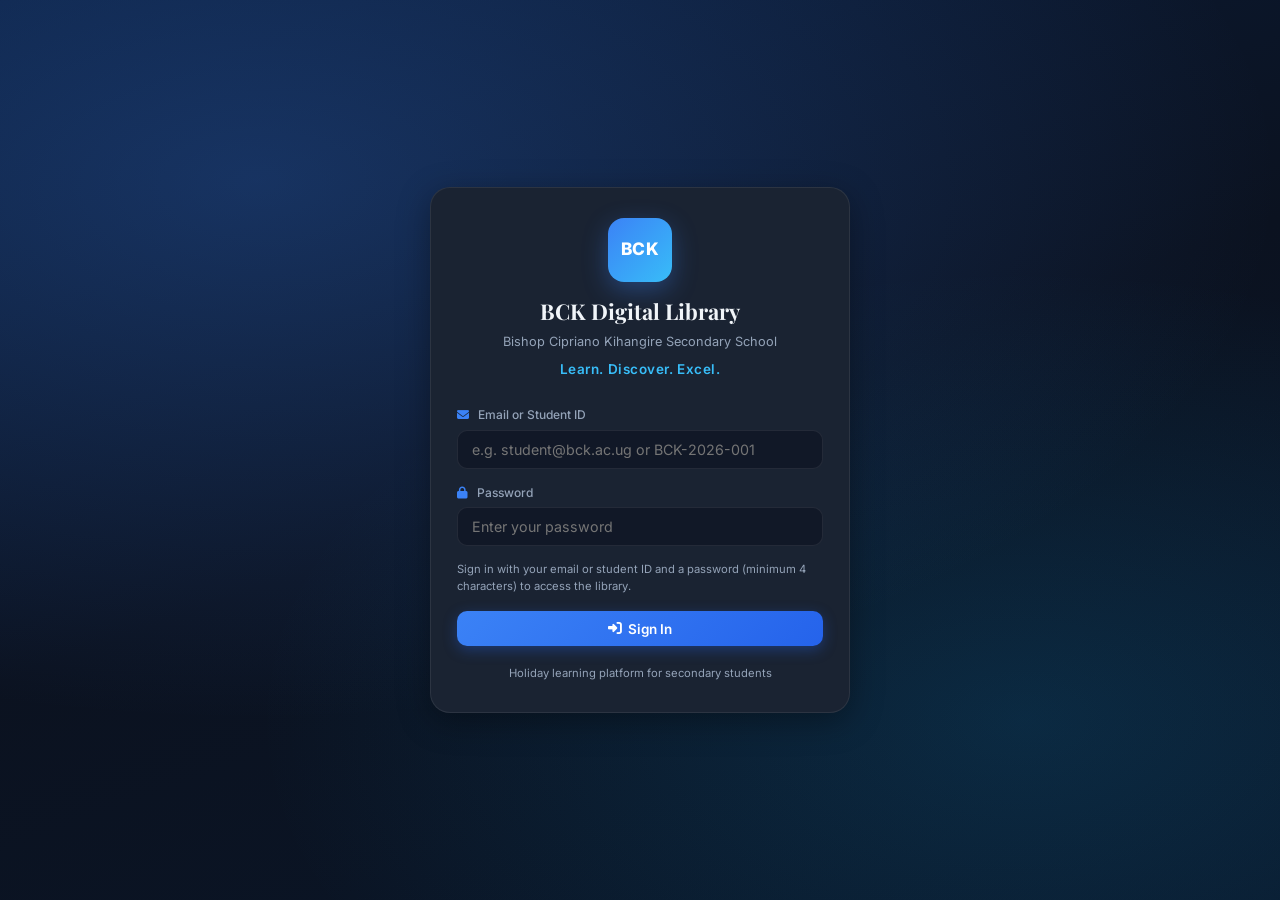
<file: BCK-Digital-Library-Single.html>
<!DOCTYPE html>
<html lang="en">
<head>
  <meta charset="UTF-8" />
  <meta name="viewport" content="width=device-width, initial-scale=1.0, viewport-fit=cover" />
  <meta name="description" content="BCK Digital Library – Bishop Cipriano Kihangire Secondary School. Textbooks, exams, courses and study media. Learn. Discover. Excel." />
  <meta name="theme-color" content="#0b1d3a" />
  <meta name="mobile-web-app-capable" content="yes" />
  <meta name="apple-mobile-web-app-capable" content="yes" />
  <meta name="apple-mobile-web-app-status-bar-style" content="black-translucent" />
  <meta name="apple-mobile-web-app-title" content="BCK Library" />

  <!-- Open Graph / WhatsApp / Facebook preview -->
  <meta property="og:type" content="website" />
  <meta property="og:site_name" content="BCK Digital Library" />
  <meta property="og:title" content="BCK Digital Library | Bishop Cipriano Kihangire SS" />
  <meta property="og:description" content="Learn. Discover. Excel. Textbooks, online exams, study media and holiday courses for secondary students." />
  <meta property="og:image" content="https://victorfejha-hash.github.io/Bck-digital-library/assets/og-image.png" />
  <meta property="og:image:secure_url" content="https://victorfejha-hash.github.io/Bck-digital-library/assets/og-image.png" />
  <meta property="og:image:type" content="image/png" />
  <meta property="og:image:width" content="1200" />
  <meta property="og:image:height" content="630" />
  <meta property="og:image:alt" content="BCK Digital Library" />
  <meta property="og:url" content="https://victorfejha-hash.github.io/Bck-digital-library/" />

  <!-- Twitter / X card -->
  <meta name="twitter:card" content="summary_large_image" />
  <meta name="twitter:title" content="BCK Digital Library" />
  <meta name="twitter:description" content="Bishop Cipriano Kihangire Secondary School – digital library, exams and courses." />
  <meta name="twitter:image" content="https://victorfejha-hash.github.io/Bck-digital-library/assets/og-image.png" />

  <link rel="manifest" href="manifest.json" />
  <link rel="icon" type="image/png" sizes="192x192" href="assets/icon-192.png" />
  <link rel="apple-touch-icon" href="assets/icon-192.png" />
  <title>BCK Digital Library | Bishop Cipriano Kihangire Secondary School</title>
  <link rel="preconnect" href="https://fonts.googleapis.com" />
  <link rel="preconnect" href="https://fonts.gstatic.com" crossorigin />
  <link href="https://fonts.googleapis.com/css2?family=Inter:wght@400;500;600;700;800&family=Playfair+Display:wght@600;700&display=swap" rel="stylesheet" />
  <link rel="stylesheet" href="https://cdnjs.cloudflare.com/ajax/libs/font-awesome/6.5.1/css/all.min.css" crossorigin="anonymous" referrerpolicy="no-referrer" />
<style>
/* ============================================================
   BCK Digital Library – Professional Web Application
   Bishop Cipriano Kihangire Secondary School
   Developed by VYRNOX / VICt-n3r / MATAA
   ============================================================ */

:root {
  --bg: #0b1220;
  --bg-elevated: #111827;
  --surface: #1a2332;
  --surface-2: #243044;
  --border: rgba(255,255,255,.08);
  --text: #f1f5f9;
  --muted: #94a3b8;
  --primary: #3b82f6;
  --primary-dim: #2563eb;
  --accent: #38bdf8;
  --gold: #f59e0b;
  --success: #10b981;
  --danger: #ef4444;
  --radius: 14px;
  --radius-sm: 10px;
  --shadow: 0 8px 32px rgba(0,0,0,.35);
  --font: 'Inter', system-ui, sans-serif;
  --display: 'Playfair Display', Georgia, serif;
  --sidebar: 260px;
  --topbar: 64px;
  --bottom: 68px;
  --transition: .28s cubic-bezier(.4,0,.2,1);
}

[data-theme="light"] {
  --bg: #f0f4f8;
  --bg-elevated: #ffffff;
  --surface: #ffffff;
  --surface-2: #e8eef5;
  --border: rgba(15,23,42,.1);
  --text: #0f172a;
  --muted: #64748b;
  --primary: #1d4ed8;
  --primary-dim: #1e40af;
  --accent: #0284c7;
  --shadow: 0 8px 32px rgba(15,23,42,.08);
}

*, *::before, *::after { box-sizing: border-box; margin: 0; padding: 0; }
html { font-size: 15px; scroll-behavior: smooth; }
body {
  font-family: var(--font);
  background: var(--bg);
  color: var(--text);
  line-height: 1.55;
  min-height: 100vh;
  overflow-x: hidden;
}
button, input, select { font-family: inherit; }
a { color: inherit; }

.hidden { display: none !important; }

/* ---------- Animations ---------- */
@keyframes fadeUp {
  from { opacity: 0; transform: translateY(18px); }
  to { opacity: 1; transform: translateY(0); }
}
@keyframes fadeIn {
  from { opacity: 0; }
  to { opacity: 1; }
}
@keyframes scaleIn {
  from { opacity: 0; transform: scale(.96); }
  to { opacity: 1; transform: scale(1); }
}
.animate-in { animation: fadeUp .5s ease both; }

/* ---------- Login ---------- */
.login-screen {
  min-height: 100vh;
  display: flex;
  align-items: center;
  justify-content: center;
  padding: 1.5rem;
  position: relative;
}
.login-bg {
  position: absolute;
  inset: 0;
  background:
    radial-gradient(ellipse 80% 60% at 20% 20%, rgba(59,130,246,.25), transparent),
    radial-gradient(ellipse 60% 50% at 80% 80%, rgba(14,165,233,.15), transparent),
    linear-gradient(160deg, #0b1d3a 0%, #0b1220 50%, #0a1628 100%);
  z-index: 0;
}
.login-card {
  position: relative;
  z-index: 1;
  width: 100%;
  max-width: 420px;
  background: var(--surface);
  border: 1px solid var(--border);
  border-radius: 20px;
  padding: 2rem 1.75rem;
  box-shadow: var(--shadow);
}
.login-logo { text-align: center; margin-bottom: 1.75rem; }
.logo-mark {
  width: 64px; height: 64px;
  margin: 0 auto .85rem;
  background: linear-gradient(135deg, var(--primary), var(--accent));
  color: #fff;
  border-radius: 16px;
  display: flex;
  align-items: center;
  justify-content: center;
  font-weight: 800;
  font-size: 1.15rem;
  letter-spacing: .02em;
  box-shadow: 0 8px 24px rgba(59,130,246,.35);
}
.logo-mark.sm { width: 40px; height: 40px; font-size: .8rem; border-radius: 10px; margin: 0; }
.logo-mark.lg { width: 72px; height: 72px; font-size: 1.25rem; margin: 0 auto 1rem; }
.login-logo h1 {
  font-family: var(--display);
  font-size: 1.45rem;
  font-weight: 700;
  margin-bottom: .25rem;
}
.login-school { color: var(--muted); font-size: .85rem; }
.login-tagline {
  margin-top: .5rem;
  color: var(--accent);
  font-weight: 600;
  font-size: .9rem;
  letter-spacing: .04em;
}
.login-form .form-group { margin-bottom: 1rem; }
.login-form label {
  display: block;
  font-size: .8rem;
  font-weight: 500;
  color: var(--muted);
  margin-bottom: .35rem;
}
.login-form label i { margin-right: .35rem; color: var(--primary); }
.login-form input {
  width: 100%;
  padding: .7rem 1rem;
  border: 1px solid var(--border);
  border-radius: var(--radius-sm);
  background: var(--bg-elevated);
  color: var(--text);
  font-size: .95rem;
  transition: border-color var(--transition), box-shadow var(--transition);
}
.login-form input:focus {
  outline: none;
  border-color: var(--primary);
  box-shadow: 0 0 0 3px rgba(59,130,246,.25);
}
.login-hint {
  font-size: .75rem;
  color: var(--muted);
  margin-bottom: 1rem;
}
.login-footer {
  text-align: center;
  margin-top: 1.25rem;
  font-size: .75rem;
  color: var(--muted);
}

/* ---------- Buttons ---------- */
.btn {
  display: inline-flex;
  align-items: center;
  justify-content: center;
  gap: .45rem;
  padding: .65rem 1.15rem;
  border-radius: var(--radius-sm);
  font-size: .9rem;
  font-weight: 600;
  border: none;
  cursor: pointer;
  transition: transform .15s, background var(--transition), box-shadow var(--transition);
}
.btn:active { transform: scale(.98); }
.btn-primary {
  background: linear-gradient(135deg, var(--primary), var(--primary-dim));
  color: #fff;
  box-shadow: 0 4px 14px rgba(37,99,235,.35);
}
.btn-primary:hover { filter: brightness(1.08); }
.btn-outline-light {
  background: transparent;
  border: 1px solid rgba(255,255,255,.45);
  color: #fff;
}
.btn-outline-light:hover { background: rgba(255,255,255,.1); }
.btn-ghost {
  background: transparent;
  color: var(--muted);
  border: 1px solid var(--border);
}
.btn-ghost:hover { color: var(--text); background: var(--surface-2); }
.btn-block { width: 100%; }
.btn-sm { padding: .4rem .75rem; font-size: .8rem; }

/* ---------- App shell ---------- */
.app-shell {
  display: flex;
  min-height: 100vh;
}
.sidebar {
  width: var(--sidebar);
  background: var(--surface);
  border-right: 1px solid var(--border);
  position: fixed;
  top: 0; left: 0; bottom: 0;
  z-index: 100;
  display: flex;
  flex-direction: column;
  transition: transform var(--transition);
}
.sidebar-brand {
  display: flex;
  align-items: center;
  gap: .75rem;
  padding: 1.15rem 1rem;
  border-bottom: 1px solid var(--border);
}
.sidebar-brand strong { display: block; font-size: .9rem; }
.sidebar-brand small { color: var(--muted); font-size: .7rem; }
.sidebar-nav {
  flex: 1;
  padding: .85rem .65rem;
  display: flex;
  flex-direction: column;
  gap: .2rem;
}
.nav-item {
  display: flex;
  align-items: center;
  gap: .75rem;
  padding: .7rem 1rem;
  border: none;
  background: transparent;
  color: var(--muted);
  border-radius: var(--radius-sm);
  font-size: .9rem;
  font-weight: 500;
  cursor: pointer;
  text-align: left;
  transition: background var(--transition), color var(--transition);
}
.nav-item i { width: 1.25rem; text-align: center; }
.nav-item:hover { background: var(--surface-2); color: var(--text); }
.nav-item.active {
  background: rgba(59,130,246,.15);
  color: var(--primary);
}
.sidebar-footer {
  padding: .65rem;
  border-top: 1px solid var(--border);
}

.main {
  flex: 1;
  margin-left: var(--sidebar);
  display: flex;
  flex-direction: column;
  min-height: 100vh;
}
.topbar {
  height: var(--topbar);
  background: var(--surface);
  border-bottom: 1px solid var(--border);
  display: flex;
  align-items: center;
  gap: .85rem;
  padding: 0 1.15rem;
  position: sticky;
  top: 0;
  z-index: 50;
}
.menu-toggle {
  display: none;
  background: none;
  border: none;
  color: var(--text);
  font-size: 1.25rem;
  cursor: pointer;
}
.search-box {
  flex: 1;
  max-width: 420px;
  position: relative;
}
.search-box i {
  position: absolute;
  left: .9rem;
  top: 50%;
  transform: translateY(-50%);
  color: var(--muted);
  font-size: .9rem;
}
.search-box input {
  width: 100%;
  padding: .6rem 1rem .6rem 2.4rem;
  border: 1px solid var(--border);
  border-radius: 999px;
  background: var(--bg-elevated);
  color: var(--text);
  font-size: .9rem;
}
.search-box input:focus {
  outline: none;
  border-color: var(--primary);
}
.topbar-user {
  margin-left: auto;
  display: flex;
  align-items: center;
  gap: .6rem;
  font-size: .85rem;
  color: var(--muted);
}
.avatar {
  width: 36px; height: 36px;
  background: linear-gradient(135deg, var(--primary), var(--accent));
  color: #fff;
  border-radius: 50%;
  display: flex;
  align-items: center;
  justify-content: center;
  font-size: .9rem;
}

.content {
  padding: 1.35rem;
  flex: 1;
  padding-bottom: calc(var(--bottom) + 1.25rem);
}
.view { display: none; animation: fadeIn .35s ease; }
.view.active { display: block; }

/* ---------- Hero ---------- */
.hero {
  background:
    linear-gradient(135deg, rgba(29,78,216,.92), rgba(14,165,233,.75)),
    url("data:image/svg+xml,%3Csvg width='60' height='60' viewBox='0 0 60 60' xmlns='http://www.w3.org/2000/svg'%3E%3Cg fill='none' fill-rule='evenodd'%3E%3Cg fill='%23ffffff' fill-opacity='0.06'%3E%3Cpath d='M36 34v-4h-2v4h-4v2h4v4h2v-4h4v-2h-4zm0-30V0h-2v4h-4v2h4v4h2V6h4V4h-4zM6 34v-4H4v4H0v2h4v4h2v-4h4v-2H6zM6 4V0H4v4H0v2h4v4h2V6h4V4H6z'/%3E%3C/g%3E%3C/g%3E%3C/svg%3E");
  border-radius: var(--radius);
  padding: 2.25rem 1.75rem;
  margin-bottom: 1.75rem;
  color: #fff;
  box-shadow: var(--shadow);
}
.hero h1 {
  font-family: var(--display);
  font-size: clamp(1.5rem, 4vw, 2rem);
  margin-bottom: .35rem;
}
.hero-sub {
  font-size: 1.1rem;
  font-weight: 600;
  opacity: .95;
  margin-bottom: .5rem;
  letter-spacing: .03em;
}
.hero-desc {
  max-width: 540px;
  font-size: .92rem;
  opacity: .9;
  margin-bottom: 1.35rem;
  line-height: 1.6;
}
.hero-actions { display: flex; flex-wrap: wrap; gap: .65rem; }

.section-title {
  display: flex;
  align-items: center;
  justify-content: space-between;
  margin: 1.5rem 0 .85rem;
}
.section-title h2 { font-size: 1.15rem; font-weight: 700; }
.text-link {
  background: none;
  border: none;
  color: var(--primary);
  font-size: .9rem;
  font-weight: 600;
  cursor: pointer;
}
.text-link:hover { text-decoration: underline; }

.page-head { margin-bottom: 1.15rem; }
.page-head h1 { font-size: 1.4rem; font-weight: 700; }
.page-head p { color: var(--muted); font-size: .9rem; margin-top: .25rem; }

/* ---------- Cards ---------- */
.card-grid {
  display: grid;
  grid-template-columns: repeat(auto-fill, minmax(270px, 1fr));
  gap: 1rem;
}
.res-card {
  background: var(--surface);
  border: 1px solid var(--border);
  border-radius: var(--radius);
  padding: 1.15rem;
  display: flex;
  flex-direction: column;
  gap: .55rem;
  transition: transform var(--transition), box-shadow var(--transition), border-color var(--transition);
  animation: fadeUp .4s ease both;
}
.res-card:hover {
  transform: translateY(-3px);
  box-shadow: var(--shadow);
  border-color: rgba(59,130,246,.35);
}
.res-card h3 {
  font-size: .98rem;
  font-weight: 600;
  line-height: 1.35;
}
.res-meta {
  display: flex;
  flex-wrap: wrap;
  gap: .35rem;
}
.tag {
  display: inline-block;
  padding: .2rem .5rem;
  border-radius: 6px;
  font-size: .7rem;
  font-weight: 600;
  text-transform: uppercase;
  letter-spacing: .02em;
}
.tag-subject { background: rgba(59,130,246,.18); color: var(--primary); }
.tag-class { background: rgba(16,185,129,.15); color: var(--success); }
.tag-status { background: rgba(245,158,11,.15); color: var(--gold); }
.res-desc {
  font-size: .82rem;
  color: var(--muted);
  display: -webkit-box;
  -webkit-line-clamp: 2;
  -webkit-box-orient: vertical;
  overflow: hidden;
  flex: 1;
}
.res-actions {
  display: flex;
  flex-wrap: wrap;
  gap: .45rem;
  margin-top: .35rem;
}

.subject-row {
  display: flex;
  flex-wrap: wrap;
  gap: .5rem;
}
.chip {
  padding: .55rem 1.05rem;
  background: var(--surface);
  border: 1px solid var(--border);
  border-radius: 999px;
  font-size: .85rem;
  font-weight: 500;
  cursor: pointer;
  color: var(--text);
  transition: background var(--transition), border-color var(--transition), color var(--transition);
}
.chip:hover, .chip.active {
  background: rgba(59,130,246,.15);
  border-color: var(--primary);
  color: var(--primary);
}

.filter-bar {
  display: flex;
  flex-wrap: wrap;
  gap: .5rem;
  margin-bottom: 1.15rem;
}
.filter-bar select {
  padding: .5rem .75rem;
  border: 1px solid var(--border);
  border-radius: var(--radius-sm);
  background: var(--surface);
  color: var(--text);
  font-size: .85rem;
}

.empty-state {
  text-align: center;
  padding: 3rem 1rem;
  color: var(--muted);
}
.empty-state i { font-size: 2.5rem; margin-bottom: .75rem; opacity: .5; }
.empty-state.hidden { display: none; }

/* ---------- Courses ---------- */
.courses-grid {
  display: grid;
  grid-template-columns: repeat(auto-fill, minmax(280px, 1fr));
  gap: 1.15rem;
}
.course-card {
  background: var(--surface);
  border: 1px solid var(--border);
  border-radius: var(--radius);
  padding: 1.35rem;
  transition: transform var(--transition), box-shadow var(--transition);
}
.course-card:hover {
  transform: translateY(-4px);
  box-shadow: var(--shadow);
}
.course-icon {
  width: 48px; height: 48px;
  background: linear-gradient(135deg, var(--primary), var(--accent));
  color: #fff;
  border-radius: 12px;
  display: flex;
  align-items: center;
  justify-content: center;
  font-size: 1.2rem;
  margin-bottom: .85rem;
}
.course-card h3 { font-size: 1.05rem; margin-bottom: .4rem; }
.course-card p { font-size: .85rem; color: var(--muted); margin-bottom: .85rem; }
.course-meta {
  display: flex;
  justify-content: space-between;
  align-items: center;
  font-size: .8rem;
  color: var(--muted);
  margin-bottom: 1rem;
}
.course-meta .price {
  font-weight: 700;
  color: var(--gold);
  font-size: .95rem;
}
.payment-note {
  margin-top: 1.5rem;
  padding: 1rem 1.15rem;
  background: rgba(59,130,246,.1);
  border: 1px solid rgba(59,130,246,.25);
  border-radius: var(--radius-sm);
  font-size: .85rem;
  color: var(--muted);
}
.payment-note i { color: var(--primary); margin-right: .35rem; }

/* ---------- About ---------- */
.about-card {
  background: var(--surface);
  border: 1px solid var(--border);
  border-radius: var(--radius);
  padding: 2rem;
  max-width: 640px;
  text-align: center;
}
.about-card h2 { font-family: var(--display); margin-bottom: .35rem; }
.about-loc { color: var(--muted); font-size: .9rem; margin-bottom: 1rem; }
.about-card p { color: var(--muted); line-height: 1.65; margin-bottom: .75rem; }
.about-card hr {
  border: none;
  border-top: 1px solid var(--border);
  margin: 1.25rem 0;
}
.developers {
  font-size: 1.05rem !important;
  color: var(--text) !important;
}
.about-note { font-size: .85rem !important; }

/* ---------- Detail ---------- */
.back-link {
  background: none;
  border: none;
  color: var(--primary);
  font-size: .95rem;
  font-weight: 600;
  cursor: pointer;
  margin-bottom: 1rem;
  display: inline-flex;
  align-items: center;
  gap: .4rem;
}
.detail-panel {
  background: var(--surface);
  border: 1px solid var(--border);
  border-radius: var(--radius);
  padding: 1.75rem;
  max-width: 680px;
  animation: scaleIn .3s ease;
}
.detail-panel h1 { font-size: 1.4rem; margin-bottom: .75rem; }
.detail-actions { display: flex; flex-wrap: wrap; gap: .65rem; margin-top: 1.25rem; }

/* ---------- Modal ---------- */
.modal-overlay {
  position: fixed;
  inset: 0;
  background: rgba(0,0,0,.65);
  backdrop-filter: blur(6px);
  display: flex;
  align-items: center;
  justify-content: center;
  padding: 1.25rem;
  z-index: 300;
}
.modal {
  background: var(--surface);
  border: 1px solid var(--border);
  border-radius: 18px;
  width: 100%;
  max-width: 440px;
  padding: 1.75rem;
  position: relative;
  box-shadow: var(--shadow);
}
.modal-close {
  position: absolute;
  top: 1rem;
  right: 1rem;
  background: none;
  border: none;
  color: var(--muted);
  font-size: 1.2rem;
  cursor: pointer;
}
.modal h2 { font-size: 1.2rem; margin-bottom: .35rem; }
.pay-course-name { color: var(--accent); font-weight: 600; margin-bottom: .25rem; }
.pay-amount { margin-bottom: 1.15rem; color: var(--muted); }
.pay-amount strong { color: var(--gold); font-size: 1.15rem; }
.form-group { margin-bottom: 1rem; }
.form-group label {
  display: block;
  font-size: .8rem;
  font-weight: 500;
  color: var(--muted);
  margin-bottom: .35rem;
}
.form-group input {
  width: 100%;
  padding: .65rem .9rem;
  border: 1px solid var(--border);
  border-radius: var(--radius-sm);
  background: var(--bg-elevated);
  color: var(--text);
}
.form-group input:focus {
  outline: none;
  border-color: var(--primary);
}
.pay-methods {
  display: flex;
  flex-direction: column;
  gap: .5rem;
}
.pay-method {
  display: flex;
  align-items: center;
  gap: .65rem;
  cursor: pointer;
  padding: .65rem .85rem;
  border: 1px solid var(--border);
  border-radius: var(--radius-sm);
  transition: border-color var(--transition), background var(--transition);
}
.pay-method:has(input:checked) {
  border-color: var(--primary);
  background: rgba(59,130,246,.1);
}
.pay-method input { accent-color: var(--primary); }
.pay-logo {
  display: flex;
  align-items: center;
  gap: .5rem;
  font-weight: 600;
  font-size: .9rem;
}
.pay-logo.mtn { color: #ffcc00; }
.pay-logo.airtel { color: #e60000; }
.pay-logo.paypal { color: #003087; }
[data-theme="light"] .pay-logo.mtn { color: #b38600; }
.pay-disclaimer {
  font-size: .72rem;
  color: var(--muted);
  margin-top: .85rem;
  line-height: 1.45;
}

/* ---------- Bottom nav ---------- */
.bottom-nav {
  display: none;
  position: fixed;
  bottom: 0; left: 0; right: 0;
  height: var(--bottom);
  background: var(--surface);
  border-top: 1px solid var(--border);
  z-index: 90;
  justify-content: space-around;
  align-items: center;
  padding-bottom: env(safe-area-inset-bottom);
}
.bnav {
  flex: 1;
  display: flex;
  flex-direction: column;
  align-items: center;
  gap: .2rem;
  background: none;
  border: none;
  color: var(--muted);
  font-size: .68rem;
  cursor: pointer;
  padding: .4rem;
}
.bnav i { font-size: 1.15rem; }
.bnav.active { color: var(--primary); }

/* ---------- Toast ---------- */
.toast {
  position: fixed;
  bottom: calc(var(--bottom) + 1rem);
  left: 50%;
  transform: translateX(-50%);
  background: var(--text);
  color: var(--bg);
  padding: .75rem 1.35rem;
  border-radius: 999px;
  font-size: .875rem;
  font-weight: 500;
  z-index: 400;
  box-shadow: var(--shadow);
  animation: fadeUp .3s ease;
}
.toast.hidden { display: none; }

/* ---------- Responsive ---------- */
@media (max-width: 900px) {
  .sidebar { transform: translateX(-100%); }
  .sidebar.open { transform: translateX(0); box-shadow: var(--shadow); }
  .main { margin-left: 0; }
  .menu-toggle { display: block; }
  .bottom-nav { display: flex; }
  .card-grid { grid-template-columns: 1fr; }
  .hero { padding: 1.75rem 1.25rem; }
}
@media (min-width: 901px) {
  .content { padding-bottom: 1.35rem; }
}

/* ---------- Nav badge & icon btn ---------- */
.nav-badge {
  margin-left: auto;
  background: var(--danger);
  color: #fff;
  font-size: .65rem;
  font-weight: 700;
  min-width: 1.15rem;
  height: 1.15rem;
  border-radius: 999px;
  display: inline-flex;
  align-items: center;
  justify-content: center;
  padding: 0 .3rem;
}
.icon-btn {
  position: relative;
  background: none;
  border: none;
  color: var(--muted);
  font-size: 1.15rem;
  cursor: pointer;
  padding: .4rem;
}
.icon-btn:hover { color: var(--text); }
.dot-badge {
  position: absolute;
  top: 2px; right: 2px;
  width: 8px; height: 8px;
  background: var(--danger);
  border-radius: 50%;
}
.dot-badge.hidden { display: none; }
.page-head-actions { margin-top: .5rem; }
.muted-sm { font-size: .8rem; color: var(--muted); }

/* ---------- Exams ---------- */
.exams-list {
  display: grid;
  grid-template-columns: repeat(auto-fill, minmax(280px, 1fr));
  gap: 1rem;
}
.exam-card {
  background: var(--surface);
  border: 1px solid var(--border);
  border-radius: var(--radius);
  padding: 1.25rem;
  transition: transform var(--transition), box-shadow var(--transition);
}
.exam-card:hover { transform: translateY(-3px); box-shadow: var(--shadow); }
.exam-card h3 { font-size: 1.05rem; margin-bottom: .4rem; }
.exam-card p { font-size: .85rem; color: var(--muted); margin-bottom: .85rem; }
.exam-card .meta { font-size: .8rem; color: var(--muted); margin-bottom: .85rem; }
.exam-player {
  background: var(--surface);
  border: 1px solid var(--border);
  border-radius: var(--radius);
  padding: 1.5rem;
  max-width: 640px;
}
.exam-progress {
  height: 6px;
  background: var(--surface-2);
  border-radius: 999px;
  margin-bottom: 1.25rem;
  overflow: hidden;
}
.exam-progress-bar {
  height: 100%;
  width: 0%;
  background: linear-gradient(90deg, var(--primary), var(--accent));
  transition: width .3s ease;
}
.exam-qnum { font-size: .85rem; color: var(--muted); margin: .5rem 0 1rem; }
.exam-question { font-size: 1.1rem; font-weight: 600; margin-bottom: 1.15rem; line-height: 1.45; }
.exam-options { display: flex; flex-direction: column; gap: .55rem; margin-bottom: 1.25rem; }
.exam-opt {
  text-align: left;
  padding: .85rem 1rem;
  border: 1px solid var(--border);
  border-radius: var(--radius-sm);
  background: var(--bg-elevated);
  color: var(--text);
  cursor: pointer;
  font-size: .95rem;
  transition: border-color var(--transition), background var(--transition);
}
.exam-opt:hover { border-color: var(--primary); }
.exam-opt.selected { border-color: var(--primary); background: rgba(59,130,246,.12); }
.exam-opt.correct { border-color: var(--success); background: rgba(16,185,129,.15); }
.exam-opt.wrong { border-color: var(--danger); background: rgba(239,68,68,.12); }
.exam-nav { display: flex; justify-content: space-between; gap: .75rem; }
.exam-result {
  margin-top: 1.5rem;
  padding: 1.25rem;
  border-radius: var(--radius-sm);
  background: rgba(59,130,246,.1);
  border: 1px solid rgba(59,130,246,.25);
  text-align: center;
}
.exam-result .score { font-size: 2rem; font-weight: 800; color: var(--primary); }

/* ---------- Media ---------- */
.media-grid {
  display: grid;
  grid-template-columns: repeat(auto-fill, minmax(300px, 1fr));
  gap: 1.15rem;
}
.media-card {
  background: var(--surface);
  border: 1px solid var(--border);
  border-radius: var(--radius);
  overflow: hidden;
  transition: transform var(--transition), box-shadow var(--transition);
}
.media-card:hover { transform: translateY(-3px); box-shadow: var(--shadow); }
.media-thumb {
  position: relative;
  aspect-ratio: 16/9;
  background: #000;
}
.media-thumb iframe {
  width: 100%;
  height: 100%;
  border: none;
}
.media-body { padding: 1rem; }
.media-body h3 { font-size: .95rem; margin-bottom: .35rem; }
.media-body p { font-size: .8rem; color: var(--muted); }

/* ---------- Notifications ---------- */
.notif-list { display: flex; flex-direction: column; gap: .65rem; }
.notif-item {
  background: var(--surface);
  border: 1px solid var(--border);
  border-radius: var(--radius-sm);
  padding: 1rem 1.15rem;
  display: flex;
  gap: .85rem;
  align-items: flex-start;
  cursor: pointer;
  transition: background var(--transition);
}
.notif-item.unread { border-left: 3px solid var(--primary); background: rgba(59,130,246,.06); }
.notif-item i { color: var(--primary); margin-top: .15rem; }
.notif-item .n-body { flex: 1; }
.notif-item .n-title { font-weight: 600; font-size: .95rem; }
.notif-item .n-text { font-size: .85rem; color: var(--muted); margin-top: .2rem; }
.notif-item .n-time { font-size: .75rem; color: var(--muted); margin-top: .35rem; }

/* ---------- Contact ---------- */
.contact-grid {
  display: grid;
  grid-template-columns: repeat(auto-fill, minmax(260px, 1fr));
  gap: 1rem;
  margin-bottom: 1.75rem;
}
.contact-card {
  background: var(--surface);
  border: 1px solid var(--border);
  border-radius: var(--radius);
  padding: 1.35rem;
  text-align: center;
}
.contact-icon {
  width: 48px; height: 48px;
  margin: 0 auto .85rem;
  background: linear-gradient(135deg, var(--primary), var(--accent));
  color: #fff;
  border-radius: 12px;
  display: flex;
  align-items: center;
  justify-content: center;
  font-size: 1.15rem;
}
.contact-card h3 { font-size: 1rem; margin-bottom: .5rem; }
.contact-card p { font-size: .85rem; color: var(--muted); margin-bottom: .85rem; line-height: 1.5; }
.contact-form {
  background: var(--surface);
  border: 1px solid var(--border);
  border-radius: var(--radius);
  padding: 1.5rem;
  max-width: 520px;
}
.contact-form h3 { margin-bottom: 1rem; }
.contact-form textarea {
  width: 100%;
  padding: .65rem .9rem;
  border: 1px solid var(--border);
  border-radius: var(--radius-sm);
  background: var(--bg-elevated);
  color: var(--text);
  font-family: inherit;
  resize: vertical;
}
.contact-form textarea:focus {
  outline: none;
  border-color: var(--primary);
}
.media-grid { grid-template-columns: repeat(auto-fill, minmax(300px, 1fr)); }
@media (max-width: 900px) {
  .media-grid { grid-template-columns: 1fr; }
}

/* ---------- Splash / Loading ---------- */
.splash-screen {
  position: fixed;
  inset: 0;
  z-index: 9999;
  display: flex;
  align-items: center;
  justify-content: center;
  background:
    radial-gradient(ellipse 70% 50% at 50% 30%, rgba(59,130,246,.3), transparent),
    linear-gradient(165deg, #0b1d3a 0%, #0b1220 55%, #061018 100%);
  transition: opacity .6s ease, visibility .6s ease;
}
.splash-screen.fade-out {
  opacity: 0;
  visibility: hidden;
  pointer-events: none;
}
.splash-inner {
  text-align: center;
  padding: 2rem;
  animation: fadeUp .7s ease both;
}
.splash-mark {
  width: 88px;
  height: 88px;
  font-size: 1.5rem;
  margin: 0 auto 1.25rem;
  animation: splashPulse 1.6s ease-in-out infinite;
  box-shadow: 0 12px 40px rgba(59,130,246,.45);
}
@keyframes splashPulse {
  0%, 100% { transform: scale(1); box-shadow: 0 12px 40px rgba(59,130,246,.4); }
  50% { transform: scale(1.06); box-shadow: 0 16px 48px rgba(56,189,248,.5); }
}
.splash-title {
  font-family: var(--display);
  font-size: clamp(1.5rem, 5vw, 2rem);
  color: #fff;
  margin-bottom: .4rem;
  animation: fadeUp .7s .15s ease both;
}
.splash-sub {
  color: rgba(255,255,255,.7);
  font-size: .9rem;
  margin-bottom: 1.75rem;
  animation: fadeUp .7s .25s ease both;
}
.splash-loader {
  width: 180px;
  height: 4px;
  margin: 0 auto 1rem;
  background: rgba(255,255,255,.15);
  border-radius: 999px;
  overflow: hidden;
  animation: fadeUp .7s .35s ease both;
}
.splash-bar {
  height: 100%;
  width: 0%;
  background: linear-gradient(90deg, #3b82f6, #38bdf8, #3b82f6);
  background-size: 200% 100%;
  border-radius: 999px;
  animation: splashLoad 0.35s ease forwards, shimmer 0.7s linear infinite;
}
@keyframes splashLoad {
  0% { width: 0%; }
  100% { width: 100%; }
}
@keyframes shimmer {
  0% { background-position: 100% 0; }
  100% { background-position: -100% 0; }
}
.splash-loading {
  color: rgba(255,255,255,.55);
  font-size: .8rem;
  animation: fadeUp .7s .45s ease both;
}
.login-screen {
  animation: fadeIn .5s ease;
}
.app-shell {
  animation: fadeIn .45s ease;
}

</style>
</head>
<body>
  <!-- ==================== SPLASH / LOADING ==================== -->
  <div id="splashScreen" class="splash-screen">
    <div class="splash-inner">
      <div class="splash-logo">
        <div class="logo-mark splash-mark">BCK</div>
      </div>
      <h1 class="splash-title">BCK Digital Library</h1>
      <p class="splash-sub">Bishop Cipriano Kihangire Secondary School</p>
      <div class="splash-loader"><div class="splash-bar"></div></div>
      <p class="splash-loading">Loading your learning space…</p>
    </div>
  </div>

  <!-- ==================== LOGIN SCREEN ==================== -->
  <div id="loginScreen" class="login-screen hidden">
    <div class="login-bg"></div>
    <div class="login-card animate-in">
      <div class="login-logo">
        <div class="logo-mark">BCK</div>
        <h1>BCK Digital Library</h1>
        <p class="login-school">Bishop Cipriano Kihangire Secondary School</p>
        <p class="login-tagline">Learn. Discover. Excel.</p>
      </div>
      <form id="loginForm" class="login-form">
        <div class="form-group">
          <label for="loginEmail"><i class="fa-solid fa-envelope"></i> Email or Student ID</label>
          <input type="text" id="loginEmail" placeholder="e.g. student@bck.ac.ug or BCK-2026-001" required autocomplete="username" />
        </div>
        <div class="form-group">
          <label for="loginPass"><i class="fa-solid fa-lock"></i> Password</label>
          <input type="password" id="loginPass" placeholder="Enter your password" required autocomplete="current-password" />
        </div>
        <p class="login-hint">Sign in with your email or student ID and a password (minimum 4 characters) to access the library.</p>
        <button type="submit" class="btn btn-primary btn-block">
          <i class="fa-solid fa-right-to-bracket"></i> Sign In
        </button>
      </form>
      <p class="login-footer">Holiday learning platform for secondary students</p>
    </div>
  </div>

  <!-- ==================== APP SHELL ==================== -->
  <div id="appShell" class="app-shell hidden">
    <!-- Sidebar -->
    <aside class="sidebar" id="sidebar">
      <div class="sidebar-brand">
        <div class="logo-mark sm">BCK</div>
        <div>
          <strong>BCK Digital Library</strong>
          <small>Bishop Cipriano Kihangire SS</small>
        </div>
      </div>
      <nav class="sidebar-nav">
        <button class="nav-item active" data-view="home"><i class="fa-solid fa-house"></i> Home</button>
        <button class="nav-item" data-view="library"><i class="fa-solid fa-book-open"></i> Library</button>
        <button class="nav-item" data-view="courses"><i class="fa-solid fa-chalkboard-user"></i> Online Courses</button>
        <button class="nav-item" data-view="exams"><i class="fa-solid fa-clipboard-question"></i> Online Exams</button>
        <button class="nav-item" data-view="media"><i class="fa-solid fa-play"></i> Study Media</button>
        <button class="nav-item" data-view="saved"><i class="fa-solid fa-bookmark"></i> My Library</button>
        <button class="nav-item" data-view="notifications"><i class="fa-solid fa-bell"></i> Notifications <span class="nav-badge" id="notifBadge">0</span></button>
        <button class="nav-item" data-view="contact"><i class="fa-solid fa-envelope"></i> Contact</button>
        <button class="nav-item" data-view="about"><i class="fa-solid fa-circle-info"></i> About</button>
      </nav>
      <div class="sidebar-footer">
        <button class="nav-item hidden" id="installAppBtn"><i class="fa-solid fa-download"></i> Install App</button>
        <button class="nav-item" id="themeBtn"><i class="fa-solid fa-moon"></i> Theme</button>
        <button class="nav-item" id="logoutBtn"><i class="fa-solid fa-right-from-bracket"></i> Sign Out</button>
      </div>
    </aside>

    <div class="main">
      <header class="topbar">
        <button class="menu-toggle" id="menuToggle" aria-label="Menu"><i class="fa-solid fa-bars"></i></button>
        <div class="search-box">
          <i class="fa-solid fa-magnifying-glass"></i>
          <input type="search" id="globalSearch" placeholder="Search books, subjects, notes..." autocomplete="off" />
        </div>
        <div class="topbar-user">
          <button class="icon-btn" id="topNotifBtn" title="Notifications" data-view="notifications">
            <i class="fa-solid fa-bell"></i>
            <span class="dot-badge hidden" id="topNotifDot"></span>
          </button>
          <span id="userDisplay">Learner</span>
          <div class="avatar" id="userAvatar"><i class="fa-solid fa-user"></i></div>
        </div>
      </header>

      <main class="content">
        <!-- HOME -->
        <section id="view-home" class="view active">
          <div class="hero">
            <div class="hero-content">
              <h1>Welcome to BCK Digital Library</h1>
              <p class="hero-sub">Learn. Discover. Excel.</p>
              <p class="hero-desc">Your gateway to textbooks, revision notes, past papers and online holiday lessons — built for Bishop Cipriano Kihangire Secondary School and learners across Uganda.</p>
              <div class="hero-actions">
                <button class="btn btn-primary" data-view="library"><i class="fa-solid fa-book-open"></i> Explore Library</button>
                <button class="btn btn-outline-light" data-view="courses"><i class="fa-solid fa-chalkboard-user"></i> Book Online Courses</button>
              </div>
            </div>
          </div>
          <div class="section-title">
            <h2>Featured Resources</h2>
            <button class="text-link" data-view="library">View all <i class="fa-solid fa-arrow-right"></i></button>
          </div>
          <div class="card-grid" id="featuredGrid"></div>
          <div class="section-title">
            <h2>Browse by Subject</h2>
          </div>
          <div class="subject-row" id="subjectRow"></div>
        </section>

        <!-- LIBRARY -->
        <section id="view-library" class="view">
          <div class="page-head">
            <h1>Digital Library</h1>
            <p id="libCount">0 resources</p>
          </div>
          <div class="filter-bar">
            <select id="fSubject"><option value="">All Subjects</option></select>
            <select id="fClass"><option value="">All Classes</option></select>
            <select id="fCategory"><option value="">All Categories</option></select>
            <select id="fSort">
              <option value="newest">Newest</option>
              <option value="title">Title A–Z</option>
              <option value="subject">Subject</option>
            </select>
            <button class="btn btn-ghost" id="clearFilters"><i class="fa-solid fa-xmark"></i> Clear</button>
          </div>
          <div class="card-grid" id="libraryGrid"></div>
          <div class="empty-state hidden" id="libEmpty">
            <i class="fa-solid fa-book"></i>
            <p>No resources match your search.</p>
          </div>
        </section>

        <!-- COURSES -->
        <section id="view-courses" class="view">
          <div class="page-head">
            <h1>Online Courses & Holiday Lessons</h1>
            <p>Book live or recorded lessons with qualified teachers. Fee: <strong>50,000 UGX</strong> per course booking.</p>
          </div>
          <div class="courses-grid" id="coursesGrid">
            <article class="course-card">
              <div class="course-icon"><i class="fa-solid fa-square-root-variable"></i></div>
              <h3>Mathematics Mastery</h3>
              <p>O-Level & A-Level algebra, calculus foundations, exam techniques.</p>
              <div class="course-meta"><span><i class="fa-solid fa-clock"></i> 8 weeks</span><span class="price">50,000 UGX</span></div>
              <button class="btn btn-primary btn-block book-btn" data-course="Mathematics Mastery">Book Course</button>
            </article>
            <article class="course-card">
              <div class="course-icon"><i class="fa-solid fa-flask"></i></div>
              <h3>Science Intensive</h3>
              <p>Physics, Chemistry & Biology revision with practicals focus.</p>
              <div class="course-meta"><span><i class="fa-solid fa-clock"></i> 8 weeks</span><span class="price">50,000 UGX</span></div>
              <button class="btn btn-primary btn-block book-btn" data-course="Science Intensive">Book Course</button>
            </article>
            <article class="course-card">
              <div class="course-icon"><i class="fa-solid fa-language"></i></div>
              <h3>English & Literature</h3>
              <p>Comprehension, composition, set books and oral skills.</p>
              <div class="course-meta"><span><i class="fa-solid fa-clock"></i> 6 weeks</span><span class="price">50,000 UGX</span></div>
              <button class="btn btn-primary btn-block book-btn" data-course="English & Literature">Book Course</button>
            </article>
            <article class="course-card">
              <div class="course-icon"><i class="fa-solid fa-globe"></i></div>
              <h3>Humanities Package</h3>
              <p>History, Geography, CRE/IRE — map work and essay skills.</p>
              <div class="course-meta"><span><i class="fa-solid fa-clock"></i> 6 weeks</span><span class="price">50,000 UGX</span></div>
              <button class="btn btn-primary btn-block book-btn" data-course="Humanities Package">Book Course</button>
            </article>
            <article class="course-card">
              <div class="course-icon"><i class="fa-solid fa-laptop-code"></i></div>
              <h3>ICT & Computer Studies</h3>
              <p>Theory, practicals, and exam-focused digital skills.</p>
              <div class="course-meta"><span><i class="fa-solid fa-clock"></i> 6 weeks</span><span class="price">50,000 UGX</span></div>
              <button class="btn btn-primary btn-block book-btn" data-course="ICT & Computer Studies">Book Course</button>
            </article>
            <article class="course-card">
              <div class="course-icon"><i class="fa-solid fa-graduation-cap"></i></div>
              <h3>Exam Bootcamp</h3>
              <p>Intensive past-paper drills and marking schemes for S4 & S6.</p>
              <div class="course-meta"><span><i class="fa-solid fa-clock"></i> 4 weeks</span><span class="price">50,000 UGX</span></div>
              <button class="btn btn-primary btn-block book-btn" data-course="Exam Bootcamp">Book Course</button>
            </article>
          </div>
          <div class="payment-note">
            <i class="fa-solid fa-circle-info"></i>
            Payment is processed through MTN Mobile Money, Airtel Money, or PayPal. This demo collects booking details; live payment requires school merchant accounts in production.
          </div>
        </section>

        <!-- SAVED -->
        <section id="view-saved" class="view">
          <div class="page-head">
            <h1>My Library</h1>
            <p>Resources you have saved for quick access.</p>
          </div>
          <div class="card-grid" id="savedGrid"></div>
          <div class="empty-state" id="savedEmpty">
            <i class="fa-solid fa-bookmark"></i>
            <p>No saved resources yet. Browse the library and save what you need.</p>
            <button class="btn btn-primary" data-view="library">Go to Library</button>
          </div>
        </section>

        <!-- ONLINE EXAMS -->
        <section id="view-exams" class="view">
          <div class="page-head">
            <h1>Online Practice Exams</h1>
            <p>Test your knowledge with interactive quizzes. Scores are saved on this device.</p>
          </div>
          <div class="exams-list" id="examsList"></div>
          <div id="examPlayer" class="exam-player hidden">
            <button class="back-link" id="examBack"><i class="fa-solid fa-arrow-left"></i> Back to exams</button>
            <div class="exam-progress"><div class="exam-progress-bar" id="examProgressBar"></div></div>
            <h2 id="examTitle"></h2>
            <p class="exam-qnum" id="examQNum"></p>
            <div class="exam-question" id="examQuestion"></div>
            <div class="exam-options" id="examOptions"></div>
            <div class="exam-nav">
              <button class="btn btn-ghost" id="examPrev" disabled>Previous</button>
              <button class="btn btn-primary" id="examNext">Next</button>
            </div>
            <div id="examResult" class="exam-result hidden"></div>
          </div>
        </section>

        <!-- STUDY MEDIA -->
        <section id="view-media" class="view">
          <div class="page-head">
            <h1>Study Media</h1>
            <p>Educational tutorials and revision videos to support your learning.</p>
          </div>
          <div class="media-grid" id="mediaGrid"></div>
        </section>

        <!-- NOTIFICATIONS -->
        <section id="view-notifications" class="view">
          <div class="page-head">
            <h1>Notification Centre</h1>
            <div class="page-head-actions">
              <button class="btn btn-ghost btn-sm" id="markAllRead"><i class="fa-solid fa-check-double"></i> Mark all read</button>
            </div>
          </div>
          <div class="notif-list" id="notifList"></div>
        </section>

        <!-- CONTACT -->
        <section id="view-contact" class="view">
          <div class="page-head">
            <h1>Contact & Support</h1>
            <p>Get help, report issues, or request more information about the platform.</p>
          </div>
          <div class="contact-grid">
            <div class="contact-card">
              <div class="contact-icon"><i class="fa-solid fa-envelope"></i></div>
              <h3>Email the developers</h3>
              <p>For technical support, feature requests, or general enquiries about BCK Digital Library.</p>
              <a class="btn btn-primary" href="mailto:vyrnox74@gmail.com?subject=BCK%20Digital%20Library%20Enquiry">
                <i class="fa-solid fa-paper-plane"></i> vyrnox74@gmail.com
              </a>
            </div>
            <div class="contact-card">
              <div class="contact-icon"><i class="fa-solid fa-school"></i></div>
              <h3>School information</h3>
              <p>Bishop Cipriano Kihangire Secondary School<br>Bbiina / Luzira, Kampala, Uganda</p>
              <p class="muted-sm">For academic and enrolment matters, contact the school administration directly.</p>
            </div>
            <div class="contact-card">
              <div class="contact-icon"><i class="fa-solid fa-code"></i></div>
              <h3>Development team</h3>
              <p>Developed by <strong>VYRNOX</strong> / <strong>VICt-n3r</strong> / <strong>MATAA</strong></p>
              <a class="btn btn-ghost" href="mailto:vyrnox74@gmail.com?subject=Partnership%20-%20BCK%20Digital%20Library">
                <i class="fa-solid fa-handshake"></i> Partnership enquiry
              </a>
            </div>
          </div>
          <form id="contactForm" class="contact-form">
            <h3>Send a message</h3>
            <div class="form-group">
              <label for="cName">Your name</label>
              <input type="text" id="cName" required placeholder="Full name" />
            </div>
            <div class="form-group">
              <label for="cEmail">Your email</label>
              <input type="email" id="cEmail" required placeholder="you@email.com" />
            </div>
            <div class="form-group">
              <label for="cMsg">Message</label>
              <textarea id="cMsg" rows="4" required placeholder="How can we help?"></textarea>
            </div>
            <button type="submit" class="btn btn-primary"><i class="fa-solid fa-paper-plane"></i> Open in email client</button>
            <p class="muted-sm">This opens your email app with the message addressed to vyrnox74@gmail.com.</p>
          </form>
        </section>

        <!-- ABOUT -->
        <section id="view-about" class="view">
          <div class="page-head">
            <h1>About BCK Digital Library</h1>
          </div>
          <div class="about-card">
            <div class="logo-mark lg">BCK</div>
            <h2>Bishop Cipriano Kihangire Secondary School</h2>
            <p class="about-loc"><i class="fa-solid fa-location-dot"></i> Bbiina / Luzira, Kampala, Uganda</p>
            <p>BCK Digital Library is a centralized academic platform for textbooks, revision materials, past papers, online practice exams, study media and holiday lessons. It is designed for BCK students and learners from other schools who need reliable study tools during term and holidays.</p>
            <hr />
            <h3>Developers</h3>
            <p class="developers">Developed by <strong>VYRNOX</strong> / <strong>VICt-n3r</strong> / <strong>MATAA</strong></p>
            <p class="about-note">Resource catalogue is maintained through the Resource Spreadsheet and published as JSON. PDF access uses authorized Google Drive links. For support: <a href="mailto:vyrnox74@gmail.com">vyrnox74@gmail.com</a></p>
          </div>
        </section>

        <!-- RESOURCE DETAIL -->
        <section id="view-detail" class="view">
          <button class="back-link" id="backBtn"><i class="fa-solid fa-arrow-left"></i> Back</button>
          <div class="detail-panel" id="detailPanel"></div>
        </section>
      </main>
    </div>

    <!-- Mobile bottom nav -->
    <nav class="bottom-nav" id="bottomNav">
      <button class="bnav active" data-view="home"><i class="fa-solid fa-house"></i><span>Home</span></button>
      <button class="bnav" data-view="library"><i class="fa-solid fa-book-open"></i><span>Library</span></button>
      <button class="bnav" data-view="exams"><i class="fa-solid fa-clipboard-question"></i><span>Exams</span></button>
      <button class="bnav" data-view="media"><i class="fa-solid fa-play"></i><span>Media</span></button>
      <button class="bnav" data-view="notifications"><i class="fa-solid fa-bell"></i><span>Alerts</span></button>
    </nav>
  </div>

  <!-- ==================== PAYMENT MODAL ==================== -->
  <div id="payModal" class="modal-overlay hidden">
    <div class="modal pay-modal animate-in">
      <button class="modal-close" id="payClose"><i class="fa-solid fa-xmark"></i></button>
      <h2>Book Course</h2>
      <p class="pay-course-name" id="payCourseName">—</p>
      <p class="pay-amount">Amount: <strong>50,000 UGX</strong></p>
      <div class="form-group">
        <label>Full name</label>
        <input type="text" id="payName" placeholder="Your full name" />
      </div>
      <div class="form-group">
        <label>Phone number</label>
        <input type="tel" id="payPhone" placeholder="07XX XXX XXX" />
      </div>
      <div class="form-group">
        <label>Payment method</label>
        <div class="pay-methods">
          <label class="pay-method">
            <input type="radio" name="payMethod" value="mtn" checked />
            <span class="pay-logo mtn"><i class="fa-solid fa-mobile-screen"></i> MTN MoMo</span>
          </label>
          <label class="pay-method">
            <input type="radio" name="payMethod" value="airtel" />
            <span class="pay-logo airtel"><i class="fa-solid fa-mobile-screen"></i> Airtel Money</span>
          </label>
          <label class="pay-method">
            <input type="radio" name="payMethod" value="paypal" />
            <span class="pay-logo paypal"><i class="fa-brands fa-paypal"></i> PayPal</span>
          </label>
        </div>
      </div>
      <div id="payExtra" class="form-group">
        <label id="payExtraLabel">MTN number</label>
        <input type="text" id="payExtraInput" placeholder="07XX XXX XXX" />
      </div>
      <button class="btn btn-primary btn-block" id="paySubmit">
        <i class="fa-solid fa-lock"></i> Confirm & Pay 50,000 UGX
      </button>
      <p class="pay-disclaimer">Demo booking only. Live payments require official school merchant accounts (MTN, Airtel, PayPal).</p>
    </div>
  </div>

  <div id="toast" class="toast hidden"></div>

  <script>
  // Embedded book database (from resources.json) — single-file mode
  window.BCK_EMBEDDED_RESOURCES = [
  {
    "id": "LIB-0001",
    "title": "Free English Grammar",
    "subject": "English",
    "category": "Textbooks",
    "classLevel": "General Secondary",
    "bookType": "Textbook",
    "author": "",
    "publisher": "Sistem Dil Eğitim Merkezi",
    "description": "English grammar resource. Unverified – check licence before official use.",
    "pdfLink": "",
    "driveLink": "https://drive.google.com/file/d/1cN2GlLyFUMbzd0WfpkSq3tff2Ff8Aj5N/view?usp=drivesdk",
    "status": "Unverified",
    "dateAdded": "2026-09-26"
  },
  {
    "id": "LIB-0002",
    "title": "World History – Cultures, States, and Societies to 1500",
    "subject": "History",
    "category": "Textbooks",
    "classLevel": "A-Level",
    "bookType": "Textbook",
    "author": "",
    "publisher": "",
    "description": "World History textbook. Unverified – check licence before official use.",
    "pdfLink": "",
    "driveLink": "https://drive.google.com/file/d/1NHC8QnapYpG7hhzgahgcUK4DfqaYUzcY/view?usp=drivesdk",
    "status": "Unverified",
    "dateAdded": "2026-09-26"
  },
  {
    "id": "LIB-0003",
    "title": "School Physics – A New Textbook for High Schools and Academies",
    "subject": "Physics",
    "category": "Textbooks",
    "classLevel": "O-Level",
    "bookType": "Textbook",
    "author": "",
    "publisher": "",
    "description": "School Physics textbook. Unverified – check licence before official use.",
    "pdfLink": "",
    "driveLink": "https://drive.google.com/file/d/1PEr_G90W64XLJg1nRbdyfvCeULmxZ0Ew/view?usp=drivesdk",
    "status": "Unverified",
    "dateAdded": "2026-09-26"
  },
  {
    "id": "LIB-0004",
    "title": "S.1 Geography Notes",
    "subject": "Geography",
    "category": "Notes",
    "classLevel": "S1",
    "bookType": "Notes",
    "author": "",
    "publisher": "",
    "description": "Senior 1 Geography notes. Unverified.",
    "pdfLink": "",
    "driveLink": "https://drive.google.com/file/d/1IyDbn48-OtZ6JI1HExAC8nQQSYy-AV6T/view?usp=drivesdk",
    "status": "Unverified",
    "dateAdded": "2026-09-26"
  },
  {
    "id": "LIB-0005",
    "title": "S1 Math Notes",
    "subject": "Mathematics",
    "category": "Notes",
    "classLevel": "S1",
    "bookType": "Notes",
    "author": "",
    "publisher": "",
    "description": "Senior 1 Mathematics notes. Unverified.",
    "pdfLink": "",
    "driveLink": "https://drive.google.com/file/d/1UB79MUqnjfd9jVPRGw_nUCj24Lo9zWiQ/view?usp=drivesdk",
    "status": "Unverified",
    "dateAdded": "2026-09-26"
  },
  {
    "id": "LIB-0006",
    "title": "Physical Geography 3",
    "subject": "Geography",
    "category": "Textbooks",
    "classLevel": "A-Level",
    "bookType": "Textbook",
    "author": "",
    "publisher": "",
    "description": "Physical Geography resource. Unverified.",
    "pdfLink": "",
    "driveLink": "https://drive.google.com/file/d/1VFtS0XqCIRScJiWmRGH4pKyv8eXa-Amv/view?usp=drivesdk",
    "status": "Unverified",
    "dateAdded": "2026-09-26"
  },
  {
    "id": "LIB-0007",
    "title": "Oxford Guide to English Grammar",
    "subject": "English",
    "category": "Reference Books",
    "classLevel": "General Secondary",
    "bookType": "Reference",
    "author": "",
    "publisher": "Oxford",
    "description": "Oxford Guide to English Grammar. Unverified – check licence.",
    "pdfLink": "",
    "driveLink": "https://drive.google.com/file/d/11XBPrD_VG4JgpGSgs60TfQ84QtNMq2X5/view?usp=drivesdk",
    "status": "Unverified",
    "dateAdded": "2026-09-26"
  },
  {
    "id": "LIB-0008",
    "title": "Chemistry S1 Student Book (Cover)",
    "subject": "Chemistry",
    "category": "Textbooks",
    "classLevel": "S1",
    "bookType": "Textbook",
    "author": "",
    "publisher": "",
    "description": "Chemistry Senior 1 student book material. Unverified.",
    "pdfLink": "",
    "driveLink": "https://drive.google.com/file/d/14Ols7i7npsRICIoP2bFyUw9J4d1yKADp/view?usp=drivesdk",
    "status": "Unverified",
    "dateAdded": "2026-09-26"
  },
  {
    "id": "LIB-0009",
    "title": "NCERT Class 11 Biology",
    "subject": "Biology",
    "category": "Textbooks",
    "classLevel": "A-Level",
    "bookType": "Textbook",
    "author": "NCERT",
    "publisher": "NCERT",
    "description": "NCERT Class 11 Biology textbook. Unverified – check licence for school use.",
    "pdfLink": "",
    "driveLink": "https://drive.google.com/file/d/1sIp5iFIvw9V7ZDWOuTIkVg4ZdqxN79RY/view?usp=drivesdk",
    "status": "Unverified",
    "dateAdded": "2026-09-26"
  },
  {
    "id": "LIB-0010",
    "title": "MUC Lecture 2022",
    "subject": "General Science",
    "category": "Notes",
    "classLevel": "General Secondary",
    "bookType": "Notes",
    "author": "",
    "publisher": "",
    "description": "Lecture notes (filename: MUCLecture_2022). Unverified.",
    "pdfLink": "",
    "driveLink": "https://drive.google.com/file/d/1ADdpg7ZUgnnXyAsBKc1lijxKJwFp8N7J/view?usp=drivesdk",
    "status": "Unverified",
    "dateAdded": "2026-09-26"
  },
  {
    "id": "LIB-0011",
    "title": "Math for Accounting S5 Student Book",
    "subject": "Mathematics",
    "category": "Textbooks",
    "classLevel": "S5",
    "bookType": "Textbook",
    "author": "",
    "publisher": "",
    "description": "Mathematics for Accounting – Senior 5 Student Book. Unverified.",
    "pdfLink": "",
    "driveLink": "https://drive.google.com/file/d/1m2lr2D4j4P7_NOxvQB4h4k2s5UuTYP1x/view?usp=drivesdk",
    "status": "Unverified",
    "dateAdded": "2026-09-26"
  },
  {
    "id": "LIB-0012",
    "title": "ICT Umalusi",
    "subject": "Computer Studies / ICT",
    "category": "Textbooks",
    "classLevel": "O-Level",
    "bookType": "Textbook",
    "author": "",
    "publisher": "Umalusi",
    "description": "ICT resource (Umalusi). Unverified.",
    "pdfLink": "",
    "driveLink": "https://drive.google.com/file/d/1NfeiiTJwInw0Et_3LO4kFXQayXc9ScVO/view?usp=drivesdk",
    "status": "Unverified",
    "dateAdded": "2026-09-26"
  },
  {
    "id": "LIB-0013",
    "title": "ICT S1 Student Book",
    "subject": "Computer Studies / ICT",
    "category": "Textbooks",
    "classLevel": "S1",
    "bookType": "Textbook",
    "author": "",
    "publisher": "",
    "description": "ICT Senior 1 Student Book. Unverified.",
    "pdfLink": "",
    "driveLink": "https://drive.google.com/file/d/1Se2lQc8Dr7iV2slmldssNtpxZsCncNNf/view?usp=drivesdk",
    "status": "Unverified",
    "dateAdded": "2026-09-26"
  },
  {
    "id": "LIB-0014",
    "title": "ICT Full Notes",
    "subject": "Computer Studies / ICT",
    "category": "Notes",
    "classLevel": "General Secondary",
    "bookType": "Notes",
    "author": "",
    "publisher": "",
    "description": "Full ICT notes. Unverified.",
    "pdfLink": "",
    "driveLink": "https://drive.google.com/file/d/1kdJHmkgT1kMPnFaRnNAQ8z6RCgsubXhK/view?usp=drivesdk",
    "status": "Unverified",
    "dateAdded": "2026-09-26"
  },
  {
    "id": "LIB-0015",
    "title": "History Student Book 1",
    "subject": "History",
    "category": "Textbooks",
    "classLevel": "S1",
    "bookType": "Textbook",
    "author": "",
    "publisher": "",
    "description": "History Student Book 1. Unverified.",
    "pdfLink": "",
    "driveLink": "https://drive.google.com/file/d/1DCe680881rsPGeKjqLVeIstm6muke8FL/view?usp=drivesdk",
    "status": "Unverified",
    "dateAdded": "2026-09-26"
  },
  {
    "id": "LIB-0016",
    "title": "Geography and Environment S2 Student Book",
    "subject": "Geography",
    "category": "Textbooks",
    "classLevel": "S2",
    "bookType": "Textbook",
    "author": "",
    "publisher": "",
    "description": "Geography and Environment Senior 2 Student Book. Unverified.",
    "pdfLink": "",
    "driveLink": "https://drive.google.com/file/d/1U-_yfCC6Nv5U_Nj1dRejlei1loBHDL6m/view?usp=drivesdk",
    "status": "Unverified",
    "dateAdded": "2026-09-26"
  },
  {
    "id": "LIB-0017",
    "title": "Essential Physics 1 (Firk)",
    "subject": "Physics",
    "category": "Textbooks",
    "classLevel": "O-Level",
    "bookType": "Textbook",
    "author": "Firk",
    "publisher": "",
    "description": "Essential Physics Volume 1. Unverified.",
    "pdfLink": "",
    "driveLink": "https://drive.google.com/file/d/1b2HQVH-cYTa5zfmZXYe9rYfBfLkleUKB/view?usp=drivesdk",
    "status": "Unverified",
    "dateAdded": "2026-09-26"
  },
  {
    "id": "LIB-0018",
    "title": "English 12",
    "subject": "English",
    "category": "Textbooks",
    "classLevel": "S6",
    "bookType": "Textbook",
    "author": "",
    "publisher": "",
    "description": "English Level 12 resource. Unverified.",
    "pdfLink": "",
    "driveLink": "https://drive.google.com/file/d/1Ip03bnVsJKiUQHfNysE46n9LkQNj_xSS/view?usp=drivesdk",
    "status": "Unverified",
    "dateAdded": "2026-09-26"
  },
  {
    "id": "LIB-0019",
    "title": "Complete Chemistry for Cambridge IGCSE",
    "subject": "Chemistry",
    "category": "Textbooks",
    "classLevel": "O-Level",
    "bookType": "Textbook",
    "author": "",
    "publisher": "Cambridge",
    "description": "Complete Chemistry for Cambridge IGCSE. Unverified – check licence.",
    "pdfLink": "",
    "driveLink": "https://drive.google.com/file/d/1OqpsO9618vlV51uGSyEYqxvxSfFnwP6n/view?usp=drivesdk",
    "status": "Unverified",
    "dateAdded": "2026-09-26"
  },
  {
    "id": "LIB-0020",
    "title": "Grade 7 Chemistry Textbook",
    "subject": "Chemistry",
    "category": "Textbooks",
    "classLevel": "S1",
    "bookType": "Textbook",
    "author": "",
    "publisher": "",
    "description": "Grade 7 / lower secondary Chemistry textbook. Unverified.",
    "pdfLink": "",
    "driveLink": "https://drive.google.com/file/d/1iiJ9Bxdl8BUJ0aQfBXIHpZA2jl6oFfDH/view?usp=drivesdk",
    "status": "Unverified",
    "dateAdded": "2026-09-26"
  },
  {
    "id": "LIB-0021",
    "title": "Geography 10-12 Notes",
    "subject": "Geography",
    "category": "Notes",
    "classLevel": "A-Level",
    "bookType": "Notes",
    "author": "",
    "publisher": "",
    "description": "Geography notes for grades/levels 10-12. Unverified.",
    "pdfLink": "",
    "driveLink": "https://drive.google.com/file/d/11RpH8OkxjuQQKxpXED0eeV5etR8mahRX/view?usp=drivesdk",
    "status": "Unverified",
    "dateAdded": "2026-09-26"
  },
  {
    "id": "LIB-0022",
    "title": "Resource (hash filename 7ea759...)",
    "subject": "General Science",
    "category": "Notes",
    "classLevel": "General Secondary",
    "bookType": "Other",
    "author": "",
    "publisher": "",
    "description": "Filename was a hash. Open the link to identify the real title, then edit this record.",
    "pdfLink": "",
    "driveLink": "https://drive.google.com/file/d/14oKihoKwTF8c_FBupjSA1I0tYvcaXsY4/view?usp=drivesdk",
    "status": "Unverified",
    "dateAdded": "2026-09-26"
  }
];
  </script>

<script>
/**
 * BCK Digital Library – Full Application
 * Bishop Cipriano Kihangire Secondary School
 * Developed by VYRNOX / VICt-n3r / MATAA
 *
 * Data source: data/resources.json (exported from Resource Spreadsheet)
 * PDF open: Google Drive viewer via authorized share links
 */

(function () {
  'use strict';

  const AUTH_KEY = 'bck_auth_user';
  const SAVED_KEY = 'bck_saved_ids';
  const THEME_KEY = 'bck_app_theme';
  const BOOKINGS_KEY = 'bck_course_bookings';

  let resources = [];
  let savedIds = new Set();
  let currentView = 'home';
  let currentUser = null;
  let selectedCourse = '';

  const $ = (s) => document.querySelector(s);
  const $$ = (s) => document.querySelectorAll(s);

  function sanitize(str) {
    if (str == null) return '';
    const d = document.createElement('div');
    d.textContent = String(str);
    return d.innerHTML;
  }

  function normalizeDriveUrl(url) {
    if (!url) return '';
    const m = String(url).match(/\/file\/d\/([a-zA-Z0-9_-]+)/);
    if (m) return `https://drive.google.com/file/d/${m[1]}/view`;
    return url;
  }

  function toast(msg) {
    const el = $('#toast');
    el.textContent = msg;
    el.classList.remove('hidden');
    clearTimeout(el._t);
    el._t = setTimeout(() => el.classList.add('hidden'), 3200);
  }

  function normalizeResource(r) {
    return {
      id: r.id || '',
      title: r.title || 'Untitled',
      subject: r.subject || '',
      category: r.category || '',
      classLevel: r.classLevel || r.class || '',
      author: r.author || '',
      publisher: r.publisher || '',
      description: r.description || '',
      driveLink: r.driveLink || r.driveUrl || r.googleDrive || '',
      pdfLink: r.pdfLink || r.pdfUrl || '',
      status: r.status || r.verificationStatus || 'Unverified',
      dateAdded: r.dateAdded || ''
    };
  }

  async function loadResources() {
    try {
      let data = null;
      if (window.BCK_EMBEDDED_RESOURCES) {
        data = window.BCK_EMBEDDED_RESOURCES;
      } else {
        const res = await fetch('data/resources.json');
        if (!res.ok) throw new Error('HTTP ' + res.status);
        data = await res.json();
      }
      const raw = Array.isArray(data) ? data : (data.books || data.resources || []);
      resources = raw.map(normalizeResource);
    } catch (e) {
      console.warn('resources load failed', e);
      resources = [];
    }
    try {
      const s = localStorage.getItem(SAVED_KEY);
      if (s) savedIds = new Set(JSON.parse(s));
    } catch (_) {}
  }

  function saveSaved() {
    localStorage.setItem(SAVED_KEY, JSON.stringify([...savedIds]));
  }

  // ---------- Auth ----------
  function checkAuth() {
    try {
      const raw = localStorage.getItem(AUTH_KEY);
      if (raw) {
        currentUser = JSON.parse(raw);
        return true;
      }
    } catch (_) {}
    return false;
  }

  function login(email) {
    currentUser = {
      email: email.trim(),
      name: email.split('@')[0] || 'Learner',
      loginAt: new Date().toISOString()
    };
    localStorage.setItem(AUTH_KEY, JSON.stringify(currentUser));
    showApp();
  }

  function logout() {
    localStorage.removeItem(AUTH_KEY);
    currentUser = null;
    $('#appShell').classList.add('hidden');
    $('#loginScreen').classList.remove('hidden');
    $('#loginForm').reset();
  }

  function showApp() {
    $('#loginScreen').classList.add('hidden');
    $('#appShell').classList.remove('hidden');
    const name = currentUser?.name || 'Learner';
    $('#userDisplay').textContent = name;
    updateNotifBadge();
    showView('home');
    renderHome();
  }

  // ---------- Navigation ----------
  function showView(name) {
    currentView = name;
    $$('.view').forEach(v => v.classList.remove('active'));
    const el = $(`#view-${name}`);
    if (el) el.classList.add('active');

    $$('.nav-item[data-view], .bnav[data-view]').forEach(b => {
      b.classList.toggle('active', b.dataset.view === name);
    });
    $('#sidebar').classList.remove('open');

    if (name === 'library') renderLibrary();
    if (name === 'home') renderHome();
    if (name === 'saved') renderSaved();
    if (name === 'exams') renderExamsList();
    if (name === 'media') renderMedia();
    if (name === 'notifications') renderNotifications();
  }

  // ---------- Cards ----------
  function resourceCard(r, delay) {
    const drive = normalizeDriveUrl(r.driveLink || r.pdfLink);
    const isSaved = savedIds.has(r.id);
    const style = delay != null ? `style="animation-delay:${delay * 0.05}s"` : '';
    return `
      <article class="res-card" data-id="${sanitize(r.id)}" ${style}>
        <h3>${sanitize(r.title)}</h3>
        <div class="res-meta">
          <span class="tag tag-subject">${sanitize(r.subject || '—')}</span>
          <span class="tag tag-class">${sanitize(r.classLevel || '—')}</span>
          <span class="tag tag-status">${sanitize(r.status)}</span>
        </div>
        <p class="res-desc">${sanitize(r.description || r.category || 'Study resource')}</p>
        <div class="res-actions">
          ${drive
            ? `<a class="btn btn-primary btn-sm" href="${sanitize(drive)}" target="_blank" rel="noopener noreferrer">
                <i class="fa-solid fa-file-pdf"></i> Open PDF
              </a>`
            : `<span class="btn btn-ghost btn-sm" style="opacity:.6">No link</span>`}
          <button class="btn btn-ghost btn-sm" data-action="detail"><i class="fa-solid fa-circle-info"></i> Details</button>
          <button class="btn btn-ghost btn-sm" data-action="save">
            <i class="fa-solid fa-bookmark"></i> ${isSaved ? 'Saved' : 'Save'}
          </button>
        </div>
      </article>
    `;
  }

  function renderGrid(sel, list) {
    const el = $(sel);
    if (!el) return;
    el.innerHTML = list.map((r, i) => resourceCard(r, i)).join('');
  }

  function getSubjects() {
    return [...new Set(resources.map(r => r.subject).filter(Boolean))].sort();
  }
  function getClasses() {
    return [...new Set(resources.map(r => r.classLevel).filter(Boolean))].sort();
  }
  function getCategories() {
    return [...new Set(resources.map(r => r.category).filter(Boolean))].sort();
  }

  function renderHome() {
    renderGrid('#featuredGrid', resources.slice(0, 6));
    const row = $('#subjectRow');
    row.innerHTML = getSubjects().map(s =>
      `<button class="chip" data-subject="${sanitize(s)}">${sanitize(s)}</button>`
    ).join('');
  }

  function getFiltered() {
    const subject = $('#fSubject')?.value || '';
    const cls = $('#fClass')?.value || '';
    const cat = $('#fCategory')?.value || '';
    const sort = $('#fSort')?.value || 'newest';
    const q = ($('#globalSearch')?.value || '').trim().toLowerCase();

    let list = resources.filter(r => {
      if (subject && r.subject !== subject) return false;
      if (cls && r.classLevel !== cls) return false;
      if (cat && r.category !== cat) return false;
      if (q) {
        const hay = [r.title, r.subject, r.category, r.classLevel, r.author, r.description].join(' ').toLowerCase();
        if (!hay.includes(q)) return false;
      }
      return true;
    });

    if (sort === 'title') list.sort((a, b) => (a.title || '').localeCompare(b.title || ''));
    else if (sort === 'subject') list.sort((a, b) => (a.subject || '').localeCompare(b.subject || ''));
    else list.sort((a, b) => (b.dateAdded || '').localeCompare(a.dateAdded || ''));

    return list;
  }

  function renderLibrary() {
    const sub = $('#fSubject');
    const cls = $('#fClass');
    const cat = $('#fCategory');
    if (sub && sub.options.length <= 1) {
      getSubjects().forEach(s => sub.add(new Option(s, s)));
      getClasses().forEach(c => cls.add(new Option(c, c)));
      getCategories().forEach(c => cat.add(new Option(c, c)));
    }
    const list = getFiltered();
    $('#libCount').textContent = `${list.length} resource${list.length !== 1 ? 's' : ''}`;
    renderGrid('#libraryGrid', list);
    $('#libEmpty').classList.toggle('hidden', list.length > 0);
  }

  function renderSaved() {
    const list = resources.filter(r => savedIds.has(r.id));
    renderGrid('#savedGrid', list);
    $('#savedEmpty').style.display = list.length ? 'none' : 'block';
  }

  function showDetail(id) {
    const r = resources.find(x => x.id === id);
    if (!r) return;
    const drive = normalizeDriveUrl(r.driveLink || r.pdfLink);
    $('#detailPanel').innerHTML = `
      <h1>${sanitize(r.title)}</h1>
      <div class="res-meta" style="margin-bottom:1rem">
        <span class="tag tag-subject">${sanitize(r.subject || '—')}</span>
        <span class="tag tag-class">${sanitize(r.classLevel || '—')}</span>
        <span class="tag">${sanitize(r.category || '—')}</span>
        <span class="tag tag-status">${sanitize(r.status)}</span>
      </div>
      <p style="color:var(--muted);line-height:1.65;margin-bottom:1rem">${sanitize(r.description || 'No description available.')}</p>
      <p style="font-size:.85rem;color:var(--muted)">
        ${r.author ? 'Author: ' + sanitize(r.author) + ' · ' : ''}
        ${r.publisher ? 'Publisher: ' + sanitize(r.publisher) + ' · ' : ''}
        Added: ${sanitize(r.dateAdded || '—')}
      </p>
      <div class="detail-actions">
        ${drive
          ? `<a class="btn btn-primary" href="${sanitize(drive)}" target="_blank" rel="noopener noreferrer">
              <i class="fa-solid fa-file-pdf"></i> Open PDF in Viewer
            </a>`
          : ''}
        <button class="btn btn-ghost" data-action="save-detail" data-id="${sanitize(r.id)}">
          <i class="fa-solid fa-bookmark"></i> ${savedIds.has(r.id) ? 'Saved' : 'Save to My Library'}
        </button>
      </div>
      <p style="margin-top:1.25rem;font-size:.8rem;color:var(--muted)">
        PDFs open in Google Drive’s secure viewer. Access depends on the school’s sharing settings.
      </p>
    `;
    showView('detail');
  }

  function toggleSave(id) {
    if (savedIds.has(id)) {
      savedIds.delete(id);
      toast('Removed from My Library');
    } else {
      savedIds.add(id);
      toast('Saved to My Library');
    }
    saveSaved();
  }

  // ---------- Payment / Courses ----------
  function openPayModal(courseName) {
    selectedCourse = courseName;
    $('#payCourseName').textContent = courseName;
    $('#payName').value = currentUser?.name || '';
    $('#payPhone').value = '';
    $('#payExtraInput').value = '';
    document.querySelector('input[name="payMethod"][value="mtn"]').checked = true;
    updatePayExtra('mtn');
    $('#payModal').classList.remove('hidden');
  }

  function closePayModal() {
    $('#payModal').classList.add('hidden');
  }

  function updatePayExtra(method) {
    const label = $('#payExtraLabel');
    const input = $('#payExtraInput');
    if (method === 'mtn') {
      label.textContent = 'MTN Mobile Money number';
      input.placeholder = '077X XXX XXX';
    } else if (method === 'airtel') {
      label.textContent = 'Airtel Money number';
      input.placeholder = '070X XXX XXX';
    } else {
      label.textContent = 'PayPal email';
      input.placeholder = 'you@email.com';
    }
  }

  function submitBooking() {
    const name = $('#payName').value.trim();
    const phone = $('#payPhone').value.trim();
    const method = document.querySelector('input[name="payMethod"]:checked')?.value;
    const extra = $('#payExtraInput').value.trim();

    if (!name || name.length < 2) {
      toast('Please enter your full name');
      return;
    }
    if (!phone || phone.length < 9) {
      toast('Please enter a valid phone number');
      return;
    }
    if (!extra) {
      toast(method === 'paypal' ? 'Enter PayPal email' : 'Enter mobile money number');
      return;
    }

    const booking = {
      id: 'BK-' + Date.now(),
      course: selectedCourse,
      name,
      phone,
      method,
      account: extra,
      amount: 50000,
      currency: 'UGX',
      status: 'pending_demo',
      createdAt: new Date().toISOString(),
      user: currentUser?.email
    };

    try {
      const list = JSON.parse(localStorage.getItem(BOOKINGS_KEY) || '[]');
      list.push(booking);
      localStorage.setItem(BOOKINGS_KEY, JSON.stringify(list));
    } catch (_) {}

    closePayModal();
    toast('Booking submitted. You will be contacted to confirm payment of 50,000 UGX.');
  }

  // ---------- Notifications ----------
  const NOTIF_KEY = 'bck_notifications';
  const DEFAULT_NOTIFS = [
    { id: 'n1', title: 'Welcome to BCK Digital Library', text: 'Explore textbooks, practice exams, study media and online courses.', time: 'Just now', read: false, icon: 'fa-graduation-cap' },
    { id: 'n2', title: 'New resources available', text: 'Mathematics, Biology and Geography materials have been added to the library.', time: 'Today', read: false, icon: 'fa-book' },
    { id: 'n3', title: 'Holiday courses open', text: 'Book online lessons at 50,000 UGX via MTN MoMo, Airtel Money or PayPal.', time: 'This week', read: false, icon: 'fa-chalkboard-user' },
    { id: 'n4', title: 'Practice exams ready', text: 'Try the Mathematics and Science online quizzes to test yourself.', time: 'This week', read: false, icon: 'fa-clipboard-question' }
  ];

  function loadNotifs() {
    try {
      const raw = localStorage.getItem(NOTIF_KEY);
      if (raw) return JSON.parse(raw);
    } catch (_) {}
    localStorage.setItem(NOTIF_KEY, JSON.stringify(DEFAULT_NOTIFS));
    return [...DEFAULT_NOTIFS];
  }

  function saveNotifs(list) {
    localStorage.setItem(NOTIF_KEY, JSON.stringify(list));
    updateNotifBadge();
  }

  function updateNotifBadge() {
    const list = loadNotifs();
    const n = list.filter(x => !x.read).length;
    const badge = $('#notifBadge');
    const dot = $('#topNotifDot');
    if (badge) {
      badge.textContent = n > 0 ? String(n) : '';
      badge.style.display = n > 0 ? 'inline-flex' : 'none';
    }
    if (dot) dot.classList.toggle('hidden', n === 0);
  }

  function renderNotifications() {
    const list = loadNotifs();
    const el = $('#notifList');
    if (!list.length) {
      el.innerHTML = '<div class="empty-state"><i class="fa-solid fa-bell"></i><p>No notifications yet.</p></div>';
      return;
    }
    el.innerHTML = list.map(n => `
      <div class="notif-item ${n.read ? '' : 'unread'}" data-nid="${sanitize(n.id)}">
        <i class="fa-solid ${sanitize(n.icon || 'fa-bell')}"></i>
        <div class="n-body">
          <div class="n-title">${sanitize(n.title)}</div>
          <div class="n-text">${sanitize(n.text)}</div>
          <div class="n-time">${sanitize(n.time)}</div>
        </div>
      </div>
    `).join('');
  }

  // ---------- Online Exams ----------
  const EXAMS = [
    {
      id: 'math-basics',
      title: 'Mathematics – Algebra Basics',
      subject: 'Mathematics',
      questions: [
        { q: 'What is the value of 2x + 3 when x = 4?', options: ['8', '11', '10', '14'], answer: 1 },
        { q: 'Simplify: 3(a + 2) − a', options: ['2a + 6', '3a + 6', '2a + 2', '4a + 6'], answer: 0 },
        { q: 'Solve: x + 7 = 15', options: ['x = 7', 'x = 8', 'x = 22', 'x = 15'], answer: 1 },
        { q: 'What is 15% of 200?', options: ['20', '25', '30', '35'], answer: 2 },
        { q: 'The square root of 81 is:', options: ['7', '8', '9', '10'], answer: 2 }
      ]
    },
    {
      id: 'science-gen',
      title: 'General Science – Quick Test',
      subject: 'General Science',
      questions: [
        { q: 'Water boils at sea level at approximately:', options: ['90°C', '100°C', '110°C', '120°C'], answer: 1 },
        { q: 'Which gas do plants absorb during photosynthesis?', options: ['Oxygen', 'Nitrogen', 'Carbon dioxide', 'Hydrogen'], answer: 2 },
        { q: 'The human heart has how many chambers?', options: ['2', '3', '4', '5'], answer: 2 },
        { q: 'Force is measured in:', options: ['Watts', 'Newtons', 'Joules', 'Pascals'], answer: 1 },
        { q: 'The chemical symbol for water is:', options: ['H2O', 'CO2', 'O2', 'NaCl'], answer: 0 }
      ]
    },
    {
      id: 'english-comp',
      title: 'English – Comprehension Basics',
      subject: 'English',
      questions: [
        { q: 'A noun is a word that names:', options: ['An action', 'A person, place or thing', 'A description', 'A connection'], answer: 1 },
        { q: 'Which is a synonym of “happy”?', options: ['Sad', 'Angry', 'Joyful', 'Tired'], answer: 2 },
        { q: 'The past tense of “go” is:', options: ['Goed', 'Gone', 'Went', 'Going'], answer: 2 },
        { q: 'An adjective describes a:', options: ['Verb', 'Noun', 'Preposition', 'Conjunction'], answer: 1 },
        { q: '“Their” refers to:', options: ['Location', 'Possession', 'Time', 'Action'], answer: 1 }
      ]
    }
  ];

  let activeExam = null;
  let examIndex = 0;
  let examAnswers = [];

  function renderExamsList() {
    $('#examsList').classList.remove('hidden');
    $('#examPlayer').classList.add('hidden');
    $('#examsList').innerHTML = EXAMS.map(ex => `
      <article class="exam-card">
        <h3>${sanitize(ex.title)}</h3>
        <p>${sanitize(ex.subject)} · ${ex.questions.length} questions</p>
        <div class="meta"><i class="fa-solid fa-clock"></i> About ${ex.questions.length * 1} min</div>
        <button class="btn btn-primary btn-block start-exam" data-exam="${sanitize(ex.id)}">
          <i class="fa-solid fa-play"></i> Start Exam
        </button>
      </article>
    `).join('');
  }

  function startExam(id) {
    activeExam = EXAMS.find(e => e.id === id);
    if (!activeExam) return;
    examIndex = 0;
    examAnswers = new Array(activeExam.questions.length).fill(null);
    $('#examsList').classList.add('hidden');
    $('#examPlayer').classList.remove('hidden');
    $('#examResult').classList.add('hidden');
    $('#examTitle').textContent = activeExam.title;
    renderExamQuestion();
  }

  function renderExamQuestion() {
    const q = activeExam.questions[examIndex];
    const total = activeExam.questions.length;
    $('#examQNum').textContent = `Question ${examIndex + 1} of ${total}`;
    $('#examProgressBar').style.width = `${((examIndex + 1) / total) * 100}%`;
    $('#examQuestion').textContent = q.q;
    $('#examOptions').innerHTML = q.options.map((opt, i) => `
      <button type="button" class="exam-opt ${examAnswers[examIndex] === i ? 'selected' : ''}" data-opt="${i}">
        ${String.fromCharCode(65 + i)}. ${sanitize(opt)}
      </button>
    `).join('');
    $('#examPrev').disabled = examIndex === 0;
    $('#examNext').textContent = examIndex === total - 1 ? 'Submit' : 'Next';
  }

  function finishExam() {
    let score = 0;
    activeExam.questions.forEach((q, i) => {
      if (examAnswers[i] === q.answer) score++;
    });
    const pct = Math.round((score / activeExam.questions.length) * 100);
    $('#examResult').classList.remove('hidden');
    $('#examResult').innerHTML = `
      <div class="score">${score}/${activeExam.questions.length}</div>
      <p><strong>${pct}%</strong> — ${pct >= 70 ? 'Great work!' : pct >= 50 ? 'Keep practising.' : 'Review the topic and try again.'}</p>
      <button class="btn btn-primary" id="examRetry" style="margin-top:1rem">Try another exam</button>
    `;
    $('#examNext').disabled = true;
    try {
      const scores = JSON.parse(localStorage.getItem('bck_exam_scores') || '[]');
      scores.push({ examId: activeExam.id, score, total: activeExam.questions.length, pct, at: new Date().toISOString() });
      localStorage.setItem('bck_exam_scores', JSON.stringify(scores));
    } catch (_) {}
  }

  // ---------- Study Media (educational YouTube) ----------
  const MEDIA = [
    { title: 'Algebra Basics – What Is Algebra?', channel: 'TabletClass Math', yt: 'NybHckSEQBI', topic: 'Mathematics' },
    { title: 'Introduction to Cells – Biology', channel: 'Amoeba Sisters', yt: '8IlzKri08kk', topic: 'Biology' },
    { title: 'Newton’s Laws of Motion', channel: 'Professor Dave Explains', yt: 'CQYELiTtUs8', topic: 'Physics' },
    { title: 'Photosynthesis Explained', channel: 'Amoeba Sisters', yt: 'uixA8ZXx0KU', topic: 'Biology' },
    { title: 'English Grammar – Parts of Speech', channel: 'English with Lucy', yt: 'vdpTz1YuQyw', topic: 'English' },
    { title: 'Map Skills – Geography Basics', channel: 'Geography Now', yt: '1KieyP0WFbs', topic: 'Geography' }
  ];

  function renderMedia() {
    $('#mediaGrid').innerHTML = MEDIA.map(m => `
      <article class="media-card">
        <div class="media-thumb">
          <iframe src="https://www.youtube.com/embed/${sanitize(m.yt)}" title="${sanitize(m.title)}" allow="accelerometer; autoplay; clipboard-write; encrypted-media; gyroscope; picture-in-picture" allowfullscreen loading="lazy"></iframe>
        </div>
        <div class="media-body">
          <h3>${sanitize(m.title)}</h3>
          <p>${sanitize(m.topic)} · ${sanitize(m.channel)}</p>
        </div>
      </article>
    `).join('');
  }

  // ---------- Events ----------
  function bindEvents() {
    $('#loginForm').addEventListener('submit', (e) => {
      e.preventDefault();
      const email = $('#loginEmail').value.trim();
      const pass = $('#loginPass').value;
      if (!email || pass.length < 4) {
        toast('Enter email/ID and a password (min 4 characters)');
        return;
      }
      login(email);
      speakWelcome();
      toast('Welcome to BCK Digital Library');
    });

    $('#logoutBtn').addEventListener('click', () => {
      logout();
      toast('Signed out');
    });

    document.getElementById('installAppBtn')?.addEventListener('click', () => {
      triggerInstall();
    });

    $('#menuToggle').addEventListener('click', () => {
      $('#sidebar').classList.toggle('open');
    });

    $('#themeBtn').addEventListener('click', () => {
      const html = document.documentElement;
      const next = html.getAttribute('data-theme') === 'light' ? 'dark' : 'light';
      if (next === 'light') html.setAttribute('data-theme', 'light');
      else html.removeAttribute('data-theme');
      localStorage.setItem(THEME_KEY, next === 'light' ? 'light' : 'dark');
      const icon = $('#themeBtn').querySelector('i');
      if (icon) icon.className = next === 'light' ? 'fa-solid fa-sun' : 'fa-solid fa-moon';
    });

    $$('[data-view]').forEach(btn => {
      btn.addEventListener('click', () => {
        if (btn.dataset.view) showView(btn.dataset.view);
      });
    });

    $('#globalSearch').addEventListener('keydown', (e) => {
      if (e.key === 'Enter') {
        showView('library');
        renderLibrary();
      }
    });

    ['fSubject', 'fClass', 'fCategory', 'fSort'].forEach(id => {
      $(`#${id}`)?.addEventListener('change', renderLibrary);
    });
    $('#clearFilters')?.addEventListener('click', () => {
      $('#fSubject').value = '';
      $('#fClass').value = '';
      $('#fCategory').value = '';
      $('#fSort').value = 'newest';
      $('#globalSearch').value = '';
      renderLibrary();
    });

    document.addEventListener('click', (e) => {
      const card = e.target.closest('.res-card');
      const action = e.target.closest('[data-action]')?.dataset.action;

      if (action === 'detail' && card) showDetail(card.dataset.id);
      if (action === 'save' && card) {
        toggleSave(card.dataset.id);
        if (currentView === 'home') renderHome();
        if (currentView === 'library') renderLibrary();
        if (currentView === 'saved') renderSaved();
      }
      if (action === 'save-detail') {
        toggleSave(e.target.closest('[data-id]').dataset.id);
        showDetail(e.target.closest('[data-id]').dataset.id);
      }

      const chip = e.target.closest('.chip[data-subject]');
      if (chip) {
        showView('library');
        $('#fSubject').value = chip.dataset.subject;
        renderLibrary();
      }

      const bookBtn = e.target.closest('.book-btn');
      if (bookBtn) openPayModal(bookBtn.dataset.course);

      const startEx = e.target.closest('.start-exam');
      if (startEx) startExam(startEx.dataset.exam);

      const opt = e.target.closest('.exam-opt');
      if (opt && activeExam) {
        examAnswers[examIndex] = parseInt(opt.dataset.opt, 10);
        renderExamQuestion();
      }

      const nid = e.target.closest('.notif-item')?.dataset.nid;
      if (nid) {
        const list = loadNotifs().map(n => n.id === nid ? { ...n, read: true } : n);
        saveNotifs(list);
        renderNotifications();
      }

      if (e.target.closest('#examRetry')) {
        activeExam = null;
        renderExamsList();
      }
    });

    $('#backBtn')?.addEventListener('click', () => showView('library'));

    $('#examBack')?.addEventListener('click', () => {
      activeExam = null;
      renderExamsList();
    });
    $('#examPrev')?.addEventListener('click', () => {
      if (examIndex > 0) { examIndex--; renderExamQuestion(); }
    });
    $('#examNext')?.addEventListener('click', () => {
      if (!activeExam) return;
      if (examIndex < activeExam.questions.length - 1) {
        examIndex++;
        renderExamQuestion();
      } else {
        finishExam();
      }
    });

    $('#markAllRead')?.addEventListener('click', () => {
      const list = loadNotifs().map(n => ({ ...n, read: true }));
      saveNotifs(list);
      renderNotifications();
      toast('All notifications marked as read');
    });

    $('#contactForm')?.addEventListener('submit', (e) => {
      e.preventDefault();
      const name = $('#cName').value.trim();
      const email = $('#cEmail').value.trim();
      const msg = $('#cMsg').value.trim();
      const subject = encodeURIComponent('BCK Digital Library – Message from ' + name);
      const body = encodeURIComponent(`Name: ${name}\nEmail: ${email}\n\n${msg}`);
      window.location.href = `mailto:vyrnox74@gmail.com?subject=${subject}&body=${body}`;
      toast('Opening your email app…');
    });

    $('#payClose').addEventListener('click', closePayModal);
    $('#payModal').addEventListener('click', (e) => {
      if (e.target === $('#payModal')) closePayModal();
    });
    $$('input[name="payMethod"]').forEach(r => {
      r.addEventListener('change', () => updatePayExtra(r.value));
    });
    $('#paySubmit').addEventListener('click', submitBooking);
  }

  // ---------- Splash + Voice welcome ----------
  function speakWelcome() {
    try {
      if (!window.speechSynthesis) return;
      window.speechSynthesis.cancel();
      const utter = new SpeechSynthesisUtterance(
        'Welcome to the BCK Digital Library app'
      );
      utter.lang = 'en-US';
      utter.rate = 0.95;
      utter.pitch = 1;
      utter.volume = 1;
      const voices = window.speechSynthesis.getVoices();
      const preferred =
        voices.find(v => /en-US|en-GB/i.test(v.lang) && /Google|Microsoft|Samantha|Female/i.test(v.name)) ||
        voices.find(v => /en/i.test(v.lang));
      if (preferred) utter.voice = preferred;
      window.speechSynthesis.speak(utter);
    } catch (e) {
      console.warn('Speech not available', e);
    }
  }

  function hideSplashThenContinue() {
    const splash = $('#splashScreen');
    if (!splash) {
      afterSplash();
      return;
    }
    // Very short splash so the app feels instant
    setTimeout(() => {
      splash.classList.add('fade-out');
      setTimeout(() => {
        splash.remove();
        afterSplash();
      }, 150);
    }, 350);
  }

  function afterSplash() {
    // Try voice on load (may be blocked until user interacts on some browsers)
    speakWelcome();
    if (checkAuth()) {
      showApp();
    } else {
      $('#loginScreen').classList.remove('hidden');
      $('#appShell').classList.add('hidden');
    }
  }

  // ---------- PWA install ----------
  let deferredInstallPrompt = null;

  function registerServiceWorker() {
    if (!('serviceWorker' in navigator)) return;
    navigator.serviceWorker.register('./sw.js').catch((err) => {
      console.warn('Service worker registration failed', err);
    });
  }

  function setupInstallPrompt() {
    window.addEventListener('beforeinstallprompt', (e) => {
      e.preventDefault();
      deferredInstallPrompt = e;
      const btn = document.getElementById('installAppBtn');
      if (btn) btn.classList.remove('hidden');
    });
    window.addEventListener('appinstalled', () => {
      deferredInstallPrompt = null;
      const btn = document.getElementById('installAppBtn');
      if (btn) btn.classList.add('hidden');
      toast('BCK Digital Library installed');
    });
  }

  async function triggerInstall() {
    if (!deferredInstallPrompt) {
      toast('Use browser menu: Install app or Add to Home Screen');
      return;
    }
    deferredInstallPrompt.prompt();
    await deferredInstallPrompt.userChoice;
    deferredInstallPrompt = null;
    const btn = document.getElementById('installAppBtn');
    if (btn) btn.classList.add('hidden');
  }

  // ---------- Init ----------
  async function init() {
    const theme = localStorage.getItem(THEME_KEY);
    if (theme === 'light') document.documentElement.setAttribute('data-theme', 'light');

    if (window.speechSynthesis) {
      window.speechSynthesis.getVoices();
      window.speechSynthesis.onvoiceschanged = () => {
        window.speechSynthesis.getVoices();
      };
    }

    registerServiceWorker();
    setupInstallPrompt();

    await loadResources();
    bindEvents();
    updateNotifBadge();
    hideSplashThenContinue();
  }

  if (document.readyState === 'loading') {
    document.addEventListener('DOMContentLoaded', init);
  } else {
    init();
  }
})();

</script>
</body>
</html>
</file>
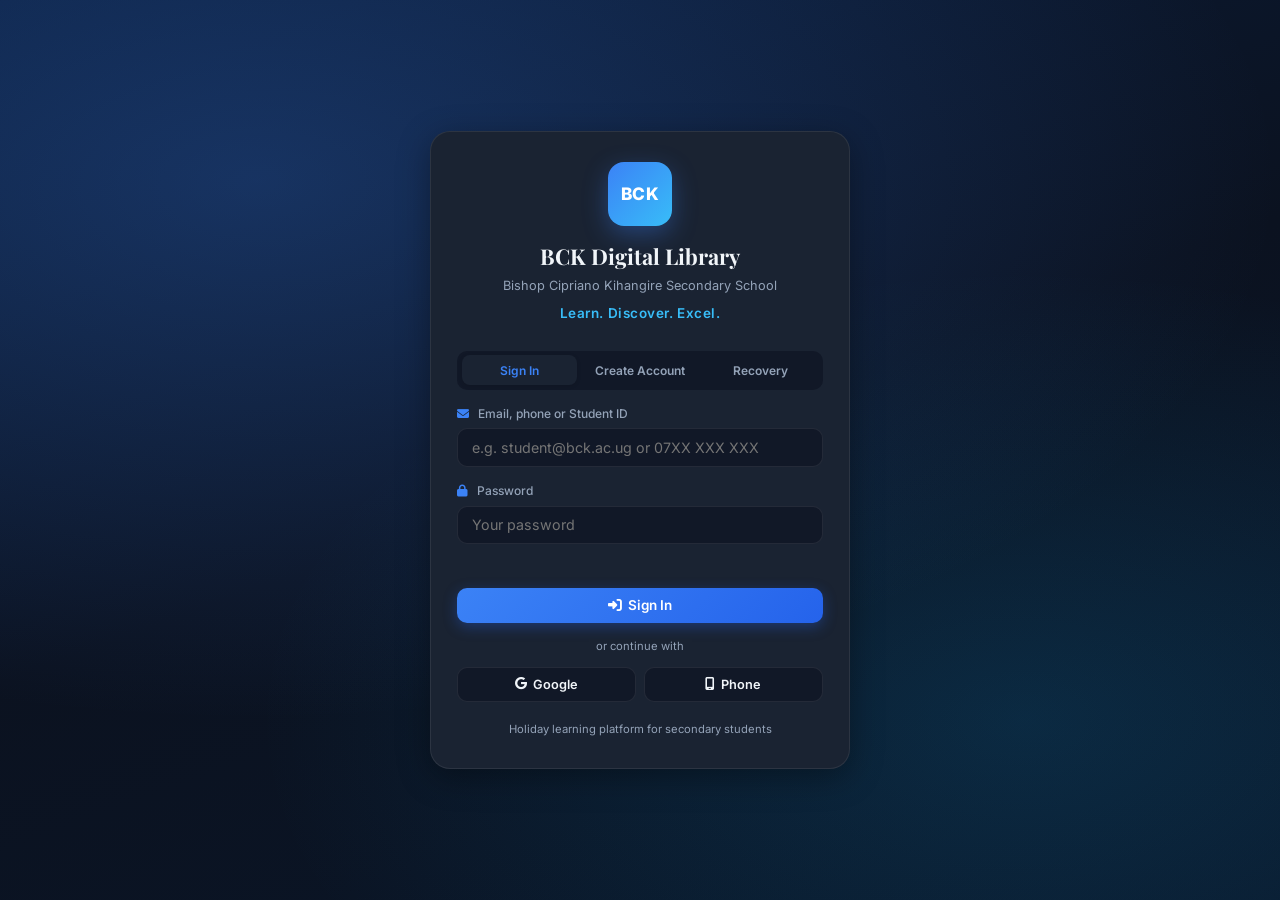
<file: assets/index-4.html>
<!DOCTYPE html>
<html lang="en">
<head>
  <meta charset="UTF-8" />
  <meta name="viewport" content="width=device-width, initial-scale=1.0, viewport-fit=cover" />
  <meta name="description" content="BCK Digital Library – Bishop Cipriano Kihangire Secondary School. Textbooks, exams, courses and study media. Learn. Discover. Excel." />
  <meta name="theme-color" content="#0b1d3a" />
  <meta name="mobile-web-app-capable" content="yes" />
  <meta name="apple-mobile-web-app-capable" content="yes" />
  <meta name="apple-mobile-web-app-status-bar-style" content="black-translucent" />
  <meta name="apple-mobile-web-app-title" content="BCK Library" />

  <!-- Open Graph / WhatsApp / Facebook preview -->
  <meta property="og:type" content="website" />
  <meta property="og:site_name" content="BCK Digital Library" />
  <meta property="og:title" content="BCK Digital Library | Bishop Cipriano Kihangire SS" />
  <meta property="og:description" content="Learn. Discover. Excel. Textbooks, online exams, study media and holiday courses for secondary students." />
  <meta property="og:image" content="https://victorfejha-hash.github.io/Bck-digital-library/assets/og-image.png" />
  <meta property="og:image:secure_url" content="https://victorfejha-hash.github.io/Bck-digital-library/assets/og-image.png" />
  <meta property="og:image:type" content="image/png" />
  <meta property="og:image:width" content="1200" />
  <meta property="og:image:height" content="630" />
  <meta property="og:image:alt" content="BCK Digital Library" />
  <meta property="og:url" content="https://victorfejha-hash.github.io/Bck-digital-library/" />

  <!-- Twitter / X card -->
  <meta name="twitter:card" content="summary_large_image" />
  <meta name="twitter:title" content="BCK Digital Library" />
  <meta name="twitter:description" content="Bishop Cipriano Kihangire Secondary School – digital library, exams and courses." />
  <meta name="twitter:image" content="https://victorfejha-hash.github.io/Bck-digital-library/assets/og-image.png" />

  <link rel="manifest" href="manifest.json" />
  <link rel="icon" type="image/png" sizes="192x192" href="assets/icon-192.png" />
  <link rel="apple-touch-icon" href="assets/icon-192.png" />
  <title>BCK Digital Library | Bishop Cipriano Kihangire Secondary School</title>
  <link rel="preconnect" href="https://fonts.googleapis.com" />
  <link rel="preconnect" href="https://fonts.gstatic.com" crossorigin />
  <link href="https://fonts.googleapis.com/css2?family=Inter:wght@400;500;600;700;800&family=Playfair+Display:wght@600;700&display=swap" rel="stylesheet" />
  <link rel="stylesheet" href="https://cdnjs.cloudflare.com/ajax/libs/font-awesome/6.5.1/css/all.min.css" crossorigin="anonymous" referrerpolicy="no-referrer" />
<style>
/* ============================================================
   BCK Digital Library – Professional Web Application
   Bishop Cipriano Kihangire Secondary School
   Developed by VYRNOX / VICt-n3r / MATAA
   ============================================================ */

:root {
  --bg: #0b1220;
  --bg-elevated: #111827;
  --surface: #1a2332;
  --surface-2: #243044;
  --border: rgba(255,255,255,.08);
  --text: #f1f5f9;
  --muted: #94a3b8;
  --primary: #3b82f6;
  --primary-dim: #2563eb;
  --accent: #38bdf8;
  --gold: #f59e0b;
  --success: #10b981;
  --danger: #ef4444;
  --radius: 14px;
  --radius-sm: 10px;
  --shadow: 0 8px 32px rgba(0,0,0,.35);
  --font: 'Inter', system-ui, sans-serif;
  --display: 'Playfair Display', Georgia, serif;
  --sidebar: 260px;
  --topbar: 64px;
  --bottom: 68px;
  --transition: .28s cubic-bezier(.4,0,.2,1);
}

[data-theme="light"] {
  --bg: #f0f4f8;
  --bg-elevated: #ffffff;
  --surface: #ffffff;
  --surface-2: #e8eef5;
  --border: rgba(15,23,42,.1);
  --text: #0f172a;
  --muted: #64748b;
  --primary: #1d4ed8;
  --primary-dim: #1e40af;
  --accent: #0284c7;
  --shadow: 0 8px 32px rgba(15,23,42,.08);
}

*, *::before, *::after { box-sizing: border-box; margin: 0; padding: 0; }
html { font-size: 15px; scroll-behavior: smooth; }
body {
  font-family: var(--font);
  background: var(--bg);
  color: var(--text);
  line-height: 1.55;
  min-height: 100vh;
  overflow-x: hidden;
}
button, input, select { font-family: inherit; }
a { color: inherit; }

.hidden { display: none !important; }

/* ---------- Animations ---------- */
@keyframes fadeUp {
  from { opacity: 0; transform: translateY(18px); }
  to { opacity: 1; transform: translateY(0); }
}
@keyframes fadeIn {
  from { opacity: 0; }
  to { opacity: 1; }
}
@keyframes scaleIn {
  from { opacity: 0; transform: scale(.96); }
  to { opacity: 1; transform: scale(1); }
}
.animate-in { animation: fadeUp .5s ease both; }

/* ---------- Login ---------- */
.login-screen {
  min-height: 100vh;
  display: flex;
  align-items: center;
  justify-content: center;
  padding: 1.5rem;
  position: relative;
}
.login-bg {
  position: absolute;
  inset: 0;
  background:
    radial-gradient(ellipse 80% 60% at 20% 20%, rgba(59,130,246,.25), transparent),
    radial-gradient(ellipse 60% 50% at 80% 80%, rgba(14,165,233,.15), transparent),
    linear-gradient(160deg, #0b1d3a 0%, #0b1220 50%, #0a1628 100%);
  z-index: 0;
}
.login-card {
  position: relative;
  z-index: 1;
  width: 100%;
  max-width: 420px;
  background: var(--surface);
  border: 1px solid var(--border);
  border-radius: 20px;
  padding: 2rem 1.75rem;
  box-shadow: var(--shadow);
}
.login-logo { text-align: center; margin-bottom: 1.75rem; }
.logo-mark {
  width: 64px; height: 64px;
  margin: 0 auto .85rem;
  background: linear-gradient(135deg, var(--primary), var(--accent));
  color: #fff;
  border-radius: 16px;
  display: flex;
  align-items: center;
  justify-content: center;
  font-weight: 800;
  font-size: 1.15rem;
  letter-spacing: .02em;
  box-shadow: 0 8px 24px rgba(59,130,246,.35);
}
.logo-mark.sm { width: 40px; height: 40px; font-size: .8rem; border-radius: 10px; margin: 0; }
.logo-mark.lg { width: 72px; height: 72px; font-size: 1.25rem; margin: 0 auto 1rem; }
.login-logo h1 {
  font-family: var(--display);
  font-size: 1.45rem;
  font-weight: 700;
  margin-bottom: .25rem;
}
.login-school { color: var(--muted); font-size: .85rem; }
.login-tagline {
  margin-top: .5rem;
  color: var(--accent);
  font-weight: 600;
  font-size: .9rem;
  letter-spacing: .04em;
}
.login-form .form-group { margin-bottom: 1rem; }
.login-form label {
  display: block;
  font-size: .8rem;
  font-weight: 500;
  color: var(--muted);
  margin-bottom: .35rem;
}
.login-form label i { margin-right: .35rem; color: var(--primary); }
.login-form input {
  width: 100%;
  padding: .7rem 1rem;
  border: 1px solid var(--border);
  border-radius: var(--radius-sm);
  background: var(--bg-elevated);
  color: var(--text);
  font-size: .95rem;
  transition: border-color var(--transition), box-shadow var(--transition);
}
.login-form input:focus {
  outline: none;
  border-color: var(--primary);
  box-shadow: 0 0 0 3px rgba(59,130,246,.25);
}
.login-hint {
  font-size: .75rem;
  color: var(--muted);
  margin-bottom: 1rem;
}
.login-footer {
  text-align: center;
  margin-top: 1.25rem;
  font-size: .75rem;
  color: var(--muted);
}

/* ---------- Buttons ---------- */
.btn {
  display: inline-flex;
  align-items: center;
  justify-content: center;
  gap: .45rem;
  padding: .65rem 1.15rem;
  border-radius: var(--radius-sm);
  font-size: .9rem;
  font-weight: 600;
  border: none;
  cursor: pointer;
  transition: transform .15s, background var(--transition), box-shadow var(--transition);
}
.btn:active { transform: scale(.98); }
.btn-primary {
  background: linear-gradient(135deg, var(--primary), var(--primary-dim));
  color: #fff;
  box-shadow: 0 4px 14px rgba(37,99,235,.35);
}
.btn-primary:hover { filter: brightness(1.08); }
.btn-outline-light {
  background: transparent;
  border: 1px solid rgba(255,255,255,.45);
  color: #fff;
}
.btn-outline-light:hover { background: rgba(255,255,255,.1); }
.btn-ghost {
  background: transparent;
  color: var(--muted);
  border: 1px solid var(--border);
}
.btn-ghost:hover { color: var(--text); background: var(--surface-2); }
.btn-block { width: 100%; }
.btn-sm { padding: .4rem .75rem; font-size: .8rem; }

/* ---------- App shell ---------- */
.app-shell {
  display: flex;
  min-height: 100vh;
}
.sidebar {
  width: var(--sidebar);
  background: var(--surface);
  border-right: 1px solid var(--border);
  position: fixed;
  top: 0; left: 0; bottom: 0;
  z-index: 100;
  display: flex;
  flex-direction: column;
  transition: transform var(--transition);
}
.sidebar-brand {
  display: flex;
  align-items: center;
  gap: .75rem;
  padding: 1.15rem 1rem;
  border-bottom: 1px solid var(--border);
}
.sidebar-brand strong { display: block; font-size: .9rem; }
.sidebar-brand small { color: var(--muted); font-size: .7rem; }
.sidebar-nav {
  flex: 1;
  padding: .85rem .65rem;
  display: flex;
  flex-direction: column;
  gap: .2rem;
}
.nav-item {
  display: flex;
  align-items: center;
  gap: .75rem;
  padding: .7rem 1rem;
  border: none;
  background: transparent;
  color: var(--muted);
  border-radius: var(--radius-sm);
  font-size: .9rem;
  font-weight: 500;
  cursor: pointer;
  text-align: left;
  transition: background var(--transition), color var(--transition);
}
.nav-item i { width: 1.25rem; text-align: center; }
.nav-item:hover { background: var(--surface-2); color: var(--text); }
.nav-item.active {
  background: rgba(59,130,246,.15);
  color: var(--primary);
}
.sidebar-footer {
  padding: .65rem;
  border-top: 1px solid var(--border);
}

.main {
  flex: 1;
  margin-left: var(--sidebar);
  display: flex;
  flex-direction: column;
  min-height: 100vh;
}
.topbar {
  height: var(--topbar);
  background: var(--surface);
  border-bottom: 1px solid var(--border);
  display: flex;
  align-items: center;
  gap: .85rem;
  padding: 0 1.15rem;
  position: sticky;
  top: 0;
  z-index: 50;
}
.menu-toggle {
  display: none;
  background: none;
  border: none;
  color: var(--text);
  font-size: 1.25rem;
  cursor: pointer;
}
.search-box {
  flex: 1;
  max-width: 420px;
  position: relative;
}
.search-box i {
  position: absolute;
  left: .9rem;
  top: 50%;
  transform: translateY(-50%);
  color: var(--muted);
  font-size: .9rem;
}
.search-box input {
  width: 100%;
  padding: .6rem 1rem .6rem 2.4rem;
  border: 1px solid var(--border);
  border-radius: 999px;
  background: var(--bg-elevated);
  color: var(--text);
  font-size: .9rem;
}
.search-box input:focus {
  outline: none;
  border-color: var(--primary);
}
.topbar-user {
  margin-left: auto;
  display: flex;
  align-items: center;
  gap: .6rem;
  font-size: .85rem;
  color: var(--muted);
}
.avatar {
  width: 36px; height: 36px;
  background: linear-gradient(135deg, var(--primary), var(--accent));
  color: #fff;
  border-radius: 50%;
  display: flex;
  align-items: center;
  justify-content: center;
  font-size: .9rem;
}

.content {
  padding: 1.35rem;
  flex: 1;
  padding-bottom: calc(var(--bottom) + 1.25rem);
}
.view { display: none; animation: fadeIn .35s ease; }
.view.active { display: block; }

/* ---------- Hero ---------- */
.hero {
  background:
    linear-gradient(135deg, rgba(29,78,216,.92), rgba(14,165,233,.75)),
    url("data:image/svg+xml,%3Csvg width='60' height='60' viewBox='0 0 60 60' xmlns='http://www.w3.org/2000/svg'%3E%3Cg fill='none' fill-rule='evenodd'%3E%3Cg fill='%23ffffff' fill-opacity='0.06'%3E%3Cpath d='M36 34v-4h-2v4h-4v2h4v4h2v-4h4v-2h-4zm0-30V0h-2v4h-4v2h4v4h2V6h4V4h-4zM6 34v-4H4v4H0v2h4v4h2v-4h4v-2H6zM6 4V0H4v4H0v2h4v4h2V6h4V4H6z'/%3E%3C/g%3E%3C/g%3E%3C/svg%3E");
  border-radius: var(--radius);
  padding: 2.25rem 1.75rem;
  margin-bottom: 1.75rem;
  color: #fff;
  box-shadow: var(--shadow);
}
.hero h1 {
  font-family: var(--display);
  font-size: clamp(1.5rem, 4vw, 2rem);
  margin-bottom: .35rem;
}
.hero-sub {
  font-size: 1.1rem;
  font-weight: 600;
  opacity: .95;
  margin-bottom: .5rem;
  letter-spacing: .03em;
}
.hero-desc {
  max-width: 540px;
  font-size: .92rem;
  opacity: .9;
  margin-bottom: 1.35rem;
  line-height: 1.6;
}
.hero-actions { display: flex; flex-wrap: wrap; gap: .65rem; }

.section-title {
  display: flex;
  align-items: center;
  justify-content: space-between;
  margin: 1.5rem 0 .85rem;
}
.section-title h2 { font-size: 1.15rem; font-weight: 700; }
.text-link {
  background: none;
  border: none;
  color: var(--primary);
  font-size: .9rem;
  font-weight: 600;
  cursor: pointer;
}
.text-link:hover { text-decoration: underline; }

.page-head { margin-bottom: 1.15rem; }
.page-head h1 { font-size: 1.4rem; font-weight: 700; }
.page-head p { color: var(--muted); font-size: .9rem; margin-top: .25rem; }

/* ---------- Cards ---------- */
.card-grid {
  display: grid;
  grid-template-columns: repeat(auto-fill, minmax(270px, 1fr));
  gap: 1rem;
}
.res-card {
  background: var(--surface);
  border: 1px solid var(--border);
  border-radius: var(--radius);
  padding: 1.15rem;
  display: flex;
  flex-direction: column;
  gap: .55rem;
  transition: transform var(--transition), box-shadow var(--transition), border-color var(--transition);
  animation: fadeUp .4s ease both;
}
.res-card:hover {
  transform: translateY(-3px);
  box-shadow: var(--shadow);
  border-color: rgba(59,130,246,.35);
}
.res-card h3 {
  font-size: .98rem;
  font-weight: 600;
  line-height: 1.35;
}
.res-meta {
  display: flex;
  flex-wrap: wrap;
  gap: .35rem;
}
.tag {
  display: inline-block;
  padding: .2rem .5rem;
  border-radius: 6px;
  font-size: .7rem;
  font-weight: 600;
  text-transform: uppercase;
  letter-spacing: .02em;
}
.tag-subject { background: rgba(59,130,246,.18); color: var(--primary); }
.tag-class { background: rgba(16,185,129,.15); color: var(--success); }
.tag-status { background: rgba(245,158,11,.15); color: var(--gold); }
.res-desc {
  font-size: .82rem;
  color: var(--muted);
  display: -webkit-box;
  -webkit-line-clamp: 2;
  -webkit-box-orient: vertical;
  overflow: hidden;
  flex: 1;
}
.res-actions {
  display: flex;
  flex-wrap: wrap;
  gap: .45rem;
  margin-top: .35rem;
}

.subject-row {
  display: flex;
  flex-wrap: wrap;
  gap: .5rem;
}
.chip {
  padding: .55rem 1.05rem;
  background: var(--surface);
  border: 1px solid var(--border);
  border-radius: 999px;
  font-size: .85rem;
  font-weight: 500;
  cursor: pointer;
  color: var(--text);
  transition: background var(--transition), border-color var(--transition), color var(--transition);
}
.chip:hover, .chip.active {
  background: rgba(59,130,246,.15);
  border-color: var(--primary);
  color: var(--primary);
}

.filter-bar {
  display: flex;
  flex-wrap: wrap;
  gap: .5rem;
  margin-bottom: 1.15rem;
}
.filter-bar select {
  padding: .5rem .75rem;
  border: 1px solid var(--border);
  border-radius: var(--radius-sm);
  background: var(--surface);
  color: var(--text);
  font-size: .85rem;
}

.empty-state {
  text-align: center;
  padding: 3rem 1rem;
  color: var(--muted);
}
.empty-state i { font-size: 2.5rem; margin-bottom: .75rem; opacity: .5; }
.empty-state.hidden { display: none; }

/* ---------- Courses ---------- */
.courses-grid {
  display: grid;
  grid-template-columns: repeat(auto-fill, minmax(280px, 1fr));
  gap: 1.15rem;
}
.course-card {
  background: var(--surface);
  border: 1px solid var(--border);
  border-radius: var(--radius);
  padding: 1.35rem;
  transition: transform var(--transition), box-shadow var(--transition);
}
.course-card:hover {
  transform: translateY(-4px);
  box-shadow: var(--shadow);
}
.course-icon {
  width: 48px; height: 48px;
  background: linear-gradient(135deg, var(--primary), var(--accent));
  color: #fff;
  border-radius: 12px;
  display: flex;
  align-items: center;
  justify-content: center;
  font-size: 1.2rem;
  margin-bottom: .85rem;
}
.course-card h3 { font-size: 1.05rem; margin-bottom: .4rem; }
.course-card p { font-size: .85rem; color: var(--muted); margin-bottom: .85rem; }
.course-meta {
  display: flex;
  justify-content: space-between;
  align-items: center;
  font-size: .8rem;
  color: var(--muted);
  margin-bottom: 1rem;
}
.course-meta .price {
  font-weight: 700;
  color: var(--gold);
  font-size: .95rem;
}
.payment-note {
  margin-top: 1.5rem;
  padding: 1rem 1.15rem;
  background: rgba(59,130,246,.1);
  border: 1px solid rgba(59,130,246,.25);
  border-radius: var(--radius-sm);
  font-size: .85rem;
  color: var(--muted);
}
.payment-note i { color: var(--primary); margin-right: .35rem; }

/* ---------- About ---------- */
.about-card {
  background: var(--surface);
  border: 1px solid var(--border);
  border-radius: var(--radius);
  padding: 2rem;
  max-width: 640px;
  text-align: center;
}
.about-card h2 { font-family: var(--display); margin-bottom: .35rem; }
.about-loc { color: var(--muted); font-size: .9rem; margin-bottom: 1rem; }
.about-card p { color: var(--muted); line-height: 1.65; margin-bottom: .75rem; }
.about-card hr {
  border: none;
  border-top: 1px solid var(--border);
  margin: 1.25rem 0;
}
.developers {
  font-size: 1.05rem !important;
  color: var(--text) !important;
}
.about-note { font-size: .85rem !important; }

/* ---------- Detail ---------- */
.back-link {
  background: none;
  border: none;
  color: var(--primary);
  font-size: .95rem;
  font-weight: 600;
  cursor: pointer;
  margin-bottom: 1rem;
  display: inline-flex;
  align-items: center;
  gap: .4rem;
}
.detail-panel {
  background: var(--surface);
  border: 1px solid var(--border);
  border-radius: var(--radius);
  padding: 1.75rem;
  max-width: 680px;
  animation: scaleIn .3s ease;
}
.detail-panel h1 { font-size: 1.4rem; margin-bottom: .75rem; }
.detail-actions { display: flex; flex-wrap: wrap; gap: .65rem; margin-top: 1.25rem; }

/* ---------- Modal ---------- */
.modal-overlay {
  position: fixed;
  inset: 0;
  background: rgba(0,0,0,.65);
  backdrop-filter: blur(6px);
  display: flex;
  align-items: center;
  justify-content: center;
  padding: 1.25rem;
  z-index: 300;
}
.modal {
  background: var(--surface);
  border: 1px solid var(--border);
  border-radius: 18px;
  width: 100%;
  max-width: 440px;
  padding: 1.75rem;
  position: relative;
  box-shadow: var(--shadow);
}
.modal-close {
  position: absolute;
  top: 1rem;
  right: 1rem;
  background: none;
  border: none;
  color: var(--muted);
  font-size: 1.2rem;
  cursor: pointer;
}
.modal h2 { font-size: 1.2rem; margin-bottom: .35rem; }
.pay-course-name { color: var(--accent); font-weight: 600; margin-bottom: .25rem; }
.pay-amount { margin-bottom: 1.15rem; color: var(--muted); }
.pay-amount strong { color: var(--gold); font-size: 1.15rem; }
.form-group { margin-bottom: 1rem; }
.form-group label {
  display: block;
  font-size: .8rem;
  font-weight: 500;
  color: var(--muted);
  margin-bottom: .35rem;
}
.form-group input {
  width: 100%;
  padding: .65rem .9rem;
  border: 1px solid var(--border);
  border-radius: var(--radius-sm);
  background: var(--bg-elevated);
  color: var(--text);
}
.form-group input:focus {
  outline: none;
  border-color: var(--primary);
}
.pay-methods {
  display: flex;
  flex-direction: column;
  gap: .5rem;
}
.pay-method {
  display: flex;
  align-items: center;
  gap: .65rem;
  cursor: pointer;
  padding: .65rem .85rem;
  border: 1px solid var(--border);
  border-radius: var(--radius-sm);
  transition: border-color var(--transition), background var(--transition);
}
.pay-method:has(input:checked) {
  border-color: var(--primary);
  background: rgba(59,130,246,.1);
}
.pay-method input { accent-color: var(--primary); }
.pay-logo {
  display: flex;
  align-items: center;
  gap: .5rem;
  font-weight: 600;
  font-size: .9rem;
}
.pay-logo.mtn { color: #ffcc00; }
.pay-logo.airtel { color: #e60000; }
.pay-logo.paypal { color: #003087; }
[data-theme="light"] .pay-logo.mtn { color: #b38600; }
.pay-disclaimer {
  font-size: .72rem;
  color: var(--muted);
  margin-top: .85rem;
  line-height: 1.45;
}

/* ---------- Bottom nav ---------- */
.bottom-nav {
  display: none;
  position: fixed;
  bottom: 0; left: 0; right: 0;
  height: var(--bottom);
  background: var(--surface);
  border-top: 1px solid var(--border);
  z-index: 90;
  justify-content: space-around;
  align-items: center;
  padding-bottom: env(safe-area-inset-bottom);
}
.bnav {
  flex: 1;
  display: flex;
  flex-direction: column;
  align-items: center;
  gap: .2rem;
  background: none;
  border: none;
  color: var(--muted);
  font-size: .68rem;
  cursor: pointer;
  padding: .4rem;
}
.bnav i { font-size: 1.15rem; }
.bnav.active { color: var(--primary); }

/* ---------- Toast ---------- */
.toast {
  position: fixed;
  bottom: calc(var(--bottom) + 1rem);
  left: 50%;
  transform: translateX(-50%);
  background: var(--text);
  color: var(--bg);
  padding: .75rem 1.35rem;
  border-radius: 999px;
  font-size: .875rem;
  font-weight: 500;
  z-index: 400;
  box-shadow: var(--shadow);
  animation: fadeUp .3s ease;
}
.toast.hidden { display: none; }

/* ---------- Responsive ---------- */
@media (max-width: 900px) {
  .sidebar { transform: translateX(-100%); }
  .sidebar.open { transform: translateX(0); box-shadow: var(--shadow); }
  .main { margin-left: 0; }
  .menu-toggle { display: block; }
  .bottom-nav { display: flex; }
  .card-grid { grid-template-columns: 1fr; }
  .hero { padding: 1.75rem 1.25rem; }
}
@media (min-width: 901px) {
  .content { padding-bottom: 1.35rem; }
}

/* ---------- Nav badge & icon btn ---------- */
.nav-badge {
  margin-left: auto;
  background: var(--danger);
  color: #fff;
  font-size: .65rem;
  font-weight: 700;
  min-width: 1.15rem;
  height: 1.15rem;
  border-radius: 999px;
  display: inline-flex;
  align-items: center;
  justify-content: center;
  padding: 0 .3rem;
}
.icon-btn {
  position: relative;
  background: none;
  border: none;
  color: var(--muted);
  font-size: 1.15rem;
  cursor: pointer;
  padding: .4rem;
}
.icon-btn:hover { color: var(--text); }
.dot-badge {
  position: absolute;
  top: 2px; right: 2px;
  width: 8px; height: 8px;
  background: var(--danger);
  border-radius: 50%;
}
.dot-badge.hidden { display: none; }
.page-head-actions { margin-top: .5rem; }
.muted-sm { font-size: .8rem; color: var(--muted); }

/* ---------- Exams ---------- */
.exams-list {
  display: grid;
  grid-template-columns: repeat(auto-fill, minmax(280px, 1fr));
  gap: 1rem;
}
.exam-card {
  background: var(--surface);
  border: 1px solid var(--border);
  border-radius: var(--radius);
  padding: 1.25rem;
  transition: transform var(--transition), box-shadow var(--transition);
}
.exam-card:hover { transform: translateY(-3px); box-shadow: var(--shadow); }
.exam-card h3 { font-size: 1.05rem; margin-bottom: .4rem; }
.exam-card p { font-size: .85rem; color: var(--muted); margin-bottom: .85rem; }
.exam-card .meta { font-size: .8rem; color: var(--muted); margin-bottom: .85rem; }
.exam-player {
  background: var(--surface);
  border: 1px solid var(--border);
  border-radius: var(--radius);
  padding: 1.5rem;
  max-width: 640px;
}
.exam-progress {
  height: 6px;
  background: var(--surface-2);
  border-radius: 999px;
  margin-bottom: 1.25rem;
  overflow: hidden;
}
.exam-progress-bar {
  height: 100%;
  width: 0%;
  background: linear-gradient(90deg, var(--primary), var(--accent));
  transition: width .3s ease;
}
.exam-qnum { font-size: .85rem; color: var(--muted); margin: .5rem 0 1rem; }
.exam-question { font-size: 1.1rem; font-weight: 600; margin-bottom: 1.15rem; line-height: 1.45; }
.exam-options { display: flex; flex-direction: column; gap: .55rem; margin-bottom: 1.25rem; }
.exam-opt {
  text-align: left;
  padding: .85rem 1rem;
  border: 1px solid var(--border);
  border-radius: var(--radius-sm);
  background: var(--bg-elevated);
  color: var(--text);
  cursor: pointer;
  font-size: .95rem;
  transition: border-color var(--transition), background var(--transition);
}
.exam-opt:hover { border-color: var(--primary); }
.exam-opt.selected { border-color: var(--primary); background: rgba(59,130,246,.12); }
.exam-opt.correct { border-color: var(--success); background: rgba(16,185,129,.15); }
.exam-opt.wrong { border-color: var(--danger); background: rgba(239,68,68,.12); }
.exam-nav { display: flex; justify-content: space-between; gap: .75rem; }
.exam-result {
  margin-top: 1.5rem;
  padding: 1.25rem;
  border-radius: var(--radius-sm);
  background: rgba(59,130,246,.1);
  border: 1px solid rgba(59,130,246,.25);
  text-align: center;
}
.exam-result .score { font-size: 2rem; font-weight: 800; color: var(--primary); }

/* ---------- Media ---------- */
.media-grid {
  display: grid;
  grid-template-columns: repeat(auto-fill, minmax(300px, 1fr));
  gap: 1.15rem;
}
.media-card {
  background: var(--surface);
  border: 1px solid var(--border);
  border-radius: var(--radius);
  overflow: hidden;
  transition: transform var(--transition), box-shadow var(--transition);
}
.media-card:hover { transform: translateY(-3px); box-shadow: var(--shadow); }
.media-thumb {
  position: relative;
  aspect-ratio: 16/9;
  background: #000;
}
.media-thumb iframe {
  width: 100%;
  height: 100%;
  border: none;
}
.media-body { padding: 1rem; }
.media-body h3 { font-size: .95rem; margin-bottom: .35rem; }
.media-body p { font-size: .8rem; color: var(--muted); }

/* ---------- Notifications ---------- */
.notif-list { display: flex; flex-direction: column; gap: .65rem; }
.notif-item {
  background: var(--surface);
  border: 1px solid var(--border);
  border-radius: var(--radius-sm);
  padding: 1rem 1.15rem;
  display: flex;
  gap: .85rem;
  align-items: flex-start;
  cursor: pointer;
  transition: background var(--transition);
}
.notif-item.unread { border-left: 3px solid var(--primary); background: rgba(59,130,246,.06); }
.notif-item i { color: var(--primary); margin-top: .15rem; }
.notif-item .n-body { flex: 1; }
.notif-item .n-title { font-weight: 600; font-size: .95rem; }
.notif-item .n-text { font-size: .85rem; color: var(--muted); margin-top: .2rem; }
.notif-item .n-time { font-size: .75rem; color: var(--muted); margin-top: .35rem; }

/* ---------- Contact ---------- */
.contact-grid {
  display: grid;
  grid-template-columns: repeat(auto-fill, minmax(260px, 1fr));
  gap: 1rem;
  margin-bottom: 1.75rem;
}
.contact-card {
  background: var(--surface);
  border: 1px solid var(--border);
  border-radius: var(--radius);
  padding: 1.35rem;
  text-align: center;
}
.contact-icon {
  width: 48px; height: 48px;
  margin: 0 auto .85rem;
  background: linear-gradient(135deg, var(--primary), var(--accent));
  color: #fff;
  border-radius: 12px;
  display: flex;
  align-items: center;
  justify-content: center;
  font-size: 1.15rem;
}
.contact-card h3 { font-size: 1rem; margin-bottom: .5rem; }
.contact-card p { font-size: .85rem; color: var(--muted); margin-bottom: .85rem; line-height: 1.5; }
.contact-form {
  background: var(--surface);
  border: 1px solid var(--border);
  border-radius: var(--radius);
  padding: 1.5rem;
  max-width: 520px;
}
.contact-form h3 { margin-bottom: 1rem; }
.contact-form textarea {
  width: 100%;
  padding: .65rem .9rem;
  border: 1px solid var(--border);
  border-radius: var(--radius-sm);
  background: var(--bg-elevated);
  color: var(--text);
  font-family: inherit;
  resize: vertical;
}
.contact-form textarea:focus {
  outline: none;
  border-color: var(--primary);
}
.media-grid { grid-template-columns: repeat(auto-fill, minmax(300px, 1fr)); }
@media (max-width: 900px) {
  .media-grid { grid-template-columns: 1fr; }
}

/* ---------- Splash / Loading ---------- */
.splash-screen {
  position: fixed;
  inset: 0;
  z-index: 9999;
  display: flex;
  align-items: center;
  justify-content: center;
  background:
    radial-gradient(ellipse 70% 50% at 50% 30%, rgba(59,130,246,.3), transparent),
    linear-gradient(165deg, #0b1d3a 0%, #0b1220 55%, #061018 100%);
  transition: opacity .6s ease, visibility .6s ease;
}
.splash-screen.fade-out {
  opacity: 0;
  visibility: hidden;
  pointer-events: none;
}
.splash-inner {
  text-align: center;
  padding: 2rem;
  animation: fadeUp .7s ease both;
}
.splash-mark {
  width: 88px;
  height: 88px;
  font-size: 1.5rem;
  margin: 0 auto 1.25rem;
  animation: splashPulse 1.6s ease-in-out infinite;
  box-shadow: 0 12px 40px rgba(59,130,246,.45);
}
@keyframes splashPulse {
  0%, 100% { transform: scale(1); box-shadow: 0 12px 40px rgba(59,130,246,.4); }
  50% { transform: scale(1.06); box-shadow: 0 16px 48px rgba(56,189,248,.5); }
}
.splash-title {
  font-family: var(--display);
  font-size: clamp(1.5rem, 5vw, 2rem);
  color: #fff;
  margin-bottom: .4rem;
  animation: fadeUp .7s .15s ease both;
}
.splash-sub {
  color: rgba(255,255,255,.7);
  font-size: .9rem;
  margin-bottom: 1.75rem;
  animation: fadeUp .7s .25s ease both;
}
.splash-loader {
  width: 180px;
  height: 4px;
  margin: 0 auto 1rem;
  background: rgba(255,255,255,.15);
  border-radius: 999px;
  overflow: hidden;
  animation: fadeUp .7s .35s ease both;
}
.splash-bar {
  height: 100%;
  width: 0%;
  background: linear-gradient(90deg, #3b82f6, #38bdf8, #3b82f6);
  background-size: 200% 100%;
  border-radius: 999px;
  animation: splashLoad 0.35s ease forwards, shimmer 0.7s linear infinite;
}
@keyframes splashLoad {
  0% { width: 0%; }
  100% { width: 100%; }
}
@keyframes shimmer {
  0% { background-position: 100% 0; }
  100% { background-position: -100% 0; }
}
.splash-loading {
  color: rgba(255,255,255,.55);
  font-size: .8rem;
  animation: fadeUp .7s .45s ease both;
}
.login-screen {
  animation: fadeIn .5s ease;
}
.app-shell {
  animation: fadeIn .45s ease;
}

/* Auth tabs & social */
.auth-tabs {
  display: flex;
  gap: .35rem;
  margin-bottom: 1rem;
  background: var(--bg-elevated);
  padding: .3rem;
  border-radius: var(--radius-sm);
}
.auth-tab {
  flex: 1;
  border: none;
  background: transparent;
  color: var(--muted);
  padding: .5rem .35rem;
  border-radius: 8px;
  font-size: .8rem;
  font-weight: 600;
  cursor: pointer;
}
.auth-tab.active {
  background: var(--surface);
  color: var(--primary);
  box-shadow: 0 1px 4px rgba(0,0,0,.12);
}
.auth-divider {
  text-align: center;
  margin: 1rem 0 .75rem;
  color: var(--muted);
  font-size: .75rem;
  position: relative;
}
.auth-divider span {
  background: var(--surface);
  padding: 0 .5rem;
  position: relative;
  z-index: 1;
}
.auth-social {
  display: flex;
  gap: .5rem;
}
.btn-social {
  flex: 1;
  background: var(--bg-elevated);
  border: 1px solid var(--border);
  color: var(--text);
  padding: .6rem;
  border-radius: var(--radius-sm);
  font-weight: 600;
  font-size: .85rem;
  cursor: pointer;
  display: inline-flex;
  align-items: center;
  justify-content: center;
  gap: .4rem;
}
.btn-social:hover { border-color: var(--primary); }
#loginError { min-height: 1.2em; color: var(--muted); }

/* Dashboard stats & rankings */
.dash-stats {
  display: flex;
  flex-wrap: wrap;
  gap: .6rem;
  margin-bottom: 1.25rem;
}
.stat-chip {
  background: var(--surface);
  border: 1px solid var(--border);
  border-radius: 999px;
  padding: .45rem .9rem;
  font-size: .85rem;
  color: var(--muted);
}
.stat-chip strong { color: var(--text); }
.stat-chip i { color: var(--primary); margin-right: .25rem; }
.rank-preview { display: flex; flex-direction: column; gap: .4rem; margin-bottom: 1.25rem; }
.rank-row {
  display: flex;
  align-items: center;
  gap: .75rem;
  background: var(--surface);
  border: 1px solid var(--border);
  border-radius: var(--radius-sm);
  padding: .65rem 1rem;
}
.rank-row.me { border-color: var(--primary); background: rgba(59,130,246,.08); }
.rank-pos {
  width: 1.75rem;
  height: 1.75rem;
  border-radius: 50%;
  background: linear-gradient(135deg, var(--primary), var(--accent));
  color: #fff;
  font-size: .8rem;
  font-weight: 700;
  display: flex;
  align-items: center;
  justify-content: center;
}
.rank-name { flex: 1; font-weight: 600; }
.rank-pts { color: var(--gold); font-weight: 700; font-size: .9rem; }
.rank-table-wrap { overflow-x: auto; }
.rank-table {
  width: 100%;
  border-collapse: collapse;
  background: var(--surface);
  border-radius: var(--radius);
  overflow: hidden;
}
.rank-table th, .rank-table td {
  padding: .75rem 1rem;
  text-align: left;
  border-bottom: 1px solid var(--border);
}
.rank-table th { color: var(--muted); font-size: .8rem; font-weight: 600; }
.rank-table tr.me { background: rgba(59,130,246,.1); }

.media-search-bar {
  display: flex;
  flex-wrap: wrap;
  gap: .6rem;
  margin-bottom: .75rem;
  align-items: center;
}
.media-search {
  flex: 1;
  min-width: 200px;
  max-width: none !important;
}

</style>
</head>
<body>
  <!-- ==================== SPLASH / LOADING ==================== -->
  <div id="splashScreen" class="splash-screen">
    <div class="splash-inner">
      <div class="splash-logo">
        <div class="logo-mark splash-mark">BCK</div>
      </div>
      <h1 class="splash-title">BCK Digital Library</h1>
      <p class="splash-sub">Bishop Cipriano Kihangire Secondary School</p>
      <div class="splash-loader"><div class="splash-bar"></div></div>
      <p class="splash-loading">Loading your learning space…</p>
    </div>
  </div>

  <!-- ==================== AUTH SCREEN ==================== -->
  <div id="loginScreen" class="login-screen hidden">
    <div class="login-bg"></div>
    <div class="login-card animate-in auth-card">
      <div class="login-logo">
        <div class="logo-mark">BCK</div>
        <h1>BCK Digital Library</h1>
        <p class="login-school">Bishop Cipriano Kihangire Secondary School</p>
        <p class="login-tagline">Learn. Discover. Excel.</p>
      </div>

      <div class="auth-tabs">
        <button type="button" class="auth-tab active" data-auth="login">Sign In</button>
        <button type="button" class="auth-tab" data-auth="register">Create Account</button>
        <button type="button" class="auth-tab" data-auth="recover">Recovery</button>
      </div>

      <!-- SIGN IN -->
      <form id="loginForm" class="login-form auth-panel" data-panel="login">
        <div class="form-group">
          <label for="loginEmail"><i class="fa-solid fa-envelope"></i> Email, phone or Student ID</label>
          <input type="text" id="loginEmail" placeholder="e.g. student@bck.ac.ug or 07XX XXX XXX" required autocomplete="username" />
        </div>
        <div class="form-group">
          <label for="loginPass"><i class="fa-solid fa-lock"></i> Password</label>
          <input type="password" id="loginPass" placeholder="Your password" required autocomplete="current-password" />
        </div>
        <p class="login-hint" id="loginError"></p>
        <button type="submit" class="btn btn-primary btn-block">
          <i class="fa-solid fa-right-to-bracket"></i> Sign In
        </button>
      </form>

      <!-- CREATE ACCOUNT -->
      <form id="registerForm" class="login-form auth-panel hidden" data-panel="register">
        <div class="form-group">
          <label for="regName"><i class="fa-solid fa-user"></i> Full name</label>
          <input type="text" id="regName" placeholder="Your full name" required />
        </div>
        <div class="form-group">
          <label for="regEmail"><i class="fa-solid fa-envelope"></i> Email</label>
          <input type="email" id="regEmail" placeholder="you@email.com" required />
        </div>
        <div class="form-group">
          <label for="regPhone"><i class="fa-solid fa-phone"></i> Phone number</label>
          <input type="tel" id="regPhone" placeholder="07XX XXX XXX" required />
        </div>
        <div class="form-group">
          <label for="regPass"><i class="fa-solid fa-lock"></i> Create password</label>
          <input type="password" id="regPass" placeholder="At least 4 characters" required minlength="4" />
        </div>
        <button type="submit" class="btn btn-primary btn-block">
          <i class="fa-solid fa-user-plus"></i> Create Account
        </button>
      </form>

      <!-- RECOVERY -->
      <form id="recoverForm" class="login-form auth-panel hidden" data-panel="recover">
        <p class="login-hint">Enter the email or phone used when you registered. We will unlock a recovery login on this device.</p>
        <div class="form-group">
          <label for="recIdentity"><i class="fa-solid fa-key"></i> Email or phone</label>
          <input type="text" id="recIdentity" placeholder="Email or phone on your account" required />
        </div>
        <div class="form-group">
          <label for="recNewPass"><i class="fa-solid fa-lock"></i> New password</label>
          <input type="password" id="recNewPass" placeholder="New password (min 4)" required minlength="4" />
        </div>
        <button type="submit" class="btn btn-primary btn-block">
          <i class="fa-solid fa-unlock"></i> Recover Account
        </button>
      </form>

      <div class="auth-divider"><span>or continue with</span></div>
      <div class="auth-social">
        <button type="button" class="btn btn-social" id="btnGoogle">
          <i class="fa-brands fa-google"></i> Google
        </button>
        <button type="button" class="btn btn-social" id="btnPhone">
          <i class="fa-solid fa-mobile-screen"></i> Phone
        </button>
      </div>
      <p class="login-footer">Holiday learning platform for secondary students</p>
    </div>
  </div>

  <!-- ==================== APP SHELL ==================== -->
  <div id="appShell" class="app-shell hidden">
    <!-- Sidebar -->
    <aside class="sidebar" id="sidebar">
      <div class="sidebar-brand">
        <div class="logo-mark sm">BCK</div>
        <div>
          <strong>BCK Digital Library</strong>
          <small>Bishop Cipriano Kihangire SS</small>
        </div>
      </div>
      <nav class="sidebar-nav">
        <button class="nav-item active" data-view="home"><i class="fa-solid fa-house"></i> Home</button>
        <button class="nav-item" data-view="library"><i class="fa-solid fa-book-open"></i> Library</button>
        <button class="nav-item" data-view="courses"><i class="fa-solid fa-chalkboard-user"></i> Online Courses</button>
        <button class="nav-item" data-view="exams"><i class="fa-solid fa-clipboard-question"></i> Online Exams</button>
        <button class="nav-item" data-view="rankings"><i class="fa-solid fa-trophy"></i> Rankings</button>
        <button class="nav-item" data-view="media"><i class="fa-solid fa-play"></i> Study Media</button>
        <button class="nav-item" data-view="saved"><i class="fa-solid fa-bookmark"></i> My Library</button>
        <button class="nav-item" data-view="notifications"><i class="fa-solid fa-bell"></i> Notifications <span class="nav-badge" id="notifBadge">0</span></button>
        <button class="nav-item" data-view="contact"><i class="fa-solid fa-envelope"></i> Contact</button>
        <button class="nav-item" data-view="about"><i class="fa-solid fa-circle-info"></i> About</button>
      </nav>
      <div class="sidebar-footer">
        <button class="nav-item hidden" id="installAppBtn"><i class="fa-solid fa-download"></i> Install App</button>
        <button class="nav-item" id="themeBtn"><i class="fa-solid fa-moon"></i> Theme</button>
        <button class="nav-item" id="logoutBtn"><i class="fa-solid fa-right-from-bracket"></i> Sign Out</button>
      </div>
    </aside>

    <div class="main">
      <header class="topbar">
        <button class="menu-toggle" id="menuToggle" aria-label="Menu"><i class="fa-solid fa-bars"></i></button>
        <div class="search-box">
          <i class="fa-solid fa-magnifying-glass"></i>
          <input type="search" id="globalSearch" placeholder="Search books, subjects, notes..." autocomplete="off" />
        </div>
        <div class="topbar-user">
          <button class="icon-btn" id="topNotifBtn" title="Notifications" data-view="notifications">
            <i class="fa-solid fa-bell"></i>
            <span class="dot-badge hidden" id="topNotifDot"></span>
          </button>
          <span id="userDisplay">Learner</span>
          <div class="avatar" id="userAvatar"><i class="fa-solid fa-user"></i></div>
        </div>
      </header>

      <main class="content">
        <!-- HOME -->
        <section id="view-home" class="view active">
          <div class="hero">
            <div class="hero-content">
              <h1>Welcome to BCK Digital Library</h1>
              <p class="hero-sub">Learn. Discover. Excel.</p>
              <p class="hero-desc">Your gateway to textbooks, revision notes, past papers and online holiday lessons — built for Bishop Cipriano Kihangire Secondary School and learners across Uganda.</p>
              <div class="hero-actions">
                <button class="btn btn-primary" data-view="library"><i class="fa-solid fa-book-open"></i> Explore Library</button>
                <button class="btn btn-outline-light" data-view="courses"><i class="fa-solid fa-chalkboard-user"></i> Book Online Courses</button>
              </div>
            </div>
          </div>
          <div class="dash-stats" id="dashStats"></div>
          <div class="section-title">
            <h2>Leaderboard</h2>
            <button class="text-link" data-view="rankings">Full rankings <i class="fa-solid fa-arrow-right"></i></button>
          </div>
          <div class="rank-preview" id="rankPreview"></div>
          <div class="section-title">
            <h2>Featured Resources</h2>
            <button class="text-link" data-view="library">View all <i class="fa-solid fa-arrow-right"></i></button>
          </div>
          <div class="card-grid" id="featuredGrid"></div>
          <div class="section-title">
            <h2>Browse by Subject</h2>
          </div>
          <div class="subject-row" id="subjectRow"></div>
        </section>

        <!-- RANKINGS -->
        <section id="view-rankings" class="view">
          <div class="page-head">
            <h1>Learner Rankings</h1>
            <p>Earn points by completing exams. Rankings show learners on this platform.</p>
          </div>
          <div class="dash-stats" id="rankMyStats"></div>
          <div class="rank-table-wrap">
            <table class="rank-table" id="rankTable">
              <thead>
                <tr><th>#</th><th>Learner</th><th>Points</th><th>Exams</th></tr>
              </thead>
              <tbody></tbody>
            </table>
          </div>
        </section>

        <!-- LIBRARY -->
        <section id="view-library" class="view">
          <div class="page-head">
            <h1>Digital Library</h1>
            <p id="libCount">0 resources</p>
          </div>
          <div class="filter-bar">
            <select id="fSubject"><option value="">All Subjects</option></select>
            <select id="fClass"><option value="">All Classes</option></select>
            <select id="fCategory"><option value="">All Categories</option></select>
            <select id="fSort">
              <option value="newest">Newest</option>
              <option value="title">Title A–Z</option>
              <option value="subject">Subject</option>
            </select>
            <button class="btn btn-ghost" id="clearFilters"><i class="fa-solid fa-xmark"></i> Clear</button>
          </div>
          <div class="card-grid" id="libraryGrid"></div>
          <div class="empty-state hidden" id="libEmpty">
            <i class="fa-solid fa-book"></i>
            <p>No resources match your search.</p>
          </div>
        </section>

        <!-- COURSES -->
        <section id="view-courses" class="view">
          <div class="page-head">
            <h1>Online Courses & Holiday Lessons</h1>
            <p>Book live or recorded lessons with qualified teachers. Fee: <strong>50,000 UGX</strong> per course booking.</p>
          </div>
          <div class="courses-grid" id="coursesGrid">
            <!-- filled by JS for easy expansion -->
          </div>
          <div class="payment-note">
            <i class="fa-solid fa-circle-info"></i>
            Payment is processed through MTN Mobile Money, Airtel Money, or PayPal. This demo collects booking details; live payment requires school merchant accounts in production.
          </div>
        </section>

        <!-- SAVED -->
        <section id="view-saved" class="view">
          <div class="page-head">
            <h1>My Library</h1>
            <p>Resources you have saved for quick access.</p>
          </div>
          <div class="card-grid" id="savedGrid"></div>
          <div class="empty-state" id="savedEmpty">
            <i class="fa-solid fa-bookmark"></i>
            <p>No saved resources yet. Browse the library and save what you need.</p>
            <button class="btn btn-primary" data-view="library">Go to Library</button>
          </div>
        </section>

        <!-- ONLINE EXAMS -->
        <section id="view-exams" class="view">
          <div class="page-head">
            <h1>Online Practice Exams</h1>
            <p>Test your knowledge with interactive quizzes. Scores are saved on this device.</p>
          </div>
          <div class="exams-list" id="examsList"></div>
          <div id="examPlayer" class="exam-player hidden">
            <button class="back-link" id="examBack"><i class="fa-solid fa-arrow-left"></i> Back to exams</button>
            <div class="exam-progress"><div class="exam-progress-bar" id="examProgressBar"></div></div>
            <h2 id="examTitle"></h2>
            <p class="exam-qnum" id="examQNum"></p>
            <div class="exam-question" id="examQuestion"></div>
            <div class="exam-options" id="examOptions"></div>
            <div class="exam-nav">
              <button class="btn btn-ghost" id="examPrev" disabled>Previous</button>
              <button class="btn btn-primary" id="examNext">Next</button>
            </div>
            <div id="examResult" class="exam-result hidden"></div>
          </div>
        </section>

        <!-- STUDY MEDIA -->
        <section id="view-media" class="view">
          <div class="page-head">
            <h1>Study Media</h1>
            <p>Search educational videos on this app or open more results on YouTube.</p>
          </div>
          <div class="media-search-bar">
            <div class="search-box media-search">
              <i class="fa-solid fa-magnifying-glass"></i>
              <input type="search" id="mediaSearch" placeholder="Search videos e.g. algebra, biology, English..." autocomplete="off" />
            </div>
            <button type="button" class="btn btn-primary" id="mediaSearchBtn">
              <i class="fa-solid fa-play"></i> Search
            </button>
            <button type="button" class="btn btn-ghost" id="mediaYoutubeBtn">
              <i class="fa-brands fa-youtube"></i> Search on YouTube
            </button>
          </div>
          <p class="muted-sm" id="mediaSearchHint">Showing featured study videos. Type a topic and search.</p>
          <div class="media-grid" id="mediaGrid"></div>
        </section>

        <!-- NOTIFICATIONS -->
        <section id="view-notifications" class="view">
          <div class="page-head">
            <h1>Notification Centre</h1>
            <div class="page-head-actions">
              <button class="btn btn-ghost btn-sm" id="markAllRead"><i class="fa-solid fa-check-double"></i> Mark all read</button>
            </div>
          </div>
          <div class="notif-list" id="notifList"></div>
        </section>

        <!-- CONTACT -->
        <section id="view-contact" class="view">
          <div class="page-head">
            <h1>Contact & Support</h1>
            <p>Get help, report issues, or request more information about the platform.</p>
          </div>
          <div class="contact-grid">
            <div class="contact-card">
              <div class="contact-icon"><i class="fa-solid fa-envelope"></i></div>
              <h3>Email the developers</h3>
              <p>For technical support, feature requests, or general enquiries about BCK Digital Library.</p>
              <a class="btn btn-primary" href="mailto:vyrnox74@gmail.com?subject=BCK%20Digital%20Library%20Enquiry">
                <i class="fa-solid fa-paper-plane"></i> vyrnox74@gmail.com
              </a>
            </div>
            <div class="contact-card">
              <div class="contact-icon"><i class="fa-solid fa-school"></i></div>
              <h3>School information</h3>
              <p>Bishop Cipriano Kihangire Secondary School<br>Bbiina / Luzira, Kampala, Uganda</p>
              <p class="muted-sm">For academic and enrolment matters, contact the school administration directly.</p>
            </div>
            <div class="contact-card">
              <div class="contact-icon"><i class="fa-solid fa-code"></i></div>
              <h3>Development team</h3>
              <p>Developed by <strong>VYRNOX</strong> / <strong>VICt-n3r</strong> / <strong>MATAA</strong></p>
              <a class="btn btn-ghost" href="mailto:vyrnox74@gmail.com?subject=Partnership%20-%20BCK%20Digital%20Library">
                <i class="fa-solid fa-handshake"></i> Partnership enquiry
              </a>
            </div>
          </div>
          <form id="contactForm" class="contact-form">
            <h3>Send a message</h3>
            <div class="form-group">
              <label for="cName">Your name</label>
              <input type="text" id="cName" required placeholder="Full name" />
            </div>
            <div class="form-group">
              <label for="cEmail">Your email</label>
              <input type="email" id="cEmail" required placeholder="you@email.com" />
            </div>
            <div class="form-group">
              <label for="cMsg">Message</label>
              <textarea id="cMsg" rows="4" required placeholder="How can we help?"></textarea>
            </div>
            <button type="submit" class="btn btn-primary"><i class="fa-solid fa-paper-plane"></i> Open in email client</button>
            <p class="muted-sm">This opens your email app with the message addressed to vyrnox74@gmail.com.</p>
          </form>
        </section>

        <!-- ABOUT -->
        <section id="view-about" class="view">
          <div class="page-head">
            <h1>About BCK Digital Library</h1>
          </div>
          <div class="about-card">
            <div class="logo-mark lg">BCK</div>
            <h2>Bishop Cipriano Kihangire Secondary School</h2>
            <p class="about-loc"><i class="fa-solid fa-location-dot"></i> Bbiina / Luzira, Kampala, Uganda</p>
            <p>BCK Digital Library is a centralized academic platform for textbooks, revision materials, past papers, online practice exams, study media and holiday lessons. It is designed for BCK students and learners from other schools who need reliable study tools during term and holidays.</p>
            <hr />
            <h3>Developers</h3>
            <p class="developers">Developed by <strong>VYRNOX</strong> / <strong>VICt-n3r</strong> / <strong>MATAA</strong></p>
            <p class="about-note">Resource catalogue is maintained through the Resource Spreadsheet and published as JSON. PDF access uses authorized Google Drive links. For support: <a href="mailto:vyrnox74@gmail.com">vyrnox74@gmail.com</a></p>
          </div>
        </section>

        <!-- RESOURCE DETAIL -->
        <section id="view-detail" class="view">
          <button class="back-link" id="backBtn"><i class="fa-solid fa-arrow-left"></i> Back</button>
          <div class="detail-panel" id="detailPanel"></div>
        </section>
      </main>
    </div>

    <!-- Mobile bottom nav -->
    <nav class="bottom-nav" id="bottomNav">
      <button class="bnav active" data-view="home"><i class="fa-solid fa-house"></i><span>Home</span></button>
      <button class="bnav" data-view="library"><i class="fa-solid fa-book-open"></i><span>Library</span></button>
      <button class="bnav" data-view="exams"><i class="fa-solid fa-clipboard-question"></i><span>Exams</span></button>
      <button class="bnav" data-view="media"><i class="fa-solid fa-play"></i><span>Media</span></button>
      <button class="bnav" data-view="notifications"><i class="fa-solid fa-bell"></i><span>Alerts</span></button>
    </nav>
  </div>

  <!-- ==================== PAYMENT MODAL ==================== -->
  <div id="payModal" class="modal-overlay hidden">
    <div class="modal pay-modal animate-in">
      <button class="modal-close" id="payClose"><i class="fa-solid fa-xmark"></i></button>
      <h2>Book Course</h2>
      <p class="pay-course-name" id="payCourseName">—</p>
      <p class="pay-amount">Amount: <strong>50,000 UGX</strong></p>
      <div class="form-group">
        <label>Full name</label>
        <input type="text" id="payName" placeholder="Your full name" />
      </div>
      <div class="form-group">
        <label>Phone number</label>
        <input type="tel" id="payPhone" placeholder="07XX XXX XXX" />
      </div>
      <div class="form-group">
        <label>Payment method</label>
        <div class="pay-methods">
          <label class="pay-method">
            <input type="radio" name="payMethod" value="mtn" checked />
            <span class="pay-logo mtn"><i class="fa-solid fa-mobile-screen"></i> MTN MoMo</span>
          </label>
          <label class="pay-method">
            <input type="radio" name="payMethod" value="airtel" />
            <span class="pay-logo airtel"><i class="fa-solid fa-mobile-screen"></i> Airtel Money</span>
          </label>
          <label class="pay-method">
            <input type="radio" name="payMethod" value="paypal" />
            <span class="pay-logo paypal"><i class="fa-brands fa-paypal"></i> PayPal</span>
          </label>
        </div>
      </div>
      <div id="payExtra" class="form-group">
        <label id="payExtraLabel">MTN number</label>
        <input type="text" id="payExtraInput" placeholder="07XX XXX XXX" />
      </div>
      <button class="btn btn-primary btn-block" id="paySubmit">
        <i class="fa-solid fa-lock"></i> Confirm & Pay 50,000 UGX
      </button>
      <p class="pay-disclaimer">Demo booking only. Live payments require official school merchant accounts (MTN, Airtel, PayPal).</p>
    </div>
  </div>

  <div id="toast" class="toast hidden"></div>
<script>window.BCK_EMBEDDED_RESOURCES = [
  {
    "id": "LIB-0001",
    "title": "Free English Grammar",
    "subject": "English",
    "category": "Textbooks",
    "classLevel": "General Secondary",
    "bookType": "Textbook",
    "author": "",
    "publisher": "Sistem Dil Eğitim Merkezi",
    "description": "English grammar resource. Unverified – check licence before official use.",
    "pdfLink": "",
    "driveLink": "https://drive.google.com/file/d/1cN2GlLyFUMbzd0WfpkSq3tff2Ff8Aj5N/view?usp=drivesdk",
    "status": "Unverified",
    "dateAdded": "2026-09-26"
  },
  {
    "id": "LIB-0002",
    "title": "World History – Cultures, States, and Societies to 1500",
    "subject": "History",
    "category": "Textbooks",
    "classLevel": "A-Level",
    "bookType": "Textbook",
    "author": "",
    "publisher": "",
    "description": "World History textbook. Unverified – check licence before official use.",
    "pdfLink": "",
    "driveLink": "https://drive.google.com/file/d/1NHC8QnapYpG7hhzgahgcUK4DfqaYUzcY/view?usp=drivesdk",
    "status": "Unverified",
    "dateAdded": "2026-09-26"
  },
  {
    "id": "LIB-0003",
    "title": "School Physics – A New Textbook for High Schools and Academies",
    "subject": "Physics",
    "category": "Textbooks",
    "classLevel": "O-Level",
    "bookType": "Textbook",
    "author": "",
    "publisher": "",
    "description": "School Physics textbook. Unverified – check licence before official use.",
    "pdfLink": "",
    "driveLink": "https://drive.google.com/file/d/1PEr_G90W64XLJg1nRbdyfvCeULmxZ0Ew/view?usp=drivesdk",
    "status": "Unverified",
    "dateAdded": "2026-09-26"
  },
  {
    "id": "LIB-0004",
    "title": "S.1 Geography Notes",
    "subject": "Geography",
    "category": "Notes",
    "classLevel": "S1",
    "bookType": "Notes",
    "author": "",
    "publisher": "",
    "description": "Senior 1 Geography notes. Unverified.",
    "pdfLink": "",
    "driveLink": "https://drive.google.com/file/d/1IyDbn48-OtZ6JI1HExAC8nQQSYy-AV6T/view?usp=drivesdk",
    "status": "Unverified",
    "dateAdded": "2026-09-26"
  },
  {
    "id": "LIB-0005",
    "title": "S1 Math Notes",
    "subject": "Mathematics",
    "category": "Notes",
    "classLevel": "S1",
    "bookType": "Notes",
    "author": "",
    "publisher": "",
    "description": "Senior 1 Mathematics notes. Unverified.",
    "pdfLink": "",
    "driveLink": "https://drive.google.com/file/d/1UB79MUqnjfd9jVPRGw_nUCj24Lo9zWiQ/view?usp=drivesdk",
    "status": "Unverified",
    "dateAdded": "2026-09-26"
  },
  {
    "id": "LIB-0006",
    "title": "Physical Geography 3",
    "subject": "Geography",
    "category": "Textbooks",
    "classLevel": "A-Level",
    "bookType": "Textbook",
    "author": "",
    "publisher": "",
    "description": "Physical Geography resource. Unverified.",
    "pdfLink": "",
    "driveLink": "https://drive.google.com/file/d/1VFtS0XqCIRScJiWmRGH4pKyv8eXa-Amv/view?usp=drivesdk",
    "status": "Unverified",
    "dateAdded": "2026-09-26"
  },
  {
    "id": "LIB-0007",
    "title": "Oxford Guide to English Grammar",
    "subject": "English",
    "category": "Reference Books",
    "classLevel": "General Secondary",
    "bookType": "Reference",
    "author": "",
    "publisher": "Oxford",
    "description": "Oxford Guide to English Grammar. Unverified – check licence.",
    "pdfLink": "",
    "driveLink": "https://drive.google.com/file/d/11XBPrD_VG4JgpGSgs60TfQ84QtNMq2X5/view?usp=drivesdk",
    "status": "Unverified",
    "dateAdded": "2026-09-26"
  },
  {
    "id": "LIB-0008",
    "title": "Chemistry S1 Student Book (Cover)",
    "subject": "Chemistry",
    "category": "Textbooks",
    "classLevel": "S1",
    "bookType": "Textbook",
    "author": "",
    "publisher": "",
    "description": "Chemistry Senior 1 student book material. Unverified.",
    "pdfLink": "",
    "driveLink": "https://drive.google.com/file/d/14Ols7i7npsRICIoP2bFyUw9J4d1yKADp/view?usp=drivesdk",
    "status": "Unverified",
    "dateAdded": "2026-09-26"
  },
  {
    "id": "LIB-0009",
    "title": "NCERT Class 11 Biology",
    "subject": "Biology",
    "category": "Textbooks",
    "classLevel": "A-Level",
    "bookType": "Textbook",
    "author": "NCERT",
    "publisher": "NCERT",
    "description": "NCERT Class 11 Biology textbook. Unverified – check licence for school use.",
    "pdfLink": "",
    "driveLink": "https://drive.google.com/file/d/1sIp5iFIvw9V7ZDWOuTIkVg4ZdqxN79RY/view?usp=drivesdk",
    "status": "Unverified",
    "dateAdded": "2026-09-26"
  },
  {
    "id": "LIB-0010",
    "title": "MUC Lecture 2022",
    "subject": "General Science",
    "category": "Notes",
    "classLevel": "General Secondary",
    "bookType": "Notes",
    "author": "",
    "publisher": "",
    "description": "Lecture notes (filename: MUCLecture_2022). Unverified.",
    "pdfLink": "",
    "driveLink": "https://drive.google.com/file/d/1ADdpg7ZUgnnXyAsBKc1lijxKJwFp8N7J/view?usp=drivesdk",
    "status": "Unverified",
    "dateAdded": "2026-09-26"
  },
  {
    "id": "LIB-0011",
    "title": "Math for Accounting S5 Student Book",
    "subject": "Mathematics",
    "category": "Textbooks",
    "classLevel": "S5",
    "bookType": "Textbook",
    "author": "",
    "publisher": "",
    "description": "Mathematics for Accounting – Senior 5 Student Book. Unverified.",
    "pdfLink": "",
    "driveLink": "https://drive.google.com/file/d/1m2lr2D4j4P7_NOxvQB4h4k2s5UuTYP1x/view?usp=drivesdk",
    "status": "Unverified",
    "dateAdded": "2026-09-26"
  },
  {
    "id": "LIB-0012",
    "title": "ICT Umalusi",
    "subject": "Computer Studies / ICT",
    "category": "Textbooks",
    "classLevel": "O-Level",
    "bookType": "Textbook",
    "author": "",
    "publisher": "Umalusi",
    "description": "ICT resource (Umalusi). Unverified.",
    "pdfLink": "",
    "driveLink": "https://drive.google.com/file/d/1NfeiiTJwInw0Et_3LO4kFXQayXc9ScVO/view?usp=drivesdk",
    "status": "Unverified",
    "dateAdded": "2026-09-26"
  },
  {
    "id": "LIB-0013",
    "title": "ICT S1 Student Book",
    "subject": "Computer Studies / ICT",
    "category": "Textbooks",
    "classLevel": "S1",
    "bookType": "Textbook",
    "author": "",
    "publisher": "",
    "description": "ICT Senior 1 Student Book. Unverified.",
    "pdfLink": "",
    "driveLink": "https://drive.google.com/file/d/1Se2lQc8Dr7iV2slmldssNtpxZsCncNNf/view?usp=drivesdk",
    "status": "Unverified",
    "dateAdded": "2026-09-26"
  },
  {
    "id": "LIB-0014",
    "title": "ICT Full Notes",
    "subject": "Computer Studies / ICT",
    "category": "Notes",
    "classLevel": "General Secondary",
    "bookType": "Notes",
    "author": "",
    "publisher": "",
    "description": "Full ICT notes. Unverified.",
    "pdfLink": "",
    "driveLink": "https://drive.google.com/file/d/1kdJHmkgT1kMPnFaRnNAQ8z6RCgsubXhK/view?usp=drivesdk",
    "status": "Unverified",
    "dateAdded": "2026-09-26"
  },
  {
    "id": "LIB-0015",
    "title": "History Student Book 1",
    "subject": "History",
    "category": "Textbooks",
    "classLevel": "S1",
    "bookType": "Textbook",
    "author": "",
    "publisher": "",
    "description": "History Student Book 1. Unverified.",
    "pdfLink": "",
    "driveLink": "https://drive.google.com/file/d/1DCe680881rsPGeKjqLVeIstm6muke8FL/view?usp=drivesdk",
    "status": "Unverified",
    "dateAdded": "2026-09-26"
  },
  {
    "id": "LIB-0016",
    "title": "Geography and Environment S2 Student Book",
    "subject": "Geography",
    "category": "Textbooks",
    "classLevel": "S2",
    "bookType": "Textbook",
    "author": "",
    "publisher": "",
    "description": "Geography and Environment Senior 2 Student Book. Unverified.",
    "pdfLink": "",
    "driveLink": "https://drive.google.com/file/d/1U-_yfCC6Nv5U_Nj1dRejlei1loBHDL6m/view?usp=drivesdk",
    "status": "Unverified",
    "dateAdded": "2026-09-26"
  },
  {
    "id": "LIB-0017",
    "title": "Essential Physics 1 (Firk)",
    "subject": "Physics",
    "category": "Textbooks",
    "classLevel": "O-Level",
    "bookType": "Textbook",
    "author": "Firk",
    "publisher": "",
    "description": "Essential Physics Volume 1. Unverified.",
    "pdfLink": "",
    "driveLink": "https://drive.google.com/file/d/1b2HQVH-cYTa5zfmZXYe9rYfBfLkleUKB/view?usp=drivesdk",
    "status": "Unverified",
    "dateAdded": "2026-09-26"
  },
  {
    "id": "LIB-0018",
    "title": "English 12",
    "subject": "English",
    "category": "Textbooks",
    "classLevel": "S6",
    "bookType": "Textbook",
    "author": "",
    "publisher": "",
    "description": "English Level 12 resource. Unverified.",
    "pdfLink": "",
    "driveLink": "https://drive.google.com/file/d/1Ip03bnVsJKiUQHfNysE46n9LkQNj_xSS/view?usp=drivesdk",
    "status": "Unverified",
    "dateAdded": "2026-09-26"
  },
  {
    "id": "LIB-0019",
    "title": "Complete Chemistry for Cambridge IGCSE",
    "subject": "Chemistry",
    "category": "Textbooks",
    "classLevel": "O-Level",
    "bookType": "Textbook",
    "author": "",
    "publisher": "Cambridge",
    "description": "Complete Chemistry for Cambridge IGCSE. Unverified – check licence.",
    "pdfLink": "",
    "driveLink": "https://drive.google.com/file/d/1OqpsO9618vlV51uGSyEYqxvxSfFnwP6n/view?usp=drivesdk",
    "status": "Unverified",
    "dateAdded": "2026-09-26"
  },
  {
    "id": "LIB-0020",
    "title": "Grade 7 Chemistry Textbook",
    "subject": "Chemistry",
    "category": "Textbooks",
    "classLevel": "S1",
    "bookType": "Textbook",
    "author": "",
    "publisher": "",
    "description": "Grade 7 / lower secondary Chemistry textbook. Unverified.",
    "pdfLink": "",
    "driveLink": "https://drive.google.com/file/d/1iiJ9Bxdl8BUJ0aQfBXIHpZA2jl6oFfDH/view?usp=drivesdk",
    "status": "Unverified",
    "dateAdded": "2026-09-26"
  },
  {
    "id": "LIB-0021",
    "title": "Geography 10-12 Notes",
    "subject": "Geography",
    "category": "Notes",
    "classLevel": "A-Level",
    "bookType": "Notes",
    "author": "",
    "publisher": "",
    "description": "Geography notes for grades/levels 10-12. Unverified.",
    "pdfLink": "",
    "driveLink": "https://drive.google.com/file/d/11RpH8OkxjuQQKxpXED0eeV5etR8mahRX/view?usp=drivesdk",
    "status": "Unverified",
    "dateAdded": "2026-09-26"
  },
  {
    "id": "LIB-0022",
    "title": "Resource (hash filename 7ea759...)",
    "subject": "General Science",
    "category": "Notes",
    "classLevel": "General Secondary",
    "bookType": "Other",
    "author": "",
    "publisher": "",
    "description": "Filename was a hash. Open the link to identify the real title, then edit this record.",
    "pdfLink": "",
    "driveLink": "https://drive.google.com/file/d/14oKihoKwTF8c_FBupjSA1I0tYvcaXsY4/view?usp=drivesdk",
    "status": "Unverified",
    "dateAdded": "2026-09-26"
  }
];</script>
<script>
/**
 * BCK Digital Library – Full Application
 * Bishop Cipriano Kihangire Secondary School
 * Developed by VYRNOX / VICt-n3r / MATAA
 */

(function () {
  'use strict';

  const AUTH_KEY = 'bck_auth_user';
  const USERS_KEY = 'bck_registered_users';
  const SAVED_KEY = 'bck_saved_ids';
  const THEME_KEY = 'bck_app_theme';
  const BOOKINGS_KEY = 'bck_course_bookings';
  const NOTIF_KEY = 'bck_notifications';
  const SCORES_KEY = 'bck_exam_scores';

  let resources = [];
  let savedIds = new Set();
  let currentView = 'home';
  let currentUser = null;
  let selectedCourse = '';
  let activeExam = null;
  let examIndex = 0;
  let examAnswers = [];

  const $ = (s) => document.querySelector(s);
  const $$ = (s) => document.querySelectorAll(s);

  function sanitize(str) {
    if (str == null) return '';
    const d = document.createElement('div');
    d.textContent = String(str);
    return d.innerHTML;
  }

  function normalizeDriveUrl(url) {
    if (!url) return '';
    const m = String(url).match(/\/file\/d\/([a-zA-Z0-9_-]+)/);
    if (m) return `https://drive.google.com/file/d/${m[1]}/view`;
    return url;
  }

  function toast(msg) {
    const el = $('#toast');
    if (!el) return;
    el.textContent = msg;
    el.classList.remove('hidden');
    clearTimeout(el._t);
    el._t = setTimeout(() => el.classList.add('hidden'), 3500);
  }

  function normalizeResource(r) {
    return {
      id: r.id || '',
      title: r.title || 'Untitled',
      subject: r.subject || '',
      category: r.category || '',
      classLevel: r.classLevel || r.class || '',
      author: r.author || '',
      publisher: r.publisher || '',
      description: r.description || '',
      driveLink: r.driveLink || r.driveUrl || r.googleDrive || '',
      pdfLink: r.pdfLink || r.pdfUrl || '',
      status: r.status || r.verificationStatus || 'Unverified',
      dateAdded: r.dateAdded || ''
    };
  }

  async function loadResources() {
    try {
      let data = null;
      if (window.BCK_EMBEDDED_RESOURCES) {
        data = window.BCK_EMBEDDED_RESOURCES;
      } else {
        const res = await fetch('data/resources.json');
        if (!res.ok) throw new Error('HTTP ' + res.status);
        data = await res.json();
      }
      const raw = Array.isArray(data) ? data : (data.books || data.resources || []);
      resources = raw.map(normalizeResource);
    } catch (e) {
      console.warn('resources load failed', e);
      resources = [];
    }
    try {
      const s = localStorage.getItem(SAVED_KEY);
      if (s) savedIds = new Set(JSON.parse(s));
    } catch (_) {}
  }

  function saveSaved() {
    localStorage.setItem(SAVED_KEY, JSON.stringify([...savedIds]));
  }

  // ---------- Users (local accounts) ----------
  function getUsers() {
    try {
      return JSON.parse(localStorage.getItem(USERS_KEY) || '[]');
    } catch (_) {
      return [];
    }
  }

  function saveUsers(list) {
    localStorage.setItem(USERS_KEY, JSON.stringify(list));
  }

  function findUser(identity) {
    const id = String(identity || '').trim().toLowerCase();
    return getUsers().find(
      (u) =>
        (u.email && u.email.toLowerCase() === id) ||
        (u.phone && u.phone.replace(/\s/g, '') === id.replace(/\s/g, '')) ||
        (u.studentId && u.studentId.toLowerCase() === id)
    );
  }

  function persistSession(user) {
    currentUser = {
      id: user.id,
      email: user.email,
      phone: user.phone || '',
      name: user.name,
      points: user.points || 0,
      examsTaken: user.examsTaken || 0,
      loginAt: new Date().toISOString()
    };
    localStorage.setItem(AUTH_KEY, JSON.stringify(currentUser));
  }

  function updateUserStats(pointsAdd, examDone) {
    const users = getUsers();
    const idx = users.findIndex((u) => u.id === currentUser.id);
    if (idx < 0) return;
    users[idx].points = (users[idx].points || 0) + pointsAdd;
    if (examDone) users[idx].examsTaken = (users[idx].examsTaken || 0) + 1;
    saveUsers(users);
    currentUser.points = users[idx].points;
    currentUser.examsTaken = users[idx].examsTaken;
    localStorage.setItem(AUTH_KEY, JSON.stringify(currentUser));
  }

  function getLeaderboard() {
    return getUsers()
      .map((u) => ({
        id: u.id,
        name: u.name || 'Learner',
        points: u.points || 0,
        examsTaken: u.examsTaken || 0
      }))
      .sort((a, b) => b.points - a.points || b.examsTaken - a.examsTaken);
  }

  function myRank() {
    if (!currentUser) return null;
    const board = getLeaderboard();
    const i = board.findIndex((u) => u.id === currentUser.id);
    return i >= 0 ? i + 1 : null;
  }

  // ---------- Auth flows ----------
  function checkAuth() {
    try {
      const raw = localStorage.getItem(AUTH_KEY);
      if (raw) {
        currentUser = JSON.parse(raw);
        // refresh points from users store
        const u = getUsers().find((x) => x.id === currentUser.id);
        if (u) {
          currentUser.points = u.points || 0;
          currentUser.examsTaken = u.examsTaken || 0;
        }
        return true;
      }
    } catch (_) {}
    return false;
  }

  function logout() {
    localStorage.removeItem(AUTH_KEY);
    currentUser = null;
    $('#appShell').classList.add('hidden');
    $('#loginScreen').classList.remove('hidden');
    $('#loginForm')?.reset();
    $('#registerForm')?.reset();
    switchAuthPanel('login');
  }

  function showApp() {
    $('#loginScreen').classList.add('hidden');
    $('#appShell').classList.remove('hidden');
    $('#userDisplay').textContent = currentUser?.name || 'Learner';
    updateNotifBadge();
    showView('home');
  }

  function switchAuthPanel(name) {
    $$('.auth-tab').forEach((t) => t.classList.toggle('active', t.dataset.auth === name));
    $$('.auth-panel').forEach((p) => p.classList.toggle('hidden', p.dataset.panel !== name));
    const err = $('#loginError');
    if (err) err.textContent = '';
  }

  function handleLogin(identity, password) {
    const err = $('#loginError');
    const user = findUser(identity);
    if (!user) {
      if (err) {
        err.textContent =
          'No account found for this email/phone. Please Create Account, continue with Google, sign in with Phone, or use Recovery.';
        err.style.color = 'var(--danger, #ef4444)';
      }
      toast('Account not found — create an account first');
      return false;
    }
    if (user.password !== password) {
      if (err) {
        err.textContent = 'Incorrect password. Try again or use Recovery.';
        err.style.color = 'var(--danger, #ef4444)';
      }
      toast('Incorrect password');
      return false;
    }
    persistSession(user);
    speakWelcome();
    showApp();
    toast('Welcome back, ' + (user.name || 'Learner'));
    return true;
  }

  function handleRegister(name, email, phone, password) {
    if (findUser(email) || findUser(phone)) {
      toast('An account with this email or phone already exists. Please Sign In.');
      switchAuthPanel('login');
      return;
    }
    const user = {
      id: 'U' + Date.now(),
      name: name.trim(),
      email: email.trim().toLowerCase(),
      phone: phone.trim(),
      password,
      points: 0,
      examsTaken: 0,
      createdAt: new Date().toISOString()
    };
    const list = getUsers();
    list.push(user);
    saveUsers(list);
    persistSession(user);
    speakWelcome();
    showApp();
    toast('Account created. Welcome, ' + user.name);
  }

  function handleRecover(identity, newPass) {
    const user = findUser(identity);
    if (!user) {
      toast('No account found. Please Create Account.');
      switchAuthPanel('register');
      return;
    }
    const users = getUsers();
    const idx = users.findIndex((u) => u.id === user.id);
    users[idx].password = newPass;
    saveUsers(users);
    toast('Password updated. You can Sign In now.');
    switchAuthPanel('login');
  }

  function handleGoogleContinue() {
    const email = prompt('Enter the Google email you want to use:');
    if (!email || !email.includes('@')) {
      toast('Valid Google email required');
      return;
    }
    let user = findUser(email);
    if (!user) {
      user = {
        id: 'G' + Date.now(),
        name: email.split('@')[0],
        email: email.trim().toLowerCase(),
        phone: '',
        password: 'google-' + Date.now(),
        points: 0,
        examsTaken: 0,
        provider: 'google',
        createdAt: new Date().toISOString()
      };
      const list = getUsers();
      list.push(user);
      saveUsers(list);
    }
    persistSession(user);
    speakWelcome();
    showApp();
    toast('Signed in with Google email');
  }

  function handlePhoneContinue() {
    const phone = prompt('Enter your phone number (e.g. 07XX XXX XXX):');
    if (!phone || phone.replace(/\D/g, '').length < 9) {
      toast('Valid phone number required');
      return;
    }
    const code = prompt('Enter the 4-digit code sent to your phone (demo: type 1234):');
    if (code !== '1234') {
      toast('Invalid code. Demo code is 1234');
      return;
    }
    let user = findUser(phone);
    if (!user) {
      user = {
        id: 'P' + Date.now(),
        name: 'Learner ' + phone.slice(-4),
        email: '',
        phone: phone.trim(),
        password: 'phone-' + Date.now(),
        points: 0,
        examsTaken: 0,
        provider: 'phone',
        createdAt: new Date().toISOString()
      };
      const list = getUsers();
      list.push(user);
      saveUsers(list);
    }
    persistSession(user);
    speakWelcome();
    showApp();
    toast('Signed in with phone');
  }

  // ---------- Navigation ----------
  function showView(name) {
    currentView = name;
    $$('.view').forEach((v) => v.classList.remove('active'));
    const el = $(`#view-${name}`);
    if (el) el.classList.add('active');
    $$('.nav-item[data-view], .bnav[data-view]').forEach((b) => {
      b.classList.toggle('active', b.dataset.view === name);
    });
    $('#sidebar')?.classList.remove('open');

    if (name === 'library') renderLibrary();
    if (name === 'home') renderHome();
    if (name === 'saved') renderSaved();
    if (name === 'exams') renderExamsList();
    if (name === 'media') renderMedia();
    if (name === 'notifications') renderNotifications();
    if (name === 'rankings') renderRankings();
    if (name === 'courses') renderCourses();
  }

  // ---------- Cards / Library ----------
  function resourceCard(r, delay) {
    const drive = normalizeDriveUrl(r.driveLink || r.pdfLink);
    const isSaved = savedIds.has(r.id);
    const style = delay != null ? `style="animation-delay:${delay * 0.05}s"` : '';
    return `
      <article class="res-card" data-id="${sanitize(r.id)}" ${style}>
        <h3>${sanitize(r.title)}</h3>
        <div class="res-meta">
          <span class="tag tag-subject">${sanitize(r.subject || '—')}</span>
          <span class="tag tag-class">${sanitize(r.classLevel || '—')}</span>
          <span class="tag tag-status">${sanitize(r.status)}</span>
        </div>
        <p class="res-desc">${sanitize(r.description || r.category || 'Study resource')}</p>
        <div class="res-actions">
          ${
            drive
              ? `<a class="btn btn-primary btn-sm" href="${sanitize(drive)}" target="_blank" rel="noopener noreferrer">
                <i class="fa-solid fa-file-pdf"></i> Open PDF
              </a>`
              : `<span class="btn btn-ghost btn-sm" style="opacity:.6">No link</span>`
          }
          <button class="btn btn-ghost btn-sm" data-action="detail"><i class="fa-solid fa-circle-info"></i> Details</button>
          <button class="btn btn-ghost btn-sm" data-action="save">
            <i class="fa-solid fa-bookmark"></i> ${isSaved ? 'Saved' : 'Save'}
          </button>
        </div>
      </article>
    `;
  }

  function renderGrid(sel, list) {
    const el = $(sel);
    if (!el) return;
    el.innerHTML = list.map((r, i) => resourceCard(r, i)).join('');
  }

  function getSubjects() {
    return [...new Set(resources.map((r) => r.subject).filter(Boolean))].sort();
  }
  function getClasses() {
    return [...new Set(resources.map((r) => r.classLevel).filter(Boolean))].sort();
  }
  function getCategories() {
    return [...new Set(resources.map((r) => r.category).filter(Boolean))].sort();
  }

  function renderDashStats(targetId) {
    const el = $(targetId || '#dashStats');
    if (!el) return;
    const pts = currentUser?.points || 0;
    const exams = currentUser?.examsTaken || 0;
    const rank = myRank();
    const total = getUsers().length;
    el.innerHTML = `
      <div class="stat-chip"><i class="fa-solid fa-star"></i> <strong>${pts}</strong> points</div>
      <div class="stat-chip"><i class="fa-solid fa-clipboard-check"></i> <strong>${exams}</strong> exams</div>
      <div class="stat-chip"><i class="fa-solid fa-trophy"></i> Rank <strong>${rank || '—'}</strong> / ${total || 1}</div>
    `;
  }

  function renderRankPreview() {
    const el = $('#rankPreview');
    if (!el) return;
    const board = getLeaderboard().slice(0, 5);
    if (!board.length) {
      el.innerHTML = '<p class="muted-sm">Complete exams to appear on the leaderboard.</p>';
      return;
    }
    el.innerHTML = board
      .map(
        (u, i) => `
      <div class="rank-row ${currentUser && u.id === currentUser.id ? 'me' : ''}">
        <span class="rank-pos">${i + 1}</span>
        <span class="rank-name">${sanitize(u.name)}</span>
        <span class="rank-pts">${u.points} pts</span>
      </div>
    `
      )
      .join('');
  }

  function renderRankings() {
    renderDashStats('#rankMyStats');
    const tbody = $('#rankTable tbody');
    if (!tbody) return;
    const board = getLeaderboard();
    if (!board.length) {
      tbody.innerHTML = '<tr><td colspan="4">No learners ranked yet. Take an exam to earn points.</td></tr>';
      return;
    }
    tbody.innerHTML = board
      .map(
        (u, i) => `
      <tr class="${currentUser && u.id === currentUser.id ? 'me' : ''}">
        <td>${i + 1}</td>
        <td>${sanitize(u.name)}${currentUser && u.id === currentUser.id ? ' (you)' : ''}</td>
        <td>${u.points}</td>
        <td>${u.examsTaken}</td>
      </tr>
    `
      )
      .join('');
  }

  function renderHome() {
    renderDashStats('#dashStats');
    renderRankPreview();
    renderGrid('#featuredGrid', resources.slice(0, 6));
    const row = $('#subjectRow');
    if (row) {
      row.innerHTML = getSubjects()
        .map((s) => `<button class="chip" data-subject="${sanitize(s)}">${sanitize(s)}</button>`)
        .join('');
    }
  }

  function getFiltered() {
    const subject = $('#fSubject')?.value || '';
    const cls = $('#fClass')?.value || '';
    const cat = $('#fCategory')?.value || '';
    const sort = $('#fSort')?.value || 'newest';
    const q = ($('#globalSearch')?.value || '').trim().toLowerCase();

    let list = resources.filter((r) => {
      if (subject && r.subject !== subject) return false;
      if (cls && r.classLevel !== cls) return false;
      if (cat && r.category !== cat) return false;
      if (q) {
        const hay = [r.title, r.subject, r.category, r.classLevel, r.author, r.description]
          .join(' ')
          .toLowerCase();
        if (!hay.includes(q)) return false;
      }
      return true;
    });

    if (sort === 'title') list.sort((a, b) => (a.title || '').localeCompare(b.title || ''));
    else if (sort === 'subject') list.sort((a, b) => (a.subject || '').localeCompare(b.subject || ''));
    else list.sort((a, b) => (b.dateAdded || '').localeCompare(a.dateAdded || ''));

    return list;
  }

  function renderLibrary() {
    const sub = $('#fSubject');
    const cls = $('#fClass');
    const cat = $('#fCategory');
    if (sub && sub.options.length <= 1) {
      getSubjects().forEach((s) => sub.add(new Option(s, s)));
      getClasses().forEach((c) => cls.add(new Option(c, c)));
      getCategories().forEach((c) => cat.add(new Option(c, c)));
    }
    const list = getFiltered();
    const countEl = $('#libCount');
    if (countEl) countEl.textContent = `${list.length} resource${list.length !== 1 ? 's' : ''}`;
    renderGrid('#libraryGrid', list);
    $('#libEmpty')?.classList.toggle('hidden', list.length > 0);
  }

  function renderSaved() {
    const list = resources.filter((r) => savedIds.has(r.id));
    renderGrid('#savedGrid', list);
    const empty = $('#savedEmpty');
    if (empty) empty.style.display = list.length ? 'none' : 'block';
  }

  function showDetail(id) {
    const r = resources.find((x) => x.id === id);
    if (!r) return;
    const drive = normalizeDriveUrl(r.driveLink || r.pdfLink);
    $('#detailPanel').innerHTML = `
      <h1>${sanitize(r.title)}</h1>
      <div class="res-meta" style="margin-bottom:1rem">
        <span class="tag tag-subject">${sanitize(r.subject || '—')}</span>
        <span class="tag tag-class">${sanitize(r.classLevel || '—')}</span>
        <span class="tag">${sanitize(r.category || '—')}</span>
        <span class="tag tag-status">${sanitize(r.status)}</span>
      </div>
      <p style="color:var(--muted);line-height:1.65;margin-bottom:1rem">${sanitize(
        r.description || 'No description available.'
      )}</p>
      <div class="detail-actions">
        ${
          drive
            ? `<a class="btn btn-primary" href="${sanitize(drive)}" target="_blank" rel="noopener noreferrer">
              <i class="fa-solid fa-file-pdf"></i> Open PDF in Viewer
            </a>`
            : ''
        }
        <button class="btn btn-ghost" data-action="save-detail" data-id="${sanitize(r.id)}">
          <i class="fa-solid fa-bookmark"></i> ${savedIds.has(r.id) ? 'Saved' : 'Save to My Library'}
        </button>
      </div>
    `;
    showView('detail');
  }

  function toggleSave(id) {
    if (savedIds.has(id)) {
      savedIds.delete(id);
      toast('Removed from My Library');
    } else {
      savedIds.add(id);
      toast('Saved to My Library');
    }
    saveSaved();
  }

  // ---------- Courses ----------
  const COURSES = [
    { name: 'Mathematics Mastery', icon: 'fa-square-root-variable', desc: 'Algebra, geometry, calculus foundations and exam technique for O & A Level.', weeks: 8 },
    { name: 'Science Intensive', icon: 'fa-flask', desc: 'Physics, Chemistry & Biology revision with practicals focus.', weeks: 8 },
    { name: 'English & Literature', icon: 'fa-language', desc: 'Comprehension, composition, set books and oral skills.', weeks: 6 },
    { name: 'Humanities Package', icon: 'fa-globe', desc: 'History, Geography, CRE/IRE — map work and essay skills.', weeks: 6 },
    { name: 'ICT & Computer Studies', icon: 'fa-laptop-code', desc: 'Theory, practicals, and exam-focused digital skills.', weeks: 6 },
    { name: 'Exam Bootcamp', icon: 'fa-graduation-cap', desc: 'Intensive past-paper drills and marking schemes for S4 & S6.', weeks: 4 },
    { name: 'Biology Deep Dive', icon: 'fa-dna', desc: 'Cell biology, genetics, ecology and paper 2 skills.', weeks: 6 },
    { name: 'Chemistry Masterclass', icon: 'fa-vial', desc: 'Stoichiometry, organic chemistry and practical analysis.', weeks: 6 },
    { name: 'Physics Problem Solving', icon: 'fa-atom', desc: 'Mechanics, electricity, waves and numerical methods.', weeks: 6 },
    { name: 'Agriculture Science', icon: 'fa-seedling', desc: 'Crop production, soil science and farm management basics.', weeks: 5 },
    { name: 'Business & Entrepreneurship', icon: 'fa-briefcase', desc: 'Commerce, accounts intro and starting a small enterprise.', weeks: 5 },
    { name: 'Study Skills & Exam Mindset', icon: 'fa-brain', desc: 'Time management, revision plans and stress control for exams.', weeks: 3 }
  ];

  function renderCourses() {
    const el = $('#coursesGrid');
    if (!el) return;
    el.innerHTML = COURSES.map(
      (c) => `
      <article class="course-card">
        <div class="course-icon"><i class="fa-solid ${c.icon}"></i></div>
        <h3>${sanitize(c.name)}</h3>
        <p>${sanitize(c.desc)}</p>
        <div class="course-meta"><span><i class="fa-solid fa-clock"></i> ${c.weeks} weeks</span><span class="price">50,000 UGX</span></div>
        <button class="btn btn-primary btn-block book-btn" data-course="${sanitize(c.name)}">Book Course</button>
      </article>
    `
    ).join('');
  }

  // ---------- Exams (scenario-based) ----------
  const EXAMS = [
    {
      id: 'math-scenario',
      title: 'Mathematics – Real-life Scenarios',
      subject: 'Mathematics',
      questions: [
        {
          q: 'A market vendor buys 40 mangoes at 500 UGX each and sells them at 800 UGX each. What is the total profit?',
          options: ['10,000 UGX', '12,000 UGX', '20,000 UGX', '32,000 UGX'],
          answer: 1
        },
        {
          q: 'A student walks 3 km to school at 4 km/h and returns at 6 km/h. What is the average speed for the whole journey?',
          options: ['4.5 km/h', '4.8 km/h', '5 km/h', '5.2 km/h'],
          answer: 1
        },
        {
          q: 'A rectangular classroom is 12 m long and 8 m wide. Tiles are 0.4 m by 0.4 m. How many tiles are needed to cover the floor?',
          options: ['600', '240', '480', '960'],
          answer: 0
        },
        {
          q: 'Solve for x: 2(x − 3) = 14',
          options: ['x = 5', 'x = 8', 'x = 10', 'x = 4'],
          answer: 2
        },
        {
          q: 'A phone costs 450,000 UGX after a 10% discount. What was the original price?',
          options: ['400,000 UGX', '495,000 UGX', '500,000 UGX', '505,000 UGX'],
          answer: 2
        },
        {
          q: 'The ratio of boys to girls in a class is 3:2. If there are 30 students, how many are girls?',
          options: ['10', '12', '15', '18'],
          answer: 1
        }
      ]
    },
    {
      id: 'science-scenario',
      title: 'Science – Practical Scenarios',
      subject: 'General Science',
      questions: [
        {
          q: 'A farmer notices plants with yellow leaves. Which nutrient deficiency is most likely?',
          options: ['Nitrogen', 'Oxygen', 'Carbon dioxide', 'Helium'],
          answer: 0
        },
        {
          q: 'During a lab, a student mixes acid and base carefully. What safety item is most important?',
          options: ['Phone', 'Lab coat and goggles', 'Headphones', 'Open shoes'],
          answer: 1
        },
        {
          q: 'Water boils at sea level at approximately:',
          options: ['90°C', '100°C', '110°C', '120°C'],
          answer: 1
        },
        {
          q: 'Photosynthesis mainly produces which gas?',
          options: ['Carbon dioxide', 'Nitrogen', 'Oxygen', 'Methane'],
          answer: 2
        },
        {
          q: 'A circuit has a bulb that does not light. One possible reason is:',
          options: ['Open circuit / broken wire', 'Too much oxygen', 'Low gravity', 'High humidity only'],
          answer: 0
        },
        {
          q: 'The human heart has how many chambers?',
          options: ['2', '3', '4', '5'],
          answer: 2
        }
      ]
    },
    {
      id: 'english-scenario',
      title: 'English – Comprehension Scenarios',
      subject: 'English',
      questions: [
        {
          q: 'In a formal letter to a head teacher, the most suitable opening is:',
          options: ['Hey!', 'Dear Sir/Madam,', 'Yo teacher,', 'Hi friend,'],
          answer: 1
        },
        {
          q: '“Their books are on the table.” The word “Their” shows:',
          options: ['Location', 'Possession', 'Time', 'Action'],
          answer: 1
        },
        {
          q: 'Choose the correct past tense: “Yesterday she ___ to the library.”',
          options: ['go', 'goes', 'went', 'going'],
          answer: 2
        },
        {
          q: 'A synonym of “important” is:',
          options: ['trivial', 'significant', 'tiny', 'slow'],
          answer: 1
        },
        {
          q: 'Which sentence is correctly punctuated?',
          options: [
            'Where is the book.',
            'Where is the book?',
            'Where is the book,',
            'Where is the book!'
          ],
          answer: 1
        },
        {
          q: 'An adjective describes a:',
          options: ['Verb', 'Noun', 'Preposition', 'Conjunction'],
          answer: 1
        }
      ]
    },
    {
      id: 'geography-scenario',
      title: 'Geography – Map & Environment',
      subject: 'Geography',
      questions: [
        {
          q: 'Kampala is located in which country?',
          options: ['Kenya', 'Tanzania', 'Uganda', 'Rwanda'],
          answer: 2
        },
        {
          q: 'A map scale of 1:50,000 means 1 cm on the map represents:',
          options: ['50 m', '500 m', '5 km', '50 km'],
          answer: 1
        },
        {
          q: 'Which is a renewable energy source?',
          options: ['Coal', 'Petrol', 'Solar', 'Diesel'],
          answer: 2
        },
        {
          q: 'Deforestation mainly increases the risk of:',
          options: ['Soil erosion', 'More rainfall always', 'Thicker ozone', 'Colder magma'],
          answer: 0
        },
        {
          q: 'The equator is a line of:',
          options: ['Longitude 0°', 'Latitude 0°', 'Altitude 0', 'Time zone only'],
          answer: 1
        }
      ]
    },
    {
      id: 'ict-scenario',
      title: 'ICT – Everyday Digital Skills',
      subject: 'ICT',
      questions: [
        {
          q: 'To keep an account safe, you should:',
          options: ['Share password with friends', 'Use a strong unique password', 'Write password on the screen', 'Use 1234 always'],
          answer: 1
        },
        {
          q: 'Which is an example of hardware?',
          options: ['Microsoft Word', 'Keyboard', 'Google Chrome', 'Windows'],
          answer: 1
        },
        {
          q: '“CC” in email usually means:',
          options: ['Cancel copy', 'Carbon copy', 'Close computer', 'Create code'],
          answer: 1
        },
        {
          q: 'A virus can spread mainly through:',
          options: ['Untrusted downloads and attachments', 'Drinking water', 'Sunlight', 'Paper books only'],
          answer: 0
        },
        {
          q: 'HTTPS in a website address indicates:',
          options: ['A secure connection', 'A broken site', 'Offline mode', 'Only images'],
          answer: 0
        }
      ]
    }
  ];

  function renderExamsList() {
    const list = $('#examsList');
    const player = $('#examPlayer');
    if (list) list.classList.remove('hidden');
    if (player) player.classList.add('hidden');
    if (!list) return;
    list.innerHTML = EXAMS.map(
      (ex) => `
      <article class="exam-card">
        <h3>${sanitize(ex.title)}</h3>
        <p>${sanitize(ex.subject)} · ${ex.questions.length} scenario questions</p>
        <div class="meta"><i class="fa-solid fa-star"></i> Up to ${ex.questions.length * 10} points</div>
        <button class="btn btn-primary btn-block start-exam" data-exam="${sanitize(ex.id)}">
          <i class="fa-solid fa-play"></i> Start Exam
        </button>
      </article>
    `
    ).join('');
  }

  function startExam(id) {
    activeExam = EXAMS.find((e) => e.id === id);
    if (!activeExam) return;
    examIndex = 0;
    examAnswers = new Array(activeExam.questions.length).fill(null);
    $('#examsList')?.classList.add('hidden');
    $('#examPlayer')?.classList.remove('hidden');
    $('#examResult')?.classList.add('hidden');
    const next = $('#examNext');
    if (next) next.disabled = false;
    $('#examTitle').textContent = activeExam.title;
    renderExamQuestion();
  }

  function renderExamQuestion() {
    const q = activeExam.questions[examIndex];
    const total = activeExam.questions.length;
    $('#examQNum').textContent = `Question ${examIndex + 1} of ${total}`;
    $('#examProgressBar').style.width = `${((examIndex + 1) / total) * 100}%`;
    $('#examQuestion').textContent = q.q;
    $('#examOptions').innerHTML = q.options
      .map(
        (opt, i) => `
      <button type="button" class="exam-opt ${examAnswers[examIndex] === i ? 'selected' : ''}" data-opt="${i}">
        ${String.fromCharCode(65 + i)}. ${sanitize(opt)}
      </button>
    `
      )
      .join('');
    $('#examPrev').disabled = examIndex === 0;
    $('#examNext').textContent = examIndex === total - 1 ? 'Submit' : 'Next';
  }

  function finishExam() {
    let score = 0;
    activeExam.questions.forEach((q, i) => {
      if (examAnswers[i] === q.answer) score++;
    });
    const total = activeExam.questions.length;
    const pct = Math.round((score / total) * 100);
    // Points: 10 per correct answer + bonus for high score
    let pointsEarned = score * 10;
    if (pct >= 80) pointsEarned += 20;
    else if (pct >= 60) pointsEarned += 10;

    if (currentUser) updateUserStats(pointsEarned, true);

    try {
      const scores = JSON.parse(localStorage.getItem(SCORES_KEY) || '[]');
      scores.push({
        examId: activeExam.id,
        score,
        total,
        pct,
        points: pointsEarned,
        userId: currentUser?.id,
        at: new Date().toISOString()
      });
      localStorage.setItem(SCORES_KEY, JSON.stringify(scores));
    } catch (_) {}

    $('#examResult').classList.remove('hidden');
    $('#examResult').innerHTML = `
      <div class="score">${score}/${total}</div>
      <p><strong>${pct}%</strong> — you earned <strong>${pointsEarned} points</strong></p>
      <p style="margin-top:.5rem;color:var(--muted)">Your total: ${currentUser?.points || 0} points · Rank: ${myRank() || '—'}</p>
      <button class="btn btn-primary" id="examRetry" style="margin-top:1rem">Back to exams</button>
      <button class="btn btn-ghost" data-view="rankings" style="margin-top:.5rem">View Rankings</button>
    `;
    $('#examNext').disabled = true;
    toast(`+${pointsEarned} points earned!`);
  }

  // ---------- Media ----------
  const MEDIA = [
    { title: 'Algebra Basics – What Is Algebra?', channel: 'TabletClass Math', yt: 'NybHckSEQBI', topic: 'Mathematics', tags: 'math algebra equations' },
    { title: 'Introduction to Cells – Biology', channel: 'Amoeba Sisters', yt: '8IlzKri08kk', topic: 'Biology', tags: 'biology cells life' },
    { title: 'Newton’s Laws of Motion', channel: 'Professor Dave Explains', yt: 'CQYELiTtUs8', topic: 'Physics', tags: 'physics force motion newton' },
    { title: 'Photosynthesis Explained', channel: 'Amoeba Sisters', yt: 'uixA8ZXx0KU', topic: 'Biology', tags: 'biology plants photosynthesis' },
    { title: 'English Grammar – Parts of Speech', channel: 'English with Lucy', yt: 'vdpTz1YuQyw', topic: 'English', tags: 'english grammar writing' },
    { title: 'Map Skills – Geography Basics', channel: 'Geography Now', yt: '1KieyP0WFbs', topic: 'Geography', tags: 'geography maps earth' },
    { title: 'Chemical Reactions Basics', channel: 'FuseSchool', yt: '8m6hHMuKOMY', topic: 'Chemistry', tags: 'chemistry reactions science' },
    { title: 'Fractions for Beginners', channel: 'Math Antics', yt: '4Tk7D4xG5cE', topic: 'Mathematics', tags: 'math fractions numbers' },
    { title: 'Computer Basics for Students', channel: 'LearnFree', yt: 'y2kg3MOk1sY', topic: 'ICT', tags: 'ict computer digital' },
    { title: 'Essay Writing Tips', channel: 'English with Lucy', yt: 'o9aJVVT2F5Y', topic: 'English', tags: 'english essay writing composition' }
  ];

  function filterMedia(query) {
    const q = (query || '').trim().toLowerCase();
    if (!q) return MEDIA;
    return MEDIA.filter((m) => {
      const hay = [m.title, m.topic, m.channel, m.tags || ''].join(' ').toLowerCase();
      return q.split(/\s+/).every((word) => hay.includes(word));
    });
  }

  function renderMedia(query) {
    const el = $('#mediaGrid');
    if (!el) return;
    const list = filterMedia(query);
    const hint = $('#mediaSearchHint');
    if (hint) {
      hint.textContent = query
        ? `${list.length} video(s) found for “${query.trim()}”. Use “Search on YouTube” for more.`
        : 'Showing featured study videos. Type a topic and search.';
    }
    if (!list.length) {
      el.innerHTML = `
        <div class="empty-state" style="grid-column:1/-1">
          <i class="fa-solid fa-video"></i>
          <p>No featured videos match that search.</p>
          <button type="button" class="btn btn-primary" id="mediaYoutubeEmpty">
            <i class="fa-brands fa-youtube"></i> Search “${sanitize(query || '')}” on YouTube
          </button>
        </div>`;
      return;
    }
    el.innerHTML = list
      .map(
        (m) => `
      <article class="media-card">
        <div class="media-thumb">
          <iframe src="https://www.youtube.com/embed/${sanitize(m.yt)}" title="${sanitize(m.title)}" allow="accelerometer; autoplay; clipboard-write; encrypted-media; gyroscope; picture-in-picture" allowfullscreen loading="lazy"></iframe>
        </div>
        <div class="media-body">
          <h3>${sanitize(m.title)}</h3>
          <p>${sanitize(m.topic)} · ${sanitize(m.channel)}</p>
        </div>
      </article>
    `
      )
      .join('');
  }

  function openYoutubeSearch(query) {
    const q = (query || $('#mediaSearch')?.value || 'secondary school revision').trim();
    const url = 'https://www.youtube.com/results?search_query=' + encodeURIComponent(q + ' education tutorial');
    window.open(url, '_blank', 'noopener,noreferrer');
    toast('Opening YouTube search…');
  }

  // ---------- Notifications ----------
  const DEFAULT_NOTIFS = [
    { id: 'n1', title: 'Welcome to BCK Digital Library', text: 'Create an account, take exams, earn points and climb the rankings.', time: 'Just now', read: false, icon: 'fa-graduation-cap' },
    { id: 'n2', title: 'New courses available', text: 'Biology, Chemistry, Physics, Agriculture and more holiday courses.', time: 'Today', read: false, icon: 'fa-chalkboard-user' },
    { id: 'n3', title: 'Scenario exams live', text: 'Practice real-life exam scenarios and earn points for every correct answer.', time: 'Today', read: false, icon: 'fa-clipboard-question' },
    { id: 'n4', title: 'Leaderboard is open', text: 'See how you rank against other learners on the Rankings page.', time: 'This week', read: false, icon: 'fa-trophy' }
  ];

  function loadNotifs() {
    try {
      const raw = localStorage.getItem(NOTIF_KEY);
      if (raw) return JSON.parse(raw);
    } catch (_) {}
    localStorage.setItem(NOTIF_KEY, JSON.stringify(DEFAULT_NOTIFS));
    return [...DEFAULT_NOTIFS];
  }

  function saveNotifs(list) {
    localStorage.setItem(NOTIF_KEY, JSON.stringify(list));
    updateNotifBadge();
  }

  function updateNotifBadge() {
    const list = loadNotifs();
    const n = list.filter((x) => !x.read).length;
    const badge = $('#notifBadge');
    const dot = $('#topNotifDot');
    if (badge) {
      badge.textContent = n > 0 ? String(n) : '';
      badge.style.display = n > 0 ? 'inline-flex' : 'none';
    }
    if (dot) dot.classList.toggle('hidden', n === 0);
  }

  function renderNotifications() {
    const list = loadNotifs();
    const el = $('#notifList');
    if (!el) return;
    if (!list.length) {
      el.innerHTML = '<div class="empty-state"><i class="fa-solid fa-bell"></i><p>No notifications yet.</p></div>';
      return;
    }
    el.innerHTML = list
      .map(
        (n) => `
      <div class="notif-item ${n.read ? '' : 'unread'}" data-nid="${sanitize(n.id)}">
        <i class="fa-solid ${sanitize(n.icon || 'fa-bell')}"></i>
        <div class="n-body">
          <div class="n-title">${sanitize(n.title)}</div>
          <div class="n-text">${sanitize(n.text)}</div>
          <div class="n-time">${sanitize(n.time)}</div>
        </div>
      </div>
    `
      )
      .join('');
  }

  // ---------- Payment ----------
  function openPayModal(courseName) {
    selectedCourse = courseName;
    $('#payCourseName').textContent = courseName;
    $('#payName').value = currentUser?.name || '';
    $('#payPhone').value = currentUser?.phone || '';
    $('#payExtraInput').value = '';
    const mtn = document.querySelector('input[name="payMethod"][value="mtn"]');
    if (mtn) mtn.checked = true;
    updatePayExtra('mtn');
    $('#payModal').classList.remove('hidden');
  }

  function closePayModal() {
    $('#payModal').classList.add('hidden');
  }

  function updatePayExtra(method) {
    const label = $('#payExtraLabel');
    const input = $('#payExtraInput');
    if (!label || !input) return;
    if (method === 'mtn') {
      label.textContent = 'MTN Mobile Money number';
      input.placeholder = '077X XXX XXX';
    } else if (method === 'airtel') {
      label.textContent = 'Airtel Money number';
      input.placeholder = '070X XXX XXX';
    } else {
      label.textContent = 'PayPal email';
      input.placeholder = 'you@email.com';
    }
  }

  function submitBooking() {
    const name = $('#payName').value.trim();
    const phone = $('#payPhone').value.trim();
    const method = document.querySelector('input[name="payMethod"]:checked')?.value;
    const extra = $('#payExtraInput').value.trim();
    if (!name || name.length < 2) {
      toast('Please enter your full name');
      return;
    }
    if (!phone || phone.length < 9) {
      toast('Please enter a valid phone number');
      return;
    }
    if (!extra) {
      toast(method === 'paypal' ? 'Enter PayPal email' : 'Enter mobile money number');
      return;
    }
    const booking = {
      id: 'BK-' + Date.now(),
      course: selectedCourse,
      name,
      phone,
      method,
      account: extra,
      amount: 50000,
      currency: 'UGX',
      status: 'pending',
      createdAt: new Date().toISOString(),
      user: currentUser?.email || currentUser?.phone
    };
    try {
      const list = JSON.parse(localStorage.getItem(BOOKINGS_KEY) || '[]');
      list.push(booking);
      localStorage.setItem(BOOKINGS_KEY, JSON.stringify(list));
    } catch (_) {}
    closePayModal();
    toast('Booking submitted. Confirm payment of 50,000 UGX with the school.');
  }

  // ---------- Voice / Splash / PWA ----------
  function speakWelcome() {
    try {
      if (!window.speechSynthesis) return;
      window.speechSynthesis.cancel();
      const utter = new SpeechSynthesisUtterance('Welcome to the BCK Digital Library app');
      utter.lang = 'en-US';
      utter.rate = 0.95;
      const voices = window.speechSynthesis.getVoices();
      const preferred =
        voices.find((v) => /en-US|en-GB/i.test(v.lang) && /Google|Microsoft|Samantha|Female/i.test(v.name)) ||
        voices.find((v) => /en/i.test(v.lang));
      if (preferred) utter.voice = preferred;
      window.speechSynthesis.speak(utter);
    } catch (_) {}
  }

  function hideSplashThenContinue() {
    const splash = $('#splashScreen');
    if (!splash) {
      afterSplash();
      return;
    }
    setTimeout(() => {
      splash.classList.add('fade-out');
      setTimeout(() => {
        splash.remove();
        afterSplash();
      }, 150);
    }, 350);
  }

  function afterSplash() {
    if (checkAuth()) showApp();
    else {
      $('#loginScreen').classList.remove('hidden');
      $('#appShell').classList.add('hidden');
    }
  }

  let deferredInstallPrompt = null;

  function registerServiceWorker() {
    if (!('serviceWorker' in navigator)) return;
    navigator.serviceWorker.register('./sw.js').catch(() => {});
  }

  function setupInstallPrompt() {
    window.addEventListener('beforeinstallprompt', (e) => {
      e.preventDefault();
      deferredInstallPrompt = e;
      $('#installAppBtn')?.classList.remove('hidden');
    });
    window.addEventListener('appinstalled', () => {
      deferredInstallPrompt = null;
      $('#installAppBtn')?.classList.add('hidden');
      toast('BCK Digital Library installed');
    });
  }

  async function triggerInstall() {
    if (!deferredInstallPrompt) {
      toast('Use browser menu: Install app or Add to Home Screen');
      return;
    }
    deferredInstallPrompt.prompt();
    await deferredInstallPrompt.userChoice;
    deferredInstallPrompt = null;
    $('#installAppBtn')?.classList.add('hidden');
  }

  // ---------- Events ----------
  function bindEvents() {
    $$('.auth-tab').forEach((tab) => {
      tab.addEventListener('click', () => switchAuthPanel(tab.dataset.auth));
    });

    $('#loginForm')?.addEventListener('submit', (e) => {
      e.preventDefault();
      handleLogin($('#loginEmail').value, $('#loginPass').value);
    });

    $('#registerForm')?.addEventListener('submit', (e) => {
      e.preventDefault();
      handleRegister(
        $('#regName').value,
        $('#regEmail').value,
        $('#regPhone').value,
        $('#regPass').value
      );
    });

    $('#recoverForm')?.addEventListener('submit', (e) => {
      e.preventDefault();
      handleRecover($('#recIdentity').value, $('#recNewPass').value);
    });

    $('#btnGoogle')?.addEventListener('click', handleGoogleContinue);
    $('#btnPhone')?.addEventListener('click', handlePhoneContinue);

    $('#logoutBtn')?.addEventListener('click', () => {
      logout();
      toast('Signed out');
    });

    $('#installAppBtn')?.addEventListener('click', triggerInstall);

    $('#menuToggle')?.addEventListener('click', () => {
      $('#sidebar')?.classList.toggle('open');
    });

    $('#themeBtn')?.addEventListener('click', () => {
      const html = document.documentElement;
      const next = html.getAttribute('data-theme') === 'light' ? 'dark' : 'light';
      if (next === 'light') html.setAttribute('data-theme', 'light');
      else html.removeAttribute('data-theme');
      localStorage.setItem(THEME_KEY, next === 'light' ? 'light' : 'dark');
      const icon = $('#themeBtn')?.querySelector('i');
      if (icon) icon.className = next === 'light' ? 'fa-solid fa-sun' : 'fa-solid fa-moon';
    });

    $$('[data-view]').forEach((btn) => {
      btn.addEventListener('click', () => {
        if (btn.dataset.view) showView(btn.dataset.view);
      });
    });

    $('#globalSearch')?.addEventListener('keydown', (e) => {
      if (e.key === 'Enter') {
        showView('library');
        renderLibrary();
      }
    });

    const runMediaSearch = () => renderMedia($('#mediaSearch')?.value || '');
    $('#mediaSearchBtn')?.addEventListener('click', runMediaSearch);
    $('#mediaSearch')?.addEventListener('keydown', (e) => {
      if (e.key === 'Enter') {
        e.preventDefault();
        runMediaSearch();
      }
    });
    $('#mediaSearch')?.addEventListener('input', () => {
      // live filter as they type
      runMediaSearch();
    });
    $('#mediaYoutubeBtn')?.addEventListener('click', () => openYoutubeSearch());
    document.addEventListener('click', (e) => {
      if (e.target.closest('#mediaYoutubeEmpty')) {
        openYoutubeSearch($('#mediaSearch')?.value);
      }
    });

    ['fSubject', 'fClass', 'fCategory', 'fSort'].forEach((id) => {
      $(`#${id}`)?.addEventListener('change', renderLibrary);
    });
    $('#clearFilters')?.addEventListener('click', () => {
      if ($('#fSubject')) $('#fSubject').value = '';
      if ($('#fClass')) $('#fClass').value = '';
      if ($('#fCategory')) $('#fCategory').value = '';
      if ($('#fSort')) $('#fSort').value = 'newest';
      if ($('#globalSearch')) $('#globalSearch').value = '';
      renderLibrary();
    });

    document.addEventListener('click', (e) => {
      const card = e.target.closest('.res-card');
      const action = e.target.closest('[data-action]')?.dataset.action;

      if (action === 'detail' && card) showDetail(card.dataset.id);
      if (action === 'save' && card) {
        toggleSave(card.dataset.id);
        if (currentView === 'home') renderHome();
        if (currentView === 'library') renderLibrary();
        if (currentView === 'saved') renderSaved();
      }
      if (action === 'save-detail') {
        const id = e.target.closest('[data-id]')?.dataset.id;
        if (id) {
          toggleSave(id);
          showDetail(id);
        }
      }

      const chip = e.target.closest('.chip[data-subject]');
      if (chip) {
        showView('library');
        if ($('#fSubject')) $('#fSubject').value = chip.dataset.subject;
        renderLibrary();
      }

      const bookBtn = e.target.closest('.book-btn');
      if (bookBtn) openPayModal(bookBtn.dataset.course);

      const startEx = e.target.closest('.start-exam');
      if (startEx) startExam(startEx.dataset.exam);

      const opt = e.target.closest('.exam-opt');
      if (opt && activeExam) {
        examAnswers[examIndex] = parseInt(opt.dataset.opt, 10);
        renderExamQuestion();
      }

      const nid = e.target.closest('.notif-item')?.dataset.nid;
      if (nid) {
        const list = loadNotifs().map((n) => (n.id === nid ? { ...n, read: true } : n));
        saveNotifs(list);
        renderNotifications();
      }

      if (e.target.closest('#examRetry')) {
        activeExam = null;
        renderExamsList();
      }

      const rankBtn = e.target.closest('[data-view="rankings"]');
      if (rankBtn && e.target.closest('#examResult')) showView('rankings');
    });

    $('#backBtn')?.addEventListener('click', () => showView('library'));
    $('#examBack')?.addEventListener('click', () => {
      activeExam = null;
      renderExamsList();
    });
    $('#examPrev')?.addEventListener('click', () => {
      if (examIndex > 0) {
        examIndex--;
        renderExamQuestion();
      }
    });
    $('#examNext')?.addEventListener('click', () => {
      if (!activeExam) return;
      if (examIndex < activeExam.questions.length - 1) {
        examIndex++;
        renderExamQuestion();
      } else finishExam();
    });

    $('#markAllRead')?.addEventListener('click', () => {
      saveNotifs(loadNotifs().map((n) => ({ ...n, read: true })));
      renderNotifications();
      toast('All notifications marked as read');
    });

    $('#contactForm')?.addEventListener('submit', (e) => {
      e.preventDefault();
      const name = $('#cName').value.trim();
      const email = $('#cEmail').value.trim();
      const msg = $('#cMsg').value.trim();
      const subject = encodeURIComponent('BCK Digital Library – Message from ' + name);
      const body = encodeURIComponent(`Name: ${name}\nEmail: ${email}\n\n${msg}`);
      window.location.href = `mailto:vyrnox74@gmail.com?subject=${subject}&body=${body}`;
      toast('Opening your email app…');
    });

    $('#payClose')?.addEventListener('click', closePayModal);
    $('#payModal')?.addEventListener('click', (e) => {
      if (e.target === $('#payModal')) closePayModal();
    });
    $$('input[name="payMethod"]').forEach((r) => {
      r.addEventListener('change', () => updatePayExtra(r.value));
    });
    $('#paySubmit')?.addEventListener('click', submitBooking);
  }

  async function init() {
    const theme = localStorage.getItem(THEME_KEY);
    if (theme === 'light') document.documentElement.setAttribute('data-theme', 'light');

    if (window.speechSynthesis) {
      window.speechSynthesis.getVoices();
      window.speechSynthesis.onvoiceschanged = () => window.speechSynthesis.getVoices();
    }

    registerServiceWorker();
    setupInstallPrompt();

    await loadResources();
    bindEvents();
    updateNotifBadge();
    hideSplashThenContinue();
  }

  if (document.readyState === 'loading') {
    document.addEventListener('DOMContentLoaded', init);
  } else {
    init();
  }
})();

</script>
</body>
</html>
</file>
